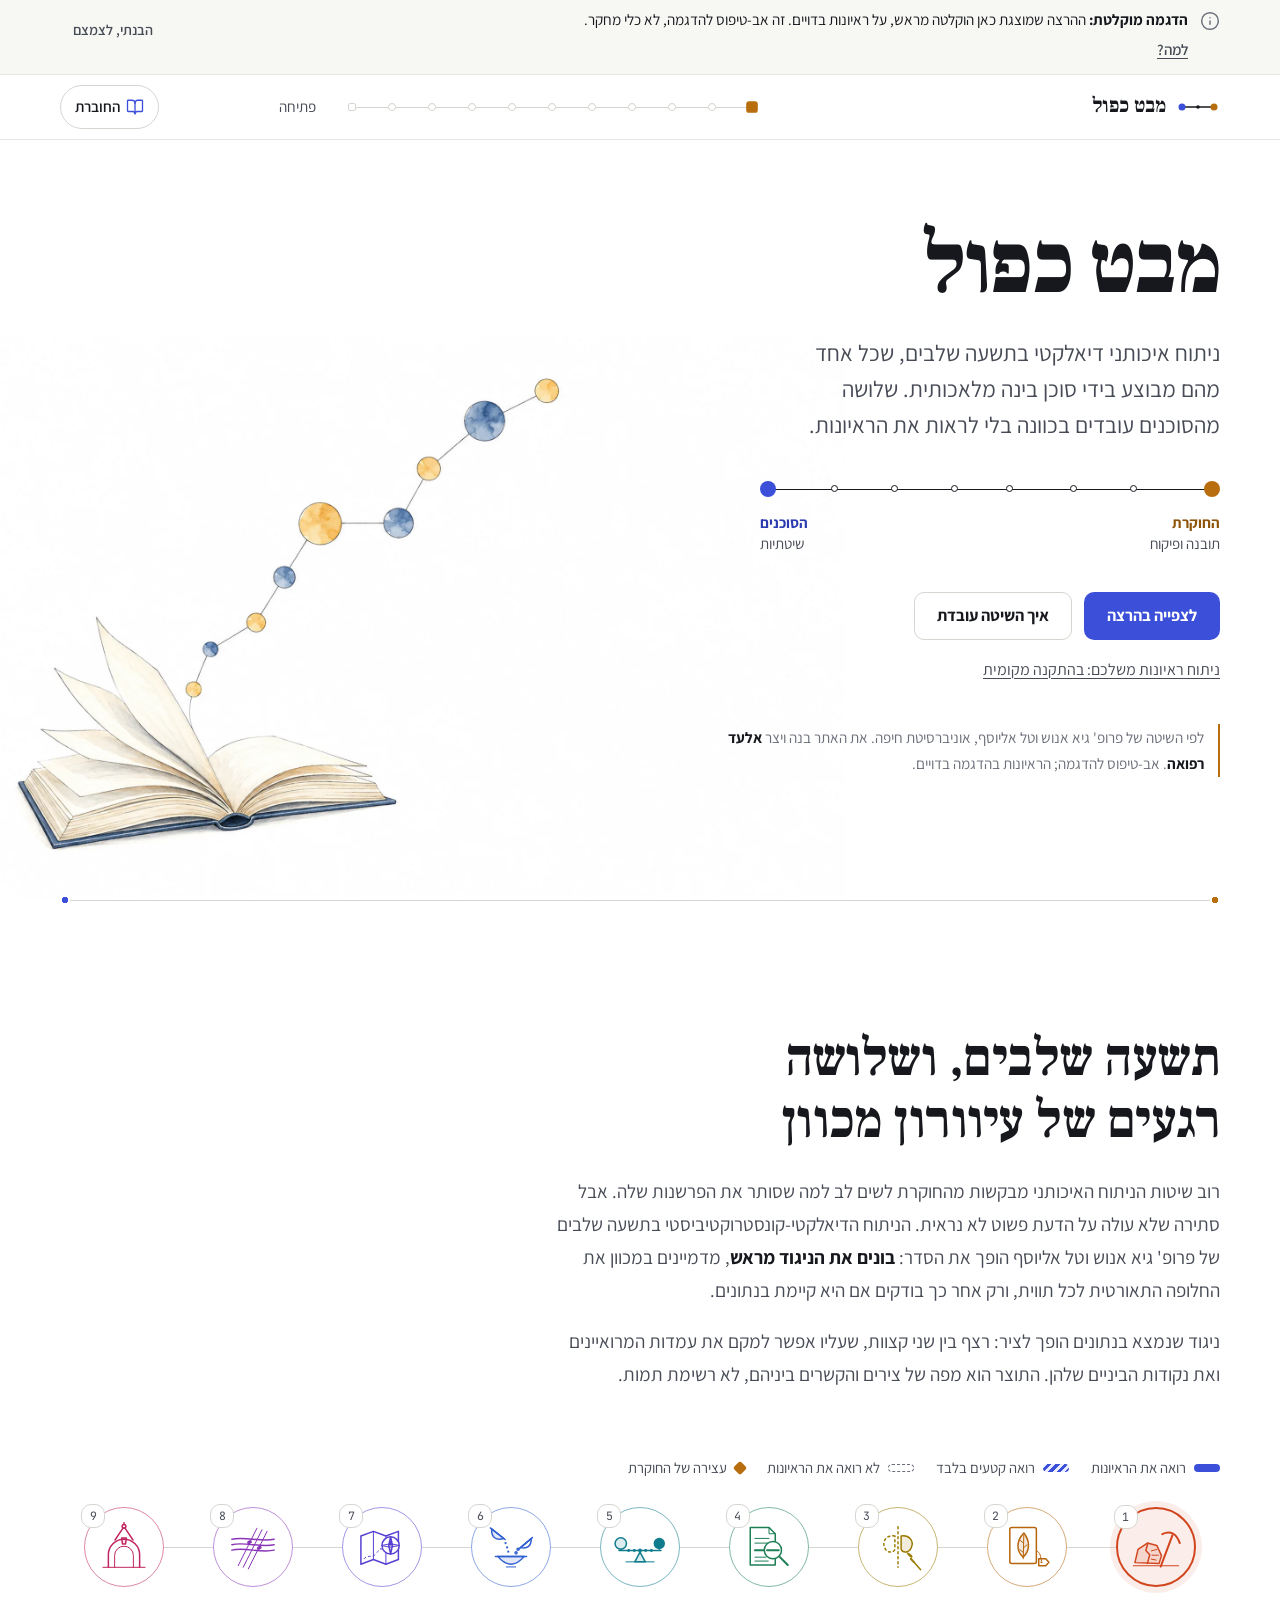
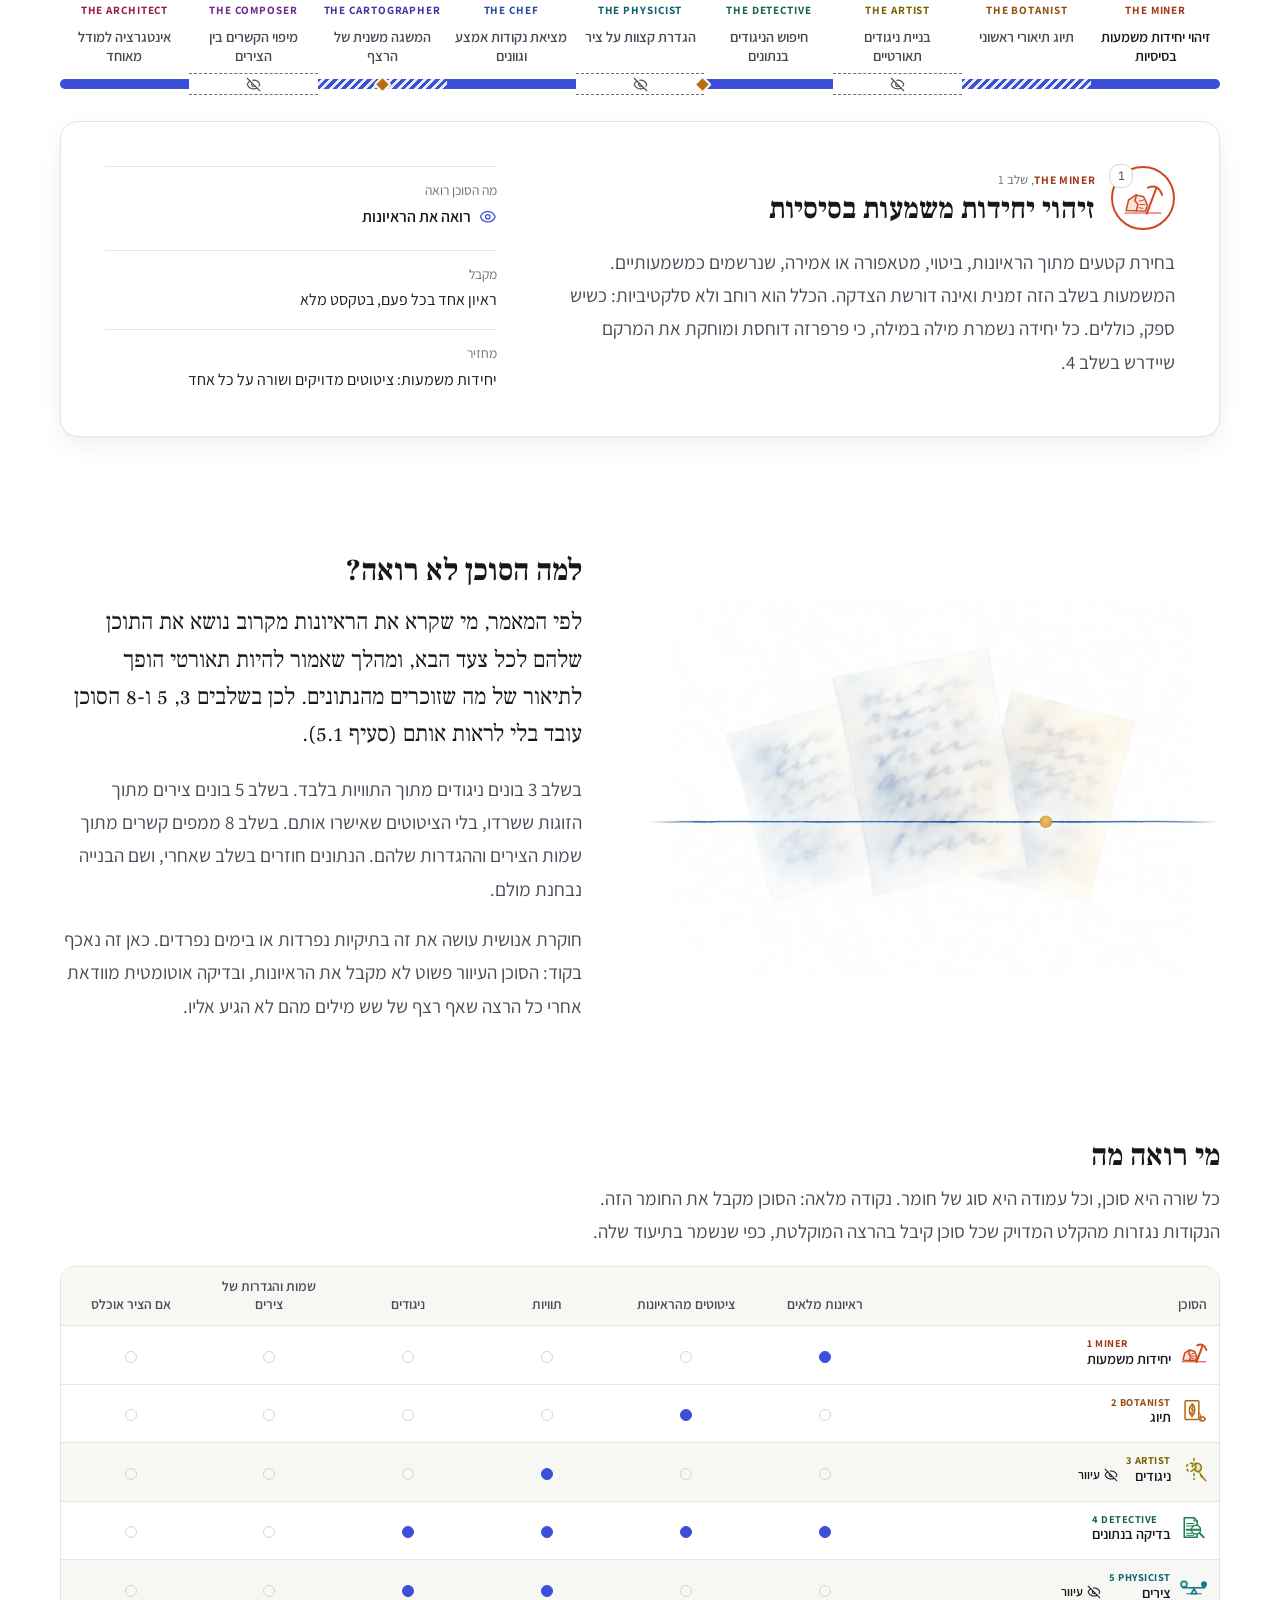
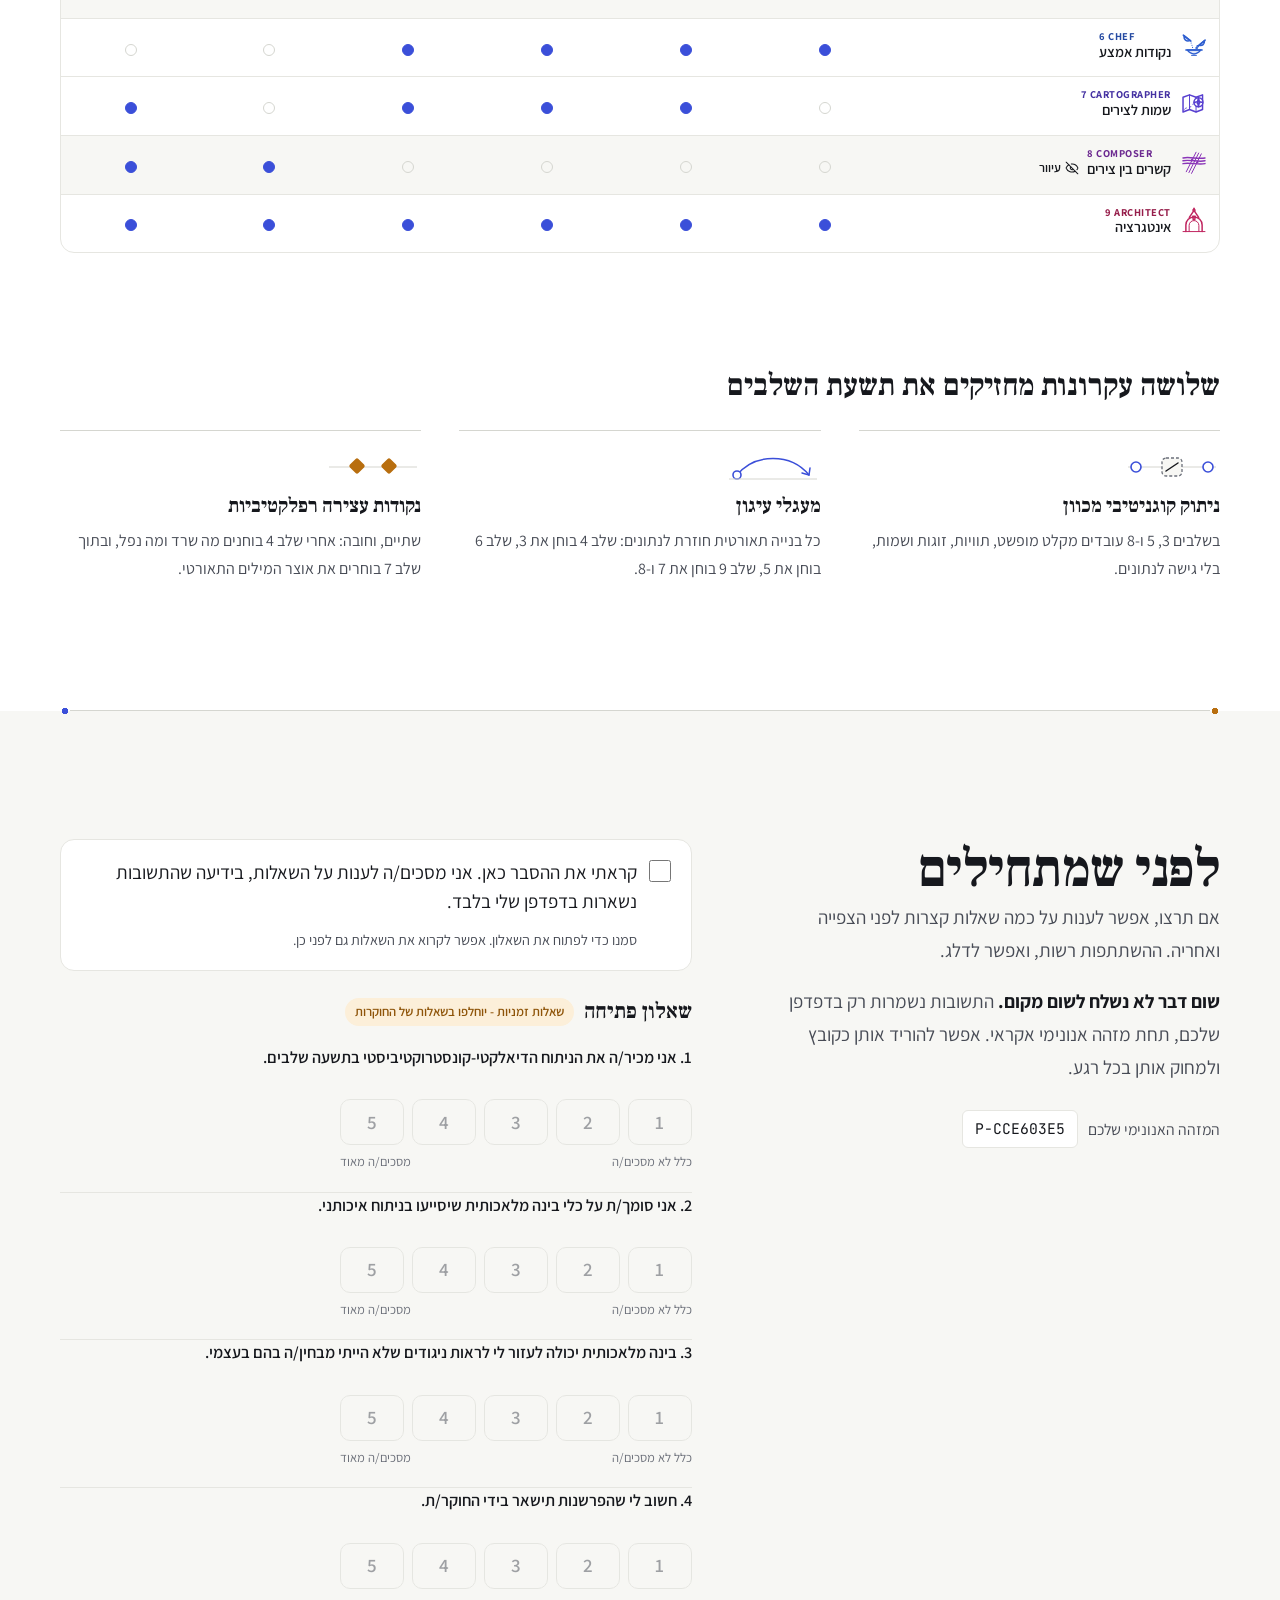
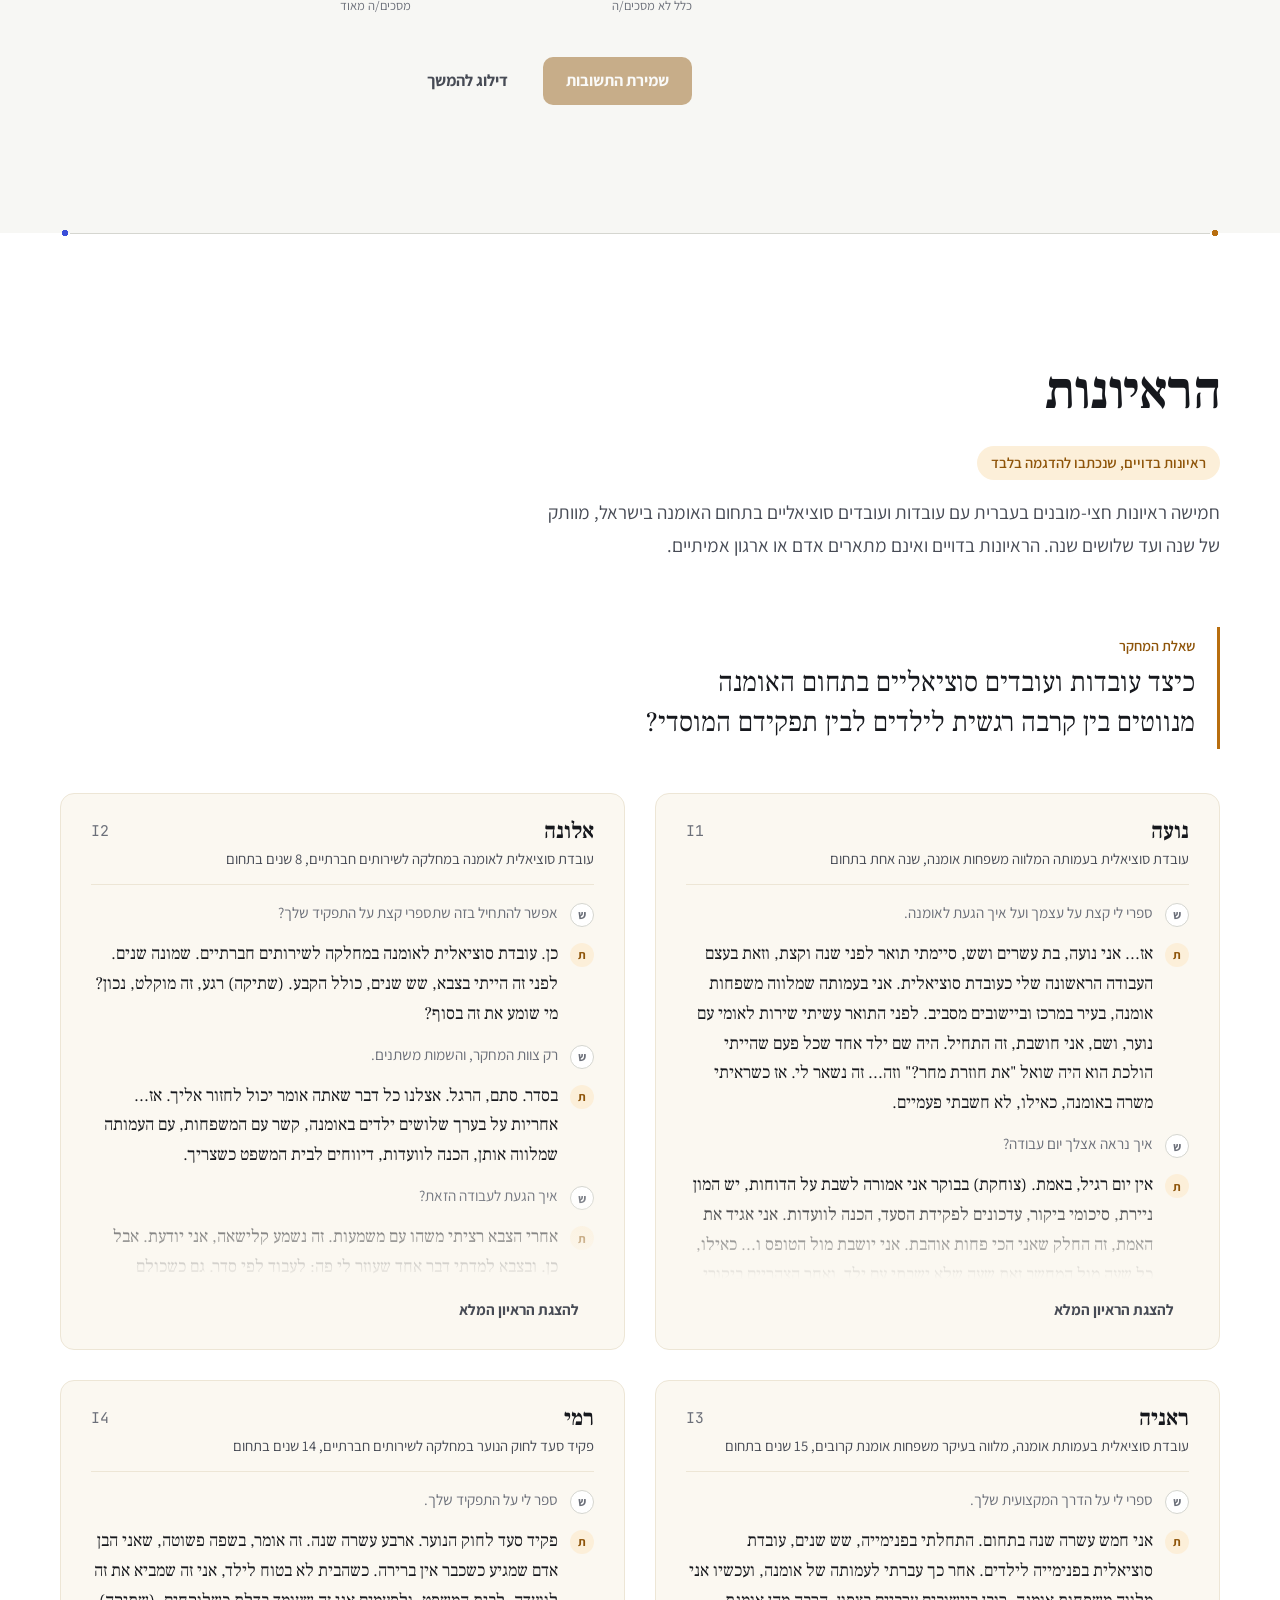
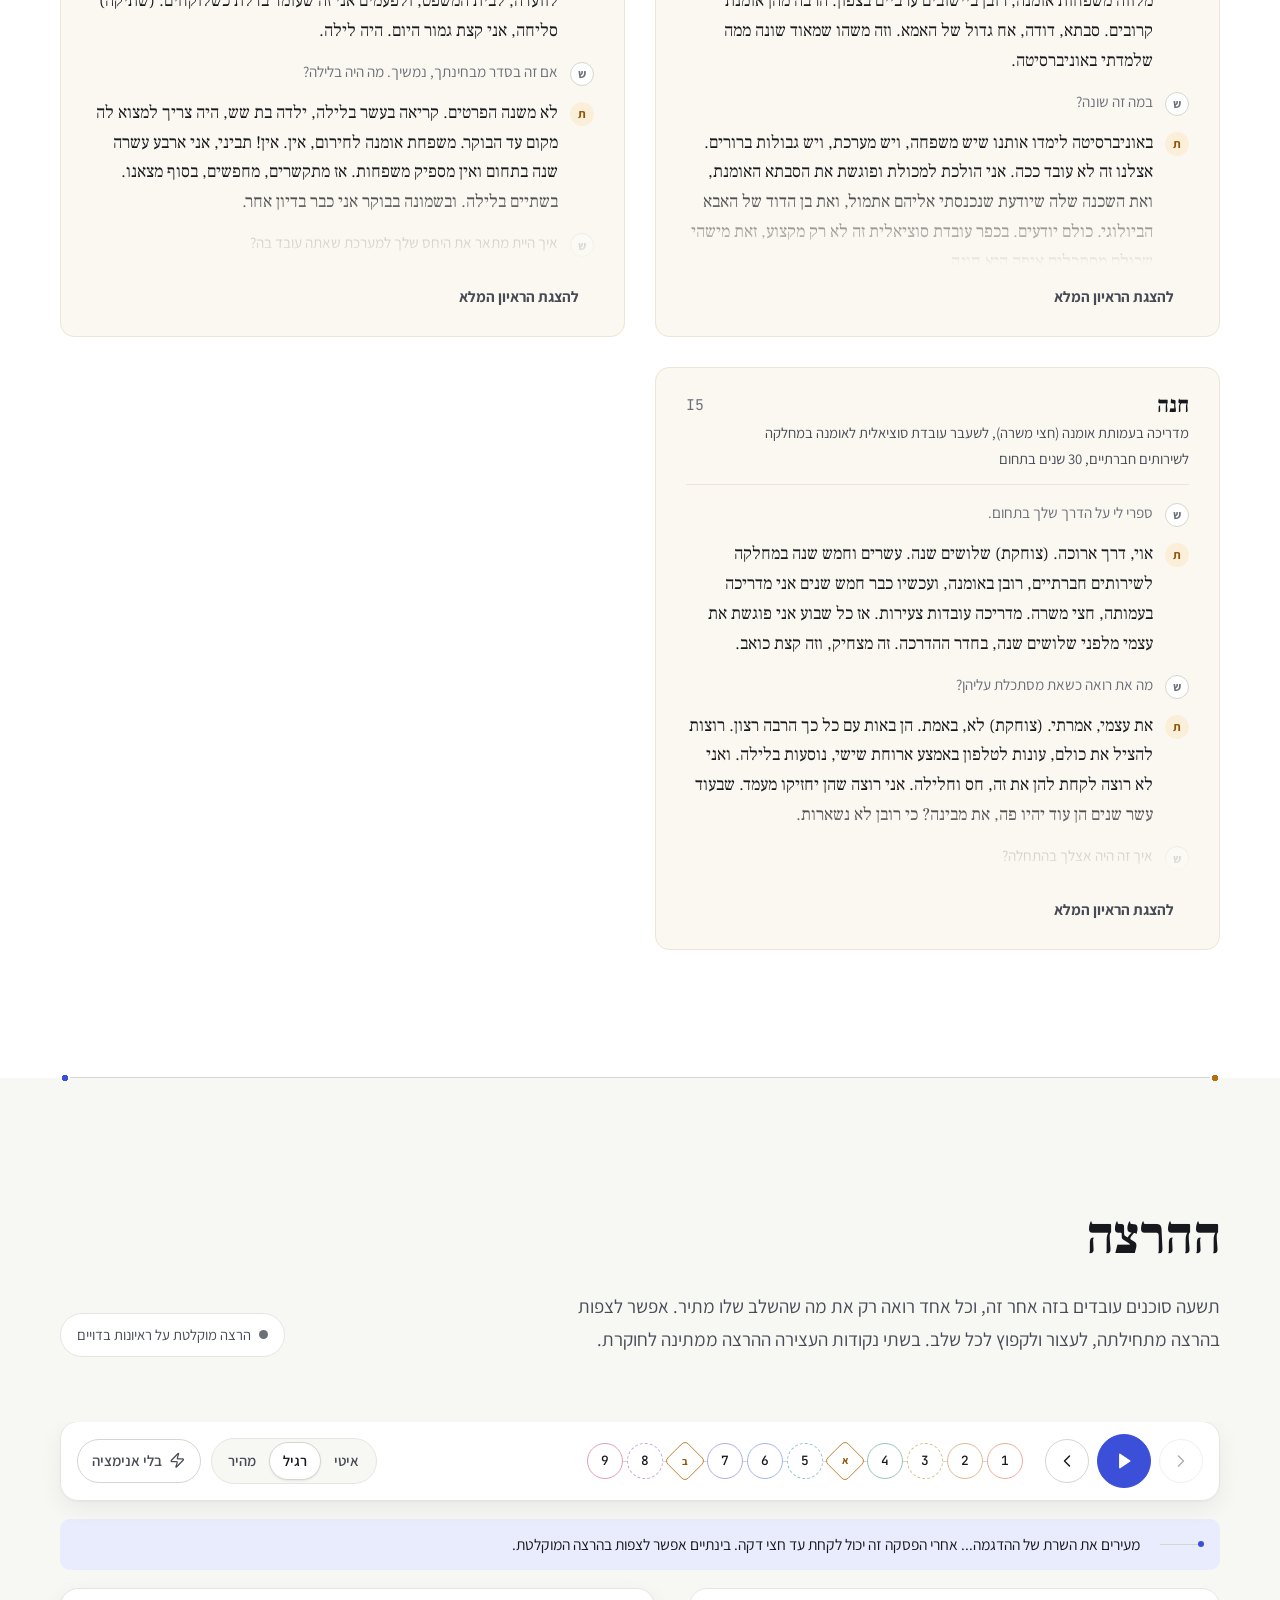
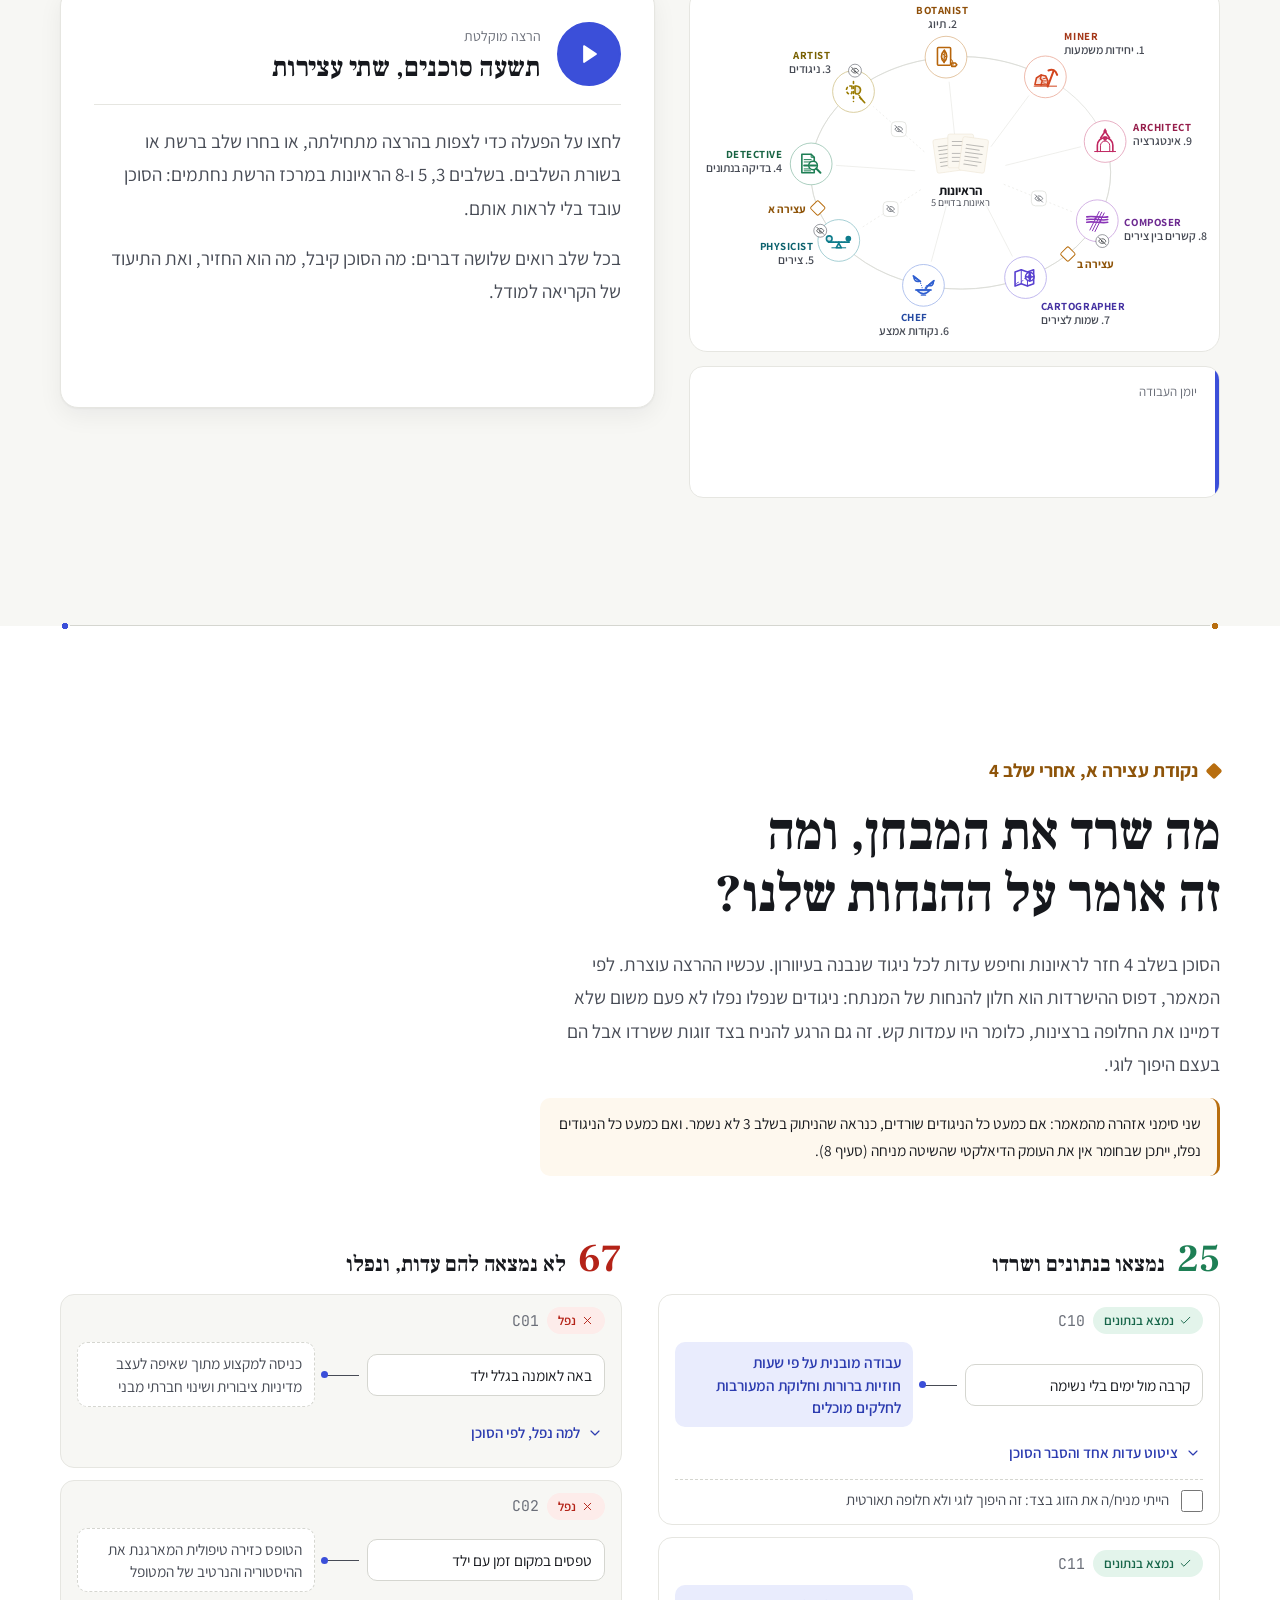
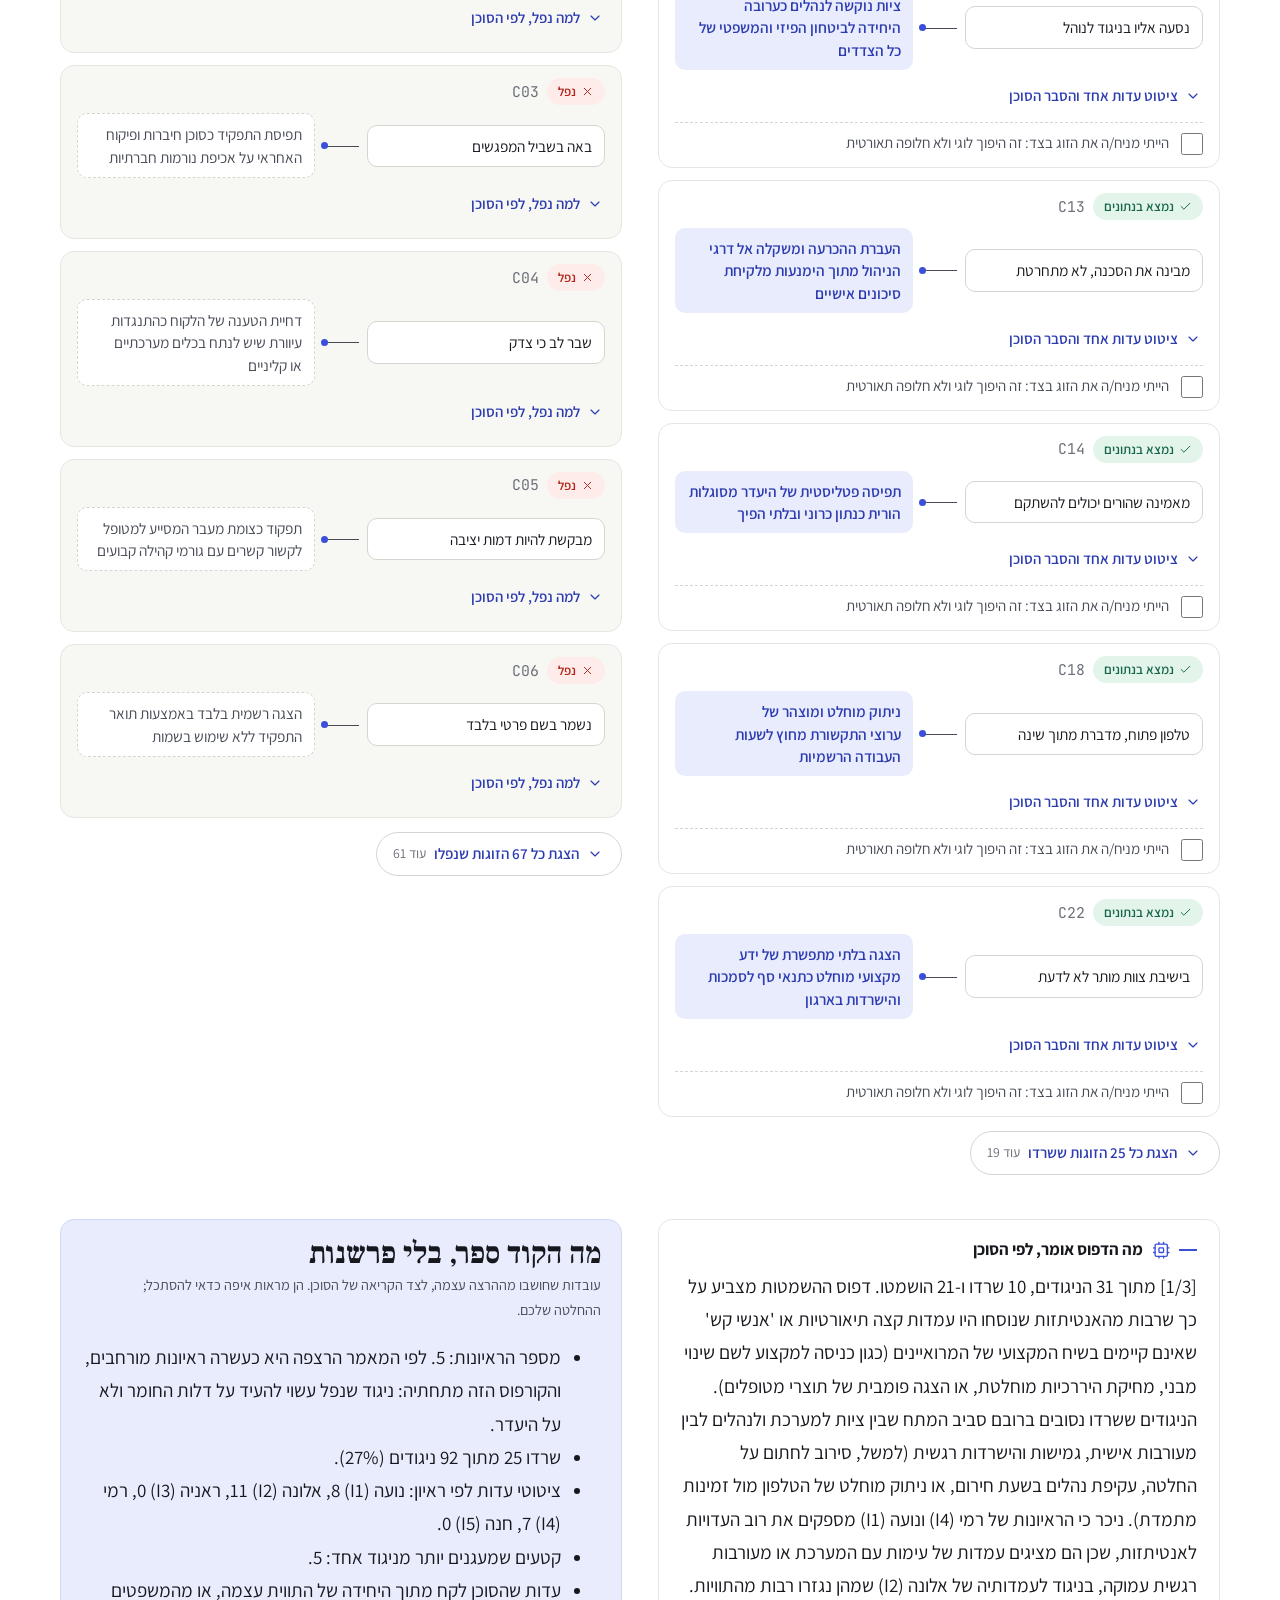
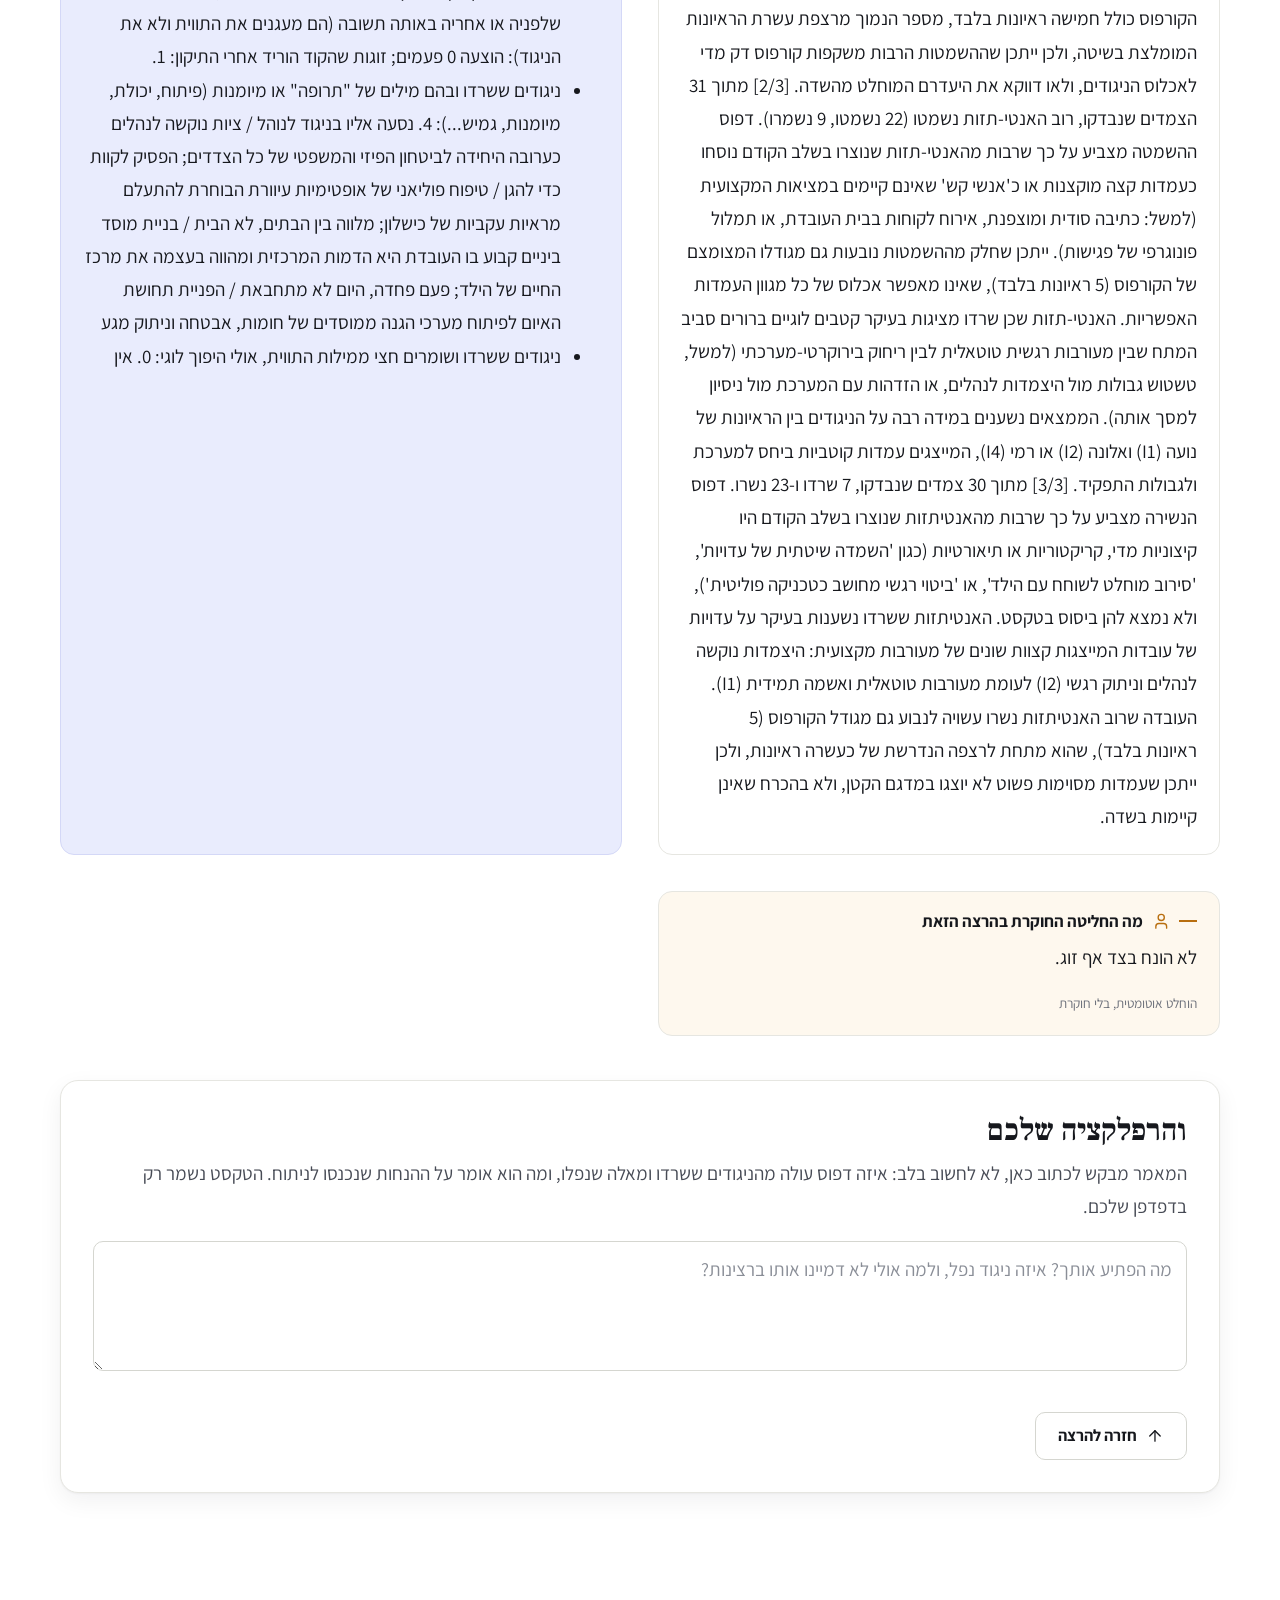
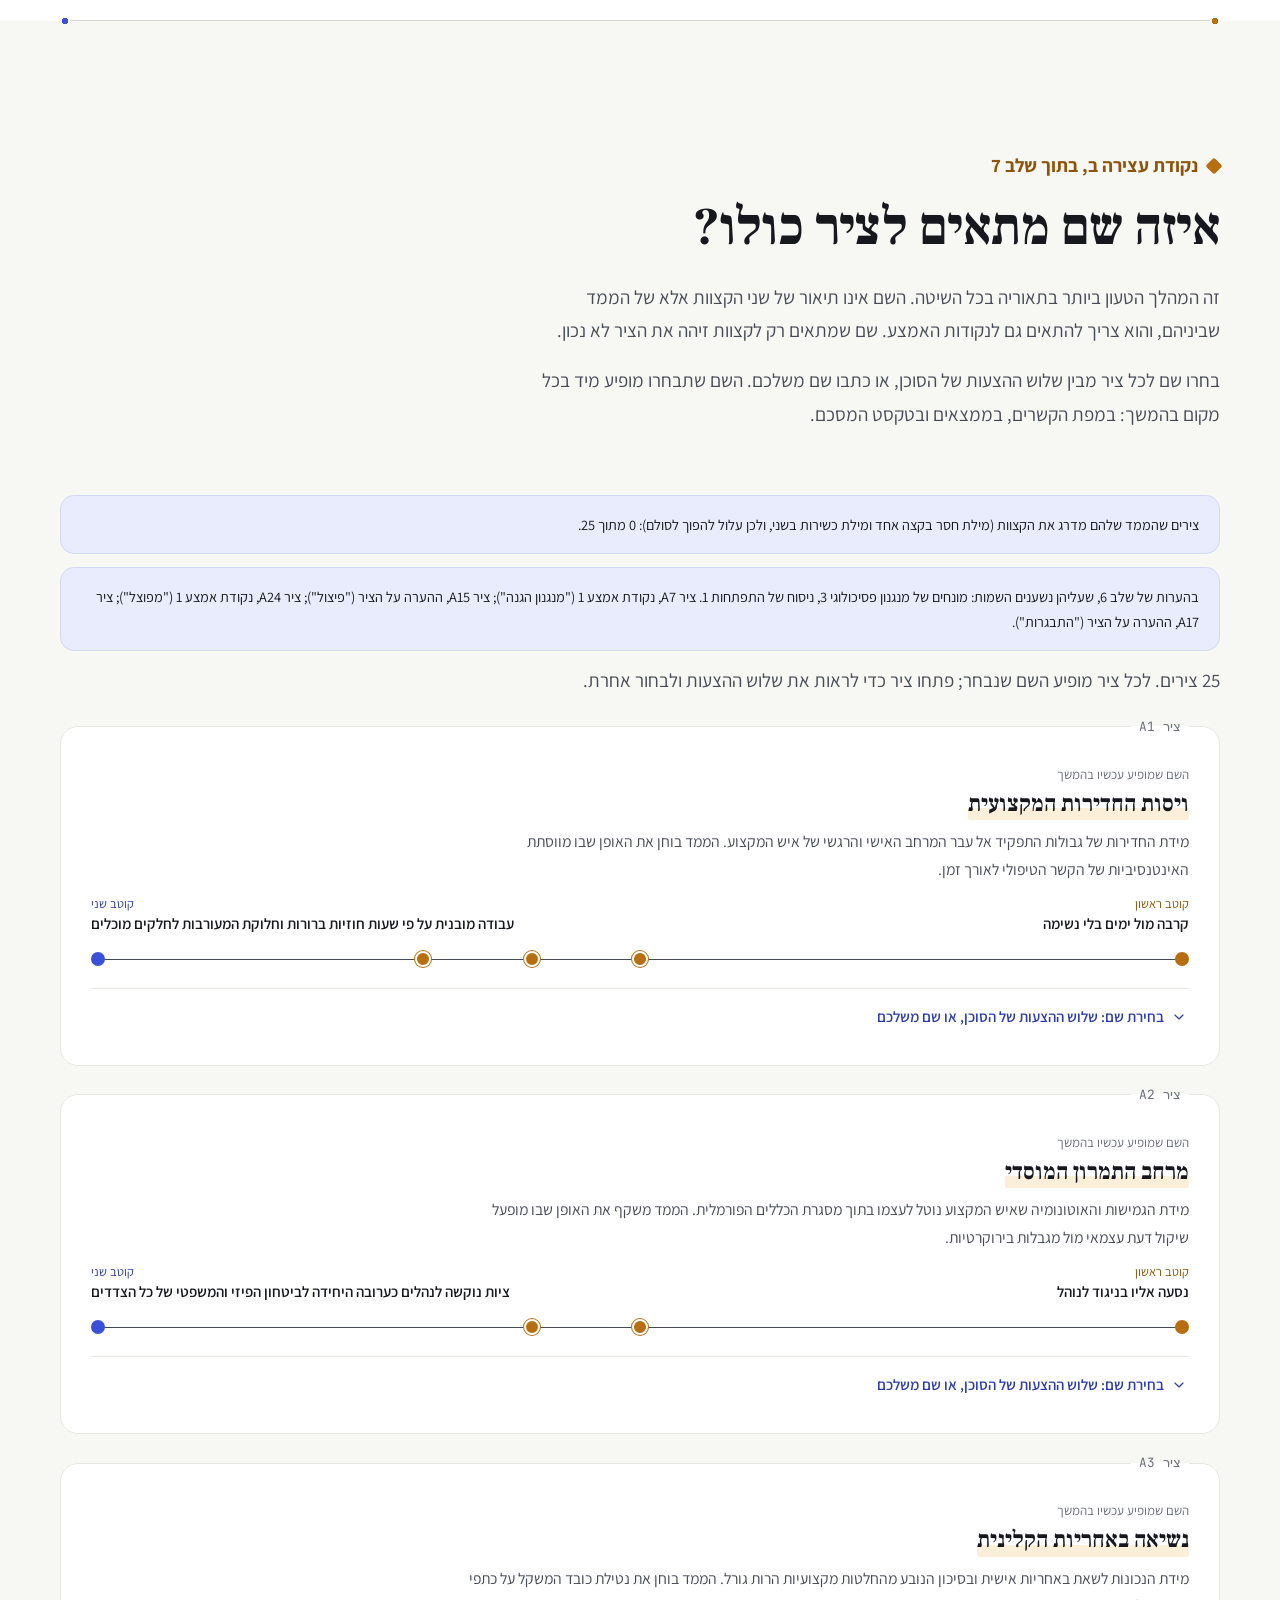
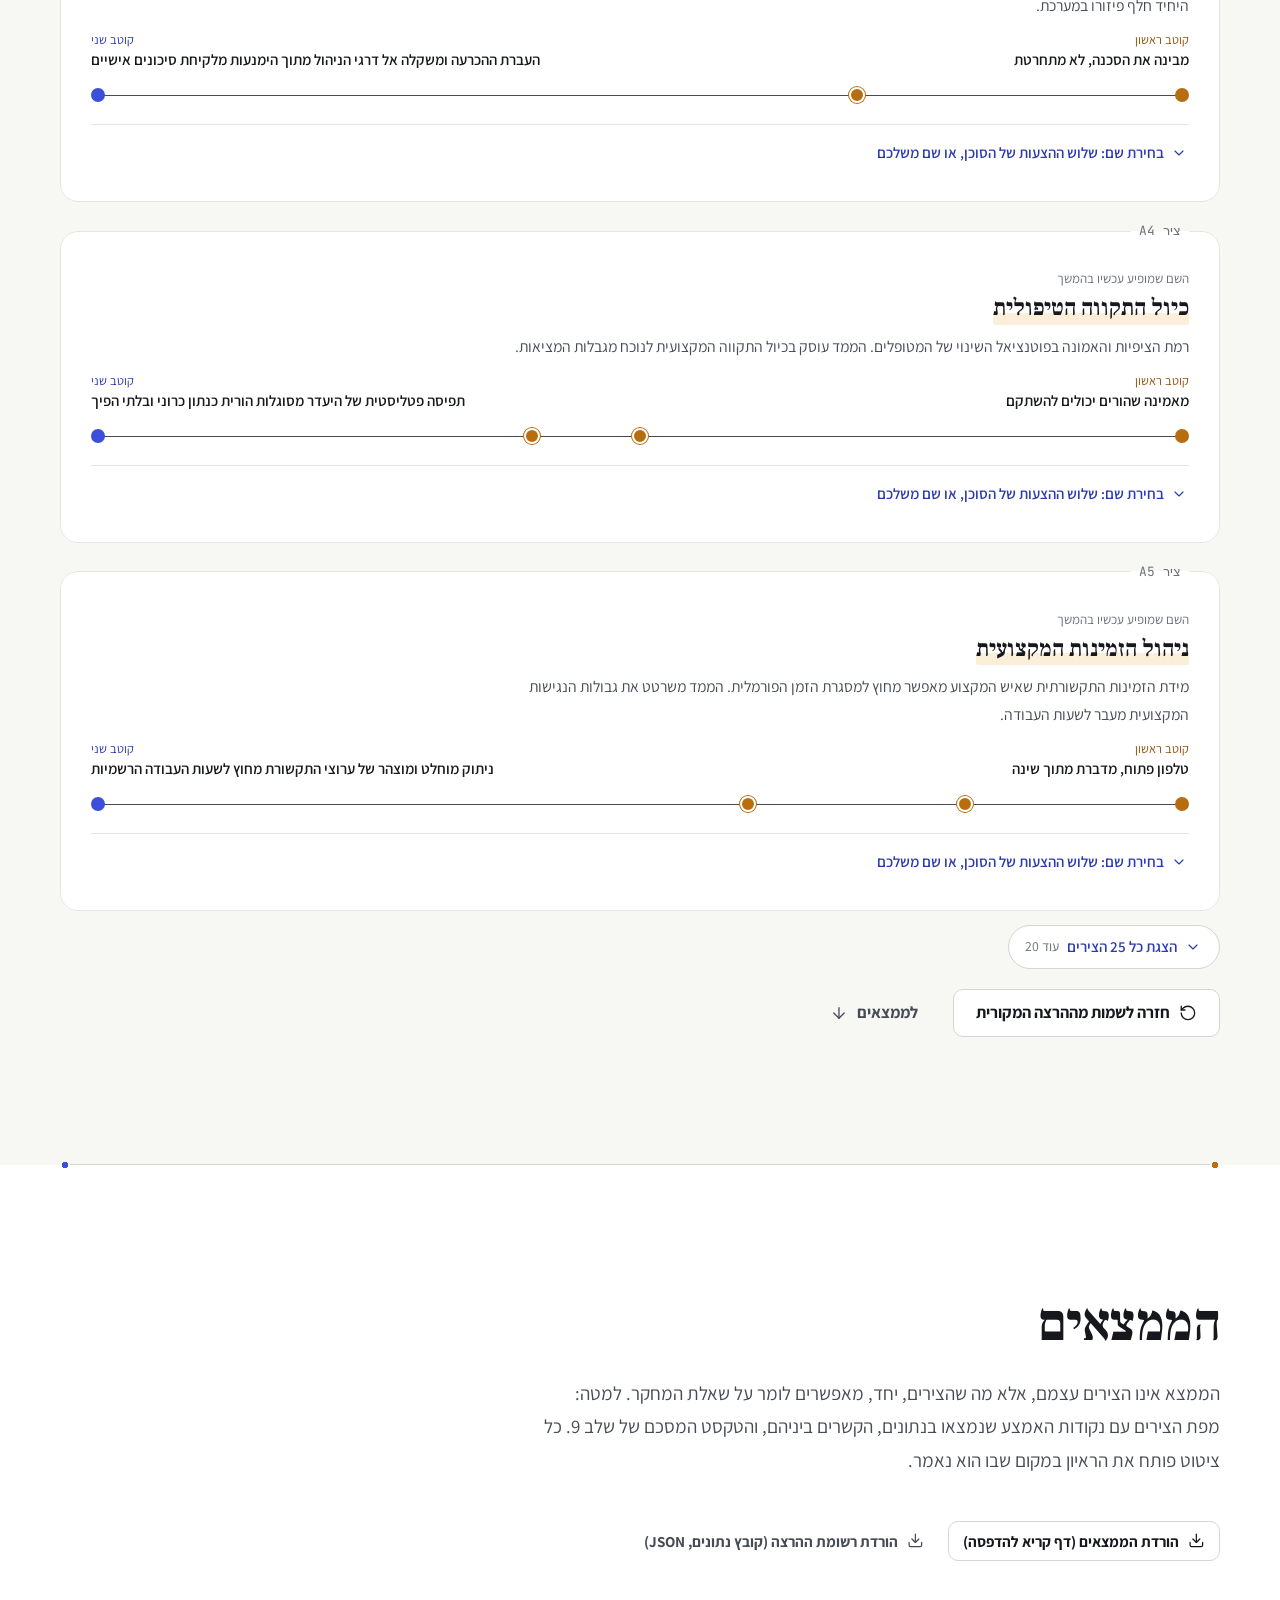
<file: index.html>
<!doctype html>
<html lang="he" dir="rtl">
<head>
  <meta charset="utf-8">
  <meta name="viewport" content="width=device-width, initial-scale=1">
  <title>מבט כפול | ניתוח איכותני דיאלקטי בתשעה שלבים</title>
  <meta name="description" content="אב-טיפוס: שיטת הניתוח הדיאלקטי-קונסטרוקטיביסטי של פרופ' גיא אנוש וטל אליוסף, כשכל שלב מבוצע בידי סוכן בינה מלאכותית ושלושה מהם עובדים בלי לראות את הראיונות.">
  <meta name="theme-color" content="#FFFFFF">
  <link rel="icon" href="data:image/svg+xml,%3Csvg xmlns='http://www.w3.org/2000/svg' viewBox='0 0 32 32'%3E%3Crect width='32' height='32' rx='8' fill='%23ffffff'/%3E%3Cpath d='M5 16h22' stroke='%2316181D' stroke-width='1.5'/%3E%3Ccircle cx='25' cy='16' r='3.5' fill='%23B86E0F'/%3E%3Ccircle cx='7' cy='16' r='3.5' fill='%233B4FD9'/%3E%3Ccircle cx='16' cy='16' r='2' fill='%2316181D'/%3E%3C/svg%3E">
  <link rel="preconnect" href="https://fonts.googleapis.com">
  <link rel="preconnect" href="https://fonts.gstatic.com" crossorigin>
  <link rel="stylesheet" href="https://fonts.googleapis.com/css2?family=Assistant:wght@400;500;600;700&family=Frank+Ruhl+Libre:wght@400;500;700;800&family=JetBrains+Mono:wght@400;500&display=swap">
  <link rel="stylesheet" href="css/tokens.css">
  <link rel="stylesheet" href="css/layout.css">
  <link rel="stylesheet" href="css/components.css">
  <link rel="stylesheet" href="css/run.css">
  <link rel="stylesheet" href="css/materials.css">
  <link rel="stylesheet" href="css/cloud.css">
  <script type="module" src="js/main.js"></script>
</head>
<body>
  <a class="skip-link" href="#main">דילוג לתוכן</a>

  <header class="topbar" id="topbar">
    <div class="demo-banner" id="demo-banner" hidden></div>
    <div class="topbar-inner">
      <a class="brand" href="#hero" aria-label="מבט כפול, חזרה לפתיחה">
        <svg class="brand-mark" viewBox="0 0 44 16" aria-hidden="true"><path d="M5 8h34"/><circle cx="38" cy="8" r="3.5" class="w"/><circle cx="6" cy="8" r="3.5" class="c"/><circle cx="22" cy="8" r="1.8" class="m"/></svg>
        <span>מבט כפול</span>
      </a>
      <nav class="progress" aria-label="חלקי האתר">
        <ol class="progress-axis" id="progress-axis"></ol>
        <p class="progress-current" id="progress-current" aria-hidden="true"></p>
      </nav>
      <a class="nav-booklet" id="nav-booklet" href="booklet.html"><span class="icon" data-icon="bookOpen"></span><span>החוברת</span></a>
    </div>
    <div class="topbar-fill" aria-hidden="true"></div>
  </header>

  <main id="main" tabindex="-1">

    <!-- 1. Hero -->
    <section class="hero" id="hero" aria-labelledby="hero-title" data-nav="פתיחה">
      <div class="hero-art" id="hero-art">
        <img class="hero-img" id="hero-img" src="assets/img/hero.webp" width="1920" height="1280" decoding="async" fetchpriority="high"
             alt="איור בדיו ובצבעי מים: ספר פתוח שמדפיו עולה שרשרת של תשעה עיגולים מחוברים, בכתום ובכחול">
        <svg class="hero-fallback" id="hero-fallback" viewBox="0 0 640 420" aria-hidden="true"></svg>
      </div>
      <div class="wrap hero-inner">
        <div class="hero-copy">
          <h1 id="hero-title" class="hero-title">מבט כפול</h1>
          <p class="hero-sub">ניתוח איכותני דיאלקטי בתשעה שלבים, שכל אחד מהם מבוצע בידי סוכן בינה מלאכותית. שלושה מהסוכנים עובדים בכוונה בלי לראות את הראיונות.</p>

          <figure class="hero-axis" aria-label="שני קצוות: החוקרת, תובנה ופיקוח; הסוכנים, שיטתיות">
            <div class="axis-line" aria-hidden="true">
              <span class="pole pole-warm"></span>
              <span class="pole pole-cool"></span>
              <span class="dot" style="--p:.18;--d:1"></span>
              <span class="dot" style="--p:.31;--d:2"></span>
              <span class="dot" style="--p:.45;--d:3"></span>
              <span class="dot" style="--p:.57;--d:4"></span>
              <span class="dot" style="--p:.7;--d:5"></span>
              <span class="dot" style="--p:.83;--d:6"></span>
            </div>
            <figcaption class="axis-poles">
              <span class="pl warm"><strong>החוקרת</strong> תובנה ופיקוח</span>
              <span class="pl cool"><strong>הסוכנים</strong> שיטתיות</span>
            </figcaption>
          </figure>

          <div class="hero-actions">
            <a class="btn btn-primary" href="#run-controls">לצפייה בהרצה</a>
            <a class="btn btn-ghost" href="#method">איך השיטה עובדת</a>
          </div>
          <p class="hero-own"><a href="#materials" id="hero-own-link">או לנתח ראיונות משלכם, על המחשב שלכם</a></p>

          <p class="hero-credit">לפי השיטה של פרופ' גיא אנוש וטל אליוסף, אוניברסיטת חיפה. את האתר בנה ויצר <strong>אלעד רפואה</strong>. אב-טיפוס להדגמה; הראיונות בהדגמה בדויים.</p>
        </div>
      </div>
    </section>

    <!-- 2. The method -->
    <section class="section method" id="method" aria-labelledby="method-title" data-nav="השיטה">
      <div class="wrap">
        <header class="section-head">
          <h2 id="method-title">תשעה שלבים, ושלושה רגעים של עיוורון מכוון</h2>
          <div class="prose">
            <p>רוב שיטות הניתוח האיכותני מבקשות מהחוקרת לשים לב למה שסותר את הפרשנות שלה. אבל סתירה שלא עולה על הדעת פשוט לא נראית. הניתוח הדיאלקטי-קונסטרוקטיביסטי בתשעה שלבים של פרופ' גיא אנוש וטל אליוסף הופך את הסדר: <strong>בונים את הניגוד מראש</strong>, מדמיינים במכוון את החלופה התאורטית לכל תווית, ורק אחר כך בודקים אם היא קיימת בנתונים.</p>
            <p>ניגוד שנמצא בנתונים הופך לציר: רצף בין שני קצוות, שעליו אפשר למקם את עמדות המרואיינים ואת נקודות הביניים שלהן. התוצר הוא מפה של צירים והקשרים ביניהם, לא רשימת תמות.</p>
          </div>
        </header>

        <div class="score" id="score">
          <div class="score-legend" aria-hidden="true">
            <span class="lg" data-sight="full">רואה את הראיונות</span>
            <span class="lg" data-sight="partial">רואה קטעים בלבד</span>
            <span class="lg" data-sight="none">לא רואה את הראיונות</span>
            <span class="lg" data-sight="human">עצירה של החוקרת</span>
          </div>
          <div class="score-tabs" role="tablist" aria-label="תשעת השלבים" id="score-tabs"></div>
          <div class="score-panel" role="tabpanel" id="score-panel" tabindex="0"></div>
        </div>

        <div class="blind-block" id="blind">
          <figure class="blind-figure" id="blind-figure">
            <img class="blind-img" id="blind-img" src="assets/img/blind.webp" width="1920" height="1280" loading="lazy" decoding="async"
                 alt="איור: דפי ראיון בכתב יד מאחורי זכוכית חלבית, כך שאי אפשר לקרוא אותם; קו כחול דק חוצה לפניהם ועליו נקודה כתומה">
            <div class="sealed sealed-art" aria-hidden="true">
              <div class="sealed-docs"><span class="doc"></span><span class="doc"></span><span class="doc"></span></div>
              <div class="sealed-glass"></div>
            </div>
          </figure>
          <div class="blind-text">
            <h3>למה הסוכן לא רואה?</h3>
            <p class="blind-lead">לפי המאמר, מי שקרא את הראיונות מקרוב נושא את התוכן שלהם לכל צעד הבא, ומהלך שאמור להיות תאורטי הופך לתיאור של מה שזוכרים מהנתונים. לכן בשלבים 3, 5 ו-8 הסוכן עובד בלי לראות אותם (סעיף 5.1).</p>
            <div class="prose">
              <p>בשלב 3 בונים ניגודים מתוך התוויות בלבד. בשלב 5 בונים צירים מתוך הזוגות ששרדו, בלי הציטוטים שאישרו אותם. בשלב 8 ממפים קשרים מתוך שמות הצירים וההגדרות שלהם. הנתונים חוזרים בשלב שאחרי, ושם הבנייה נבחנת מולם.</p>
              <p>חוקרת אנושית עושה את זה בתיקיות נפרדות או בימים נפרדים. כאן זה נאכף בקוד: הסוכן העיוור פשוט לא מקבל את הראיונות, ובדיקה אוטומטית מוודאת אחרי כל הרצה שאף רצף של שש מילים מהם לא הגיע אליו.</p>
            </div>
          </div>
        </div>

        <div class="matrix-block">
          <div class="matrix-head">
            <h3 id="matrix-title">מי רואה מה</h3>
            <p class="muted">כל שורה היא סוכן, וכל עמודה היא סוג של חומר. נקודה מלאה: הסוכן מקבל את החומר הזה. <span id="matrix-source"></span></p>
          </div>
          <div class="table-scroll" role="region" aria-labelledby="matrix-title" tabindex="0">
            <table class="matrix" id="sight-matrix"></table>
          </div>
        </div>

        <div class="principles">
          <h3 class="principles-title">שלושה עקרונות מחזיקים את תשעת השלבים</h3>
          <ol class="principles-list">
            <li>
              <svg class="p-glyph" viewBox="0 0 96 28" aria-hidden="true"><path d="M4 14h88" class="g-line"/><circle cx="12" cy="14" r="5" class="g-cool"/><rect x="38" y="5" width="20" height="18" rx="4" class="g-sealed"/><path d="M42 18l12-8" class="g-slash"/><circle cx="84" cy="14" r="5" class="g-cool"/></svg>
              <h4>ניתוק קוגניטיבי מכוון</h4>
              <p>בשלבים 3, 5 ו-8 עובדים מקלט מופשט, תוויות, זוגות ושמות, בלי גישה לנתונים.</p>
            </li>
            <li>
              <svg class="p-glyph" viewBox="0 0 96 28" aria-hidden="true"><path d="M12 22 C 30 0, 66 0, 84 22" class="g-arc"/><path d="M77 20l7 2 1-7" class="g-arc"/><circle cx="12" cy="22" r="4" class="g-cool"/><path d="M4 26h88" class="g-line"/></svg>
              <h4>מעגלי עיגון</h4>
              <p>כל בנייה תאורטית חוזרת לנתונים: שלב 4 בוחן את 3, שלב 6 בוחן את 5, שלב 9 בוחן את 7 ו-8.</p>
            </li>
            <li>
              <svg class="p-glyph" viewBox="0 0 96 28" aria-hidden="true"><path d="M4 14h88" class="g-line"/><rect x="26" y="7" width="12" height="12" rx="2" class="g-warm" transform="rotate(45 32 13)"/><rect x="58" y="7" width="12" height="12" rx="2" class="g-warm" transform="rotate(45 64 13)"/></svg>
              <h4>נקודות עצירה רפלקטיביות</h4>
              <p>שתיים, וחובה: אחרי שלב 4 בוחנים מה שרד ומה נפל, ובתוך שלב 7 בוחרים את אוצר המילים התאורטי.</p>
            </li>
          </ol>
        </div>
      </div>
    </section>

    <!-- 3. Consent + pre-questionnaire -->
    <section class="section consent" id="consent" aria-labelledby="consent-title" data-nav="לפני שמתחילים">
      <div class="wrap two-col">
        <div class="col-text">
          <h2 id="consent-title">לפני שמתחילים</h2>
          <div class="prose">
            <p>אם תרצו, אפשר לענות על כמה שאלות קצרות לפני הצפייה ואחריה. ההשתתפות רשות, ואפשר לדלג.</p>
            <p><strong>שום דבר לא נשלח לשום מקום.</strong> התשובות נשמרות רק בדפדפן שלכם, תחת מזהה אנונימי אקראי. אפשר להוריד אותן כקובץ ולמחוק אותן בכל רגע.</p>
          </div>
          <p class="pid">המזהה האנונימי שלכם <bdi class="mono" id="pid">...</bdi></p>
        </div>
        <div class="col-form">
          <form class="survey" id="pre-form" novalidate>
            <div class="consent-box">
              <label class="check">
                <input type="checkbox" id="consent-check" name="consent" aria-describedby="consent-hint">
                <span>קראתי את ההסבר כאן. אני מסכים/ה לענות על השאלות, בידיעה שהתשובות נשארות בדפדפן שלי בלבד.</span>
              </label>
              <p class="consent-hint" id="consent-hint">סמנו כדי לפתוח את השאלון. אפשר לקרוא את השאלות גם לפני כן.</p>
            </div>
            <fieldset class="survey-items" id="pre-items" disabled>
              <legend>שאלון פתיחה <span class="temp-badge">שאלות זמניות - יוחלפו בשאלות של החוקרות</span></legend>
            </fieldset>
            <div class="form-actions">
              <button type="submit" class="btn btn-warm" id="pre-save" disabled>שמירת התשובות</button>
              <a class="btn btn-quiet" href="#corpus">דילוג להמשך</a>
              <p class="form-status" id="pre-status" role="status"></p>
            </div>
          </form>
        </div>
      </div>
    </section>

    <!-- 4. The corpus -->
    <section class="section corpus" id="corpus" aria-labelledby="corpus-title" data-nav="הראיונות">
      <div class="wrap">
        <header class="section-head">
          <h2 id="corpus-title">הראיונות</h2>
          <div class="prose">
            <p class="invented-note" id="corpus-invented"></p>
            <p id="corpus-description"></p>
          </div>
        </header>
        <div class="rq">
          <p class="rq-label">שאלת המחקר</p>
          <p class="rq-text" id="corpus-rq"></p>
        </div>
        <div class="corpus-docs" id="corpus-docs"></div>
      </div>
    </section>

    <!-- 5. The run -->
    <section class="section run" id="run" aria-labelledby="run-title" data-nav="ההרצה">
      <div class="wrap">
        <header class="section-head run-head">
          <div>
            <h2 id="run-title">ההרצה</h2>
            <div class="prose">
              <p>תשעה סוכנים עובדים בזה אחר זה, וכל אחד רואה רק את מה שהשלב שלו מתיר. אפשר לצפות בהרצה מתחילתה, לעצור ולקפוץ לכל שלב. בשתי נקודות העצירה ההרצה ממתינה לחוקרת.</p>
            </div>
          </div>
          <p class="source-chip" id="source-chip"></p>
        </header>
        <p class="fixture-banner" id="fixture-banner" hidden><span class="icon" data-icon="info"></span><span></span></p>

        <div class="run-controls" id="run-controls" role="group" aria-label="שליטה בהרצה">
          <div class="rc-group rc-transport">
            <button type="button" class="icon-btn" id="rc-prev" aria-label="לשלב הקודם"><span class="icon" data-icon="chevronRight"></span></button>
            <button type="button" class="icon-btn icon-btn-main" id="rc-play" aria-label="הפעלה"><span class="icon" data-icon="play"></span></button>
            <button type="button" class="icon-btn" id="rc-next" aria-label="לשלב הבא"><span class="icon" data-icon="chevronLeft"></span></button>
          </div>
          <ol class="rc-steps" id="rc-steps" aria-label="קפיצה לשלב"></ol>
          <details class="rc-more" id="rc-more" open>
            <summary class="chip-btn rc-more-summary" id="rc-more-summary">אפשרויות</summary>
            <div class="rc-group rc-options">
              <div class="seg" role="radiogroup" aria-label="מהירות" id="rc-speed">
                <button type="button" role="radio" aria-checked="false" data-speed="0.5">איטי</button>
                <button type="button" role="radio" aria-checked="true" data-speed="1">רגיל</button>
                <button type="button" role="radio" aria-checked="false" data-speed="2">מהיר</button>
              </div>
              <button type="button" class="chip-btn" id="rc-skip" aria-pressed="false"><span class="icon" data-icon="zap"></span>בלי אנימציה</button>
              <button type="button" class="chip-btn live-btn" id="rc-live" hidden><span class="icon" data-icon="radio"></span>הרצה חיה של ההדגמה</button>
            </div>
          </details>
        </div>
        <div class="live-status" id="live-status" role="status" hidden></div>

        <div class="run-stage">
          <div class="run-side">
            <div class="network-wrap" id="network-wrap">
              <svg class="network" id="network" viewBox="0 0 800 640" role="group" aria-label="רשת תשעת הסוכנים סביב ארכיון הראיונות"></svg>
            </div>
            <div class="log" id="log" aria-hidden="true">
              <div class="log-head"><span>יומן העבודה</span><span class="log-agent" id="log-agent"></span></div>
              <div class="log-body" id="log-body"></div>
            </div>
          </div>
          <div class="run-panel" id="run-panel" tabindex="-1"></div>
        </div>
      </div>
    </section>

    <!-- 6. Checkpoint A -->
    <section class="section checkpoint" id="checkpoint-a" aria-labelledby="cpa-title" data-nav="עצירה א">
      <div class="wrap">
        <header class="section-head">
          <p class="cp-mark"><span class="cp-diamond" aria-hidden="true"></span>נקודת עצירה א, אחרי שלב 4</p>
          <h2 id="cpa-title">מה שרד את המבחן, ומה זה אומר על ההנחות שלנו?</h2>
          <div class="prose">
            <p>הסוכן בשלב 4 חזר לראיונות וחיפש עדות לכל ניגוד שנבנה בעיוורון. עכשיו ההרצה עוצרת. לפי המאמר, דפוס ההישרדות הוא חלון להנחות של המנתח: ניגודים שנפלו נפלו לא פעם משום שלא דמיינו את החלופה ברצינות, כלומר היו עמדות קש. זה גם הרגע להניח בצד זוגות ששרדו אבל הם בעצם היפוך לוגי.</p>
            <p class="cp-warning">שני סימני אזהרה מהמאמר: אם כמעט כל הניגודים שורדים, כנראה שהניתוק בשלב 3 לא נשמר. ואם כמעט כל הניגודים נפלו, ייתכן שבחומר אין את העומק הדיאלקטי שהשיטה מניחה (סעיף 8).</p>
          </div>
        </header>
        <div id="cpa-body"></div>
      </div>
    </section>

    <!-- 7. Checkpoint B -->
    <section class="section checkpoint" id="checkpoint-b" aria-labelledby="cpb-title" data-nav="עצירה ב">
      <div class="wrap">
        <header class="section-head">
          <p class="cp-mark"><span class="cp-diamond" aria-hidden="true"></span>נקודת עצירה ב, בתוך שלב 7</p>
          <h2 id="cpb-title">איזה שם מתאים לציר כולו?</h2>
          <div class="prose">
            <p>זה המהלך הטעון ביותר בתאוריה בכל השיטה. השם אינו תיאור של שני הקצוות אלא של הממד שביניהם, והוא צריך להתאים גם לנקודות האמצע. שם שמתאים רק לקצוות זיהה את הציר לא נכון.</p>
            <p>בחרו שם לכל ציר מבין שלוש ההצעות של הסוכן, או כתבו שם משלכם. השם שתבחרו מופיע מיד בכל מקום בהמשך: במפת הקשרים, בממצאים ובטקסט המסכם.</p>
          </div>
        </header>
        <div id="cpb-body"></div>
      </div>
    </section>

    <!-- 8. Findings -->
    <section class="section findings" id="findings" aria-labelledby="findings-title" data-nav="הממצאים">
      <div class="wrap">
        <header class="section-head">
          <h2 id="findings-title">הממצאים</h2>
          <div class="prose">
            <p>הממצא אינו הצירים עצמם, אלא מה שהצירים, יחד, מאפשרים לומר על שאלת המחקר. למטה: מפת הצירים עם נקודות האמצע שנמצאו בנתונים, הקשרים ביניהם, והטקסט המסכם של שלב 9. כל ציטוט פותח את הראיון במקום שבו הוא נאמר.</p>
          </div>
        </header>
        <div class="findings-actions" id="findings-actions"></div>
        <div class="axis-map" id="axis-map"></div>
        <div class="relations" id="relations"></div>
        <article class="manuscript" id="manuscript" aria-label="הטקסט המסכם של שלב 9"></article>
      </div>
    </section>

    <!-- 9. Post-questionnaire -->
    <section class="section post" id="post" aria-labelledby="post-title" data-nav="אחרי הצפייה">
      <div class="wrap two-col">
        <div class="col-text">
          <h2 id="post-title">אחרי הצפייה</h2>
          <div class="prose">
            <p>אותן שאלות, ועוד שתיים. גם כאן הכול נשאר בדפדפן שלכם בלבד.</p>
          </div>
          <div class="data-actions">
            <button type="button" class="btn btn-ghost" id="download-json"><span class="icon" data-icon="download"></span>הורדת כל התשובות (קובץ נתונים, JSON)</button>
            <button type="button" class="btn btn-quiet" id="clear-data"><span class="icon" data-icon="trash"></span><span class="lbl">מחיקת התשובות מהדפדפן</span></button>
            <p class="form-status" id="data-status" role="status"></p>
          </div>
        </div>
        <div class="col-form">
          <form class="survey" id="post-form" novalidate>
            <fieldset class="survey-items" id="post-items">
              <legend>שאלון סיום <span class="temp-badge">שאלות זמניות - יוחלפו בשאלות של החוקרות</span></legend>
            </fieldset>
            <div class="form-actions">
              <button type="submit" class="btn btn-warm" id="post-save">שמירת התשובות</button>
              <p class="form-status" id="post-status" role="status"></p>
            </div>
          </form>
        </div>
      </div>
    </section>

    <!-- 10. Your own materials (ARCHITECTURE 5.3) -->
    <section class="section materials" id="materials" aria-labelledby="materials-title" data-nav="החומרים שלכם">
      <div class="wrap">
        <header class="section-head">
          <h2 id="materials-title">החומרים שלכם</h2>
          <div class="prose">
            <p id="materials-lead">אותם תשעה סוכנים ואותן שתי עצירות, על ראיונות שלכם. הטקסטים עוברים רק דרך שרת שרץ על המחשב שלכם, אל ספק המודל שמופיע על המסך, ונשמרים רק אצלכם עד שתמחקו אותם.</p>
          </div>
        </header>
        <div id="materials-body"></div>
        <p class="sr-only" id="mat-announce" aria-live="polite"></p>
      </div>
    </section>

    <!-- 11. Under the hood -->
    <section class="section hood" id="hood" aria-labelledby="hood-title" data-nav="מאחורי הקלעים">
      <div class="wrap">
        <header class="section-head">
          <h2 id="hood-title">מאחורי הקלעים</h2>
          <div class="prose">
            <p>המאמר רואה בשרשרת הקלטים והפלטים את מסלול הביקורת של השיטה: אפשר לזהות בדיוק איפה נכנסה כל פרשנות. כאן המכונה מתעדת אותו. כל קריאה למודל נרשמת עם המודל, טביעת האצבע של ההנחיה שקיבל, האם ראה נתונים, משך הזמן ומספר הניסיונות. אחרי ההרצה שלוש בדיקות אוטומטיות בודקות אותה מחדש.</p>
          </div>
        </header>
        <div class="run-meta" id="run-meta"></div>
        <h3 class="hood-h">תיעוד כל קריאה למודל</h3>
        <div class="table-scroll" id="prov-table-wrap"></div>
        <p class="hood-sub prov-explain" id="prov-explain"></p>
        <h3 class="hood-h">בדיקות אוטומטיות</h3>
        <div class="gates" id="gates"></div>
        <h3 class="hood-h">ההנחיות שהסוכנים קיבלו: שמות וטביעות אצבע</h3>
        <p class="hood-sub">ההנחיה לכל קריאה מורכבת משלוש שכבות לפי הסדר: שכבה כללית שאף שלב אינו יכול להסיר, שכבת השלב, ושכבת המחקר. ההנחיות מוחזקות בשרת, והדפדפן אינו יכול לשנות אותן. כאן מופיעים שם כל שכבה וטביעת האצבע שלה. הטקסט המלא של כל הנחיה נמצא <a href="booklet.html">בחוברת</a>, שנפתחת בקוד גישה, ולידו אותה טביעת אצבע: כך אפשר לוודא שכל סוכן קיבל בדיוק את ההנחיה שבחוברת.</p>
        <div class="prompts" id="prompts"></div>
      </div>
    </section>
  </main>

  <footer class="footer">
    <div class="wrap footer-grid">
      <div class="footer-about">
        <p class="footer-brand">
          <svg class="brand-mark" viewBox="0 0 44 16" aria-hidden="true"><path d="M5 8h34"/><circle cx="38" cy="8" r="3.5" class="w"/><circle cx="6" cy="8" r="3.5" class="c"/><circle cx="22" cy="8" r="1.8" class="m"/></svg>
          מבט כפול
        </p>
        <p>פרופ' גיא אנוש וטל אליוסף, אוניברסיטת חיפה. השיטה: ניתוח דיאלקטי-קונסטרוקטיביסטי בתשעה שלבים. המאמר על השיטה טרם פורסם.</p>
        <p>את האתר ואת תשעת הסוכנים שבו בנה ויצר <strong>אלעד רפואה</strong>.</p>
        <p>זהו אב-טיפוס. הראיונות בהדגמה בדויים ואין בהם מידע על אנשים אמיתיים. שום תשובה לשאלונים אינה נשלחת.</p>
      </div>
      <div class="footer-a11y">
        <h2 class="footer-h" id="a11y">הצהרת נגישות</h2>
        <p>האתר נבנה בשאיפה לעמוד בתקן הישראלי 5568 (WCAG 2.0 ברמה AA): ניווט מלא במקלדת, סימון פוקוס גלוי, ניגודיות מספקת, טקסט חלופי לאיורים, הודעות לקוראי מסך על מעבר בין שלבים, וכבוד להגדרת הפחתת תנועה.</p>
        <p>זהו אב-טיפוס שעדיין לא עבר בדיקת נגישות מלאה. ההצהרה עודכנה ב-30 בספטמבר 2026.</p>
        <p class="a11y-pending" id="a11y-pending">פרטי רכז/ת הנגישות ודרך לפנות בנושאי נגישות עדיין חסרים כאן. הם יתווספו לפני פרסום רחב של האתר.</p>
      </div>
    </div>
  </footer>

  <dialog class="reader" id="reader" aria-labelledby="reader-title">
    <div class="reader-head">
      <h2 id="reader-title">ראיון</h2>
      <button type="button" class="icon-btn" id="reader-close" aria-label="סגירה"><span class="icon" data-icon="x"></span></button>
    </div>
    <div class="reader-tabs" role="tablist" aria-label="בחירת ראיון" id="reader-tabs"></div>
    <p class="reader-note" id="reader-note" role="status"></p>
    <div class="reader-body" id="reader-body" role="tabpanel" tabindex="0"></div>
  </dialog>

  <div class="sr-only" aria-live="polite" id="live-region"></div>
  <noscript><p class="noscript">האתר צריך JavaScript כדי להציג את ההרצה.</p></noscript>
</body>
</html>
</file>
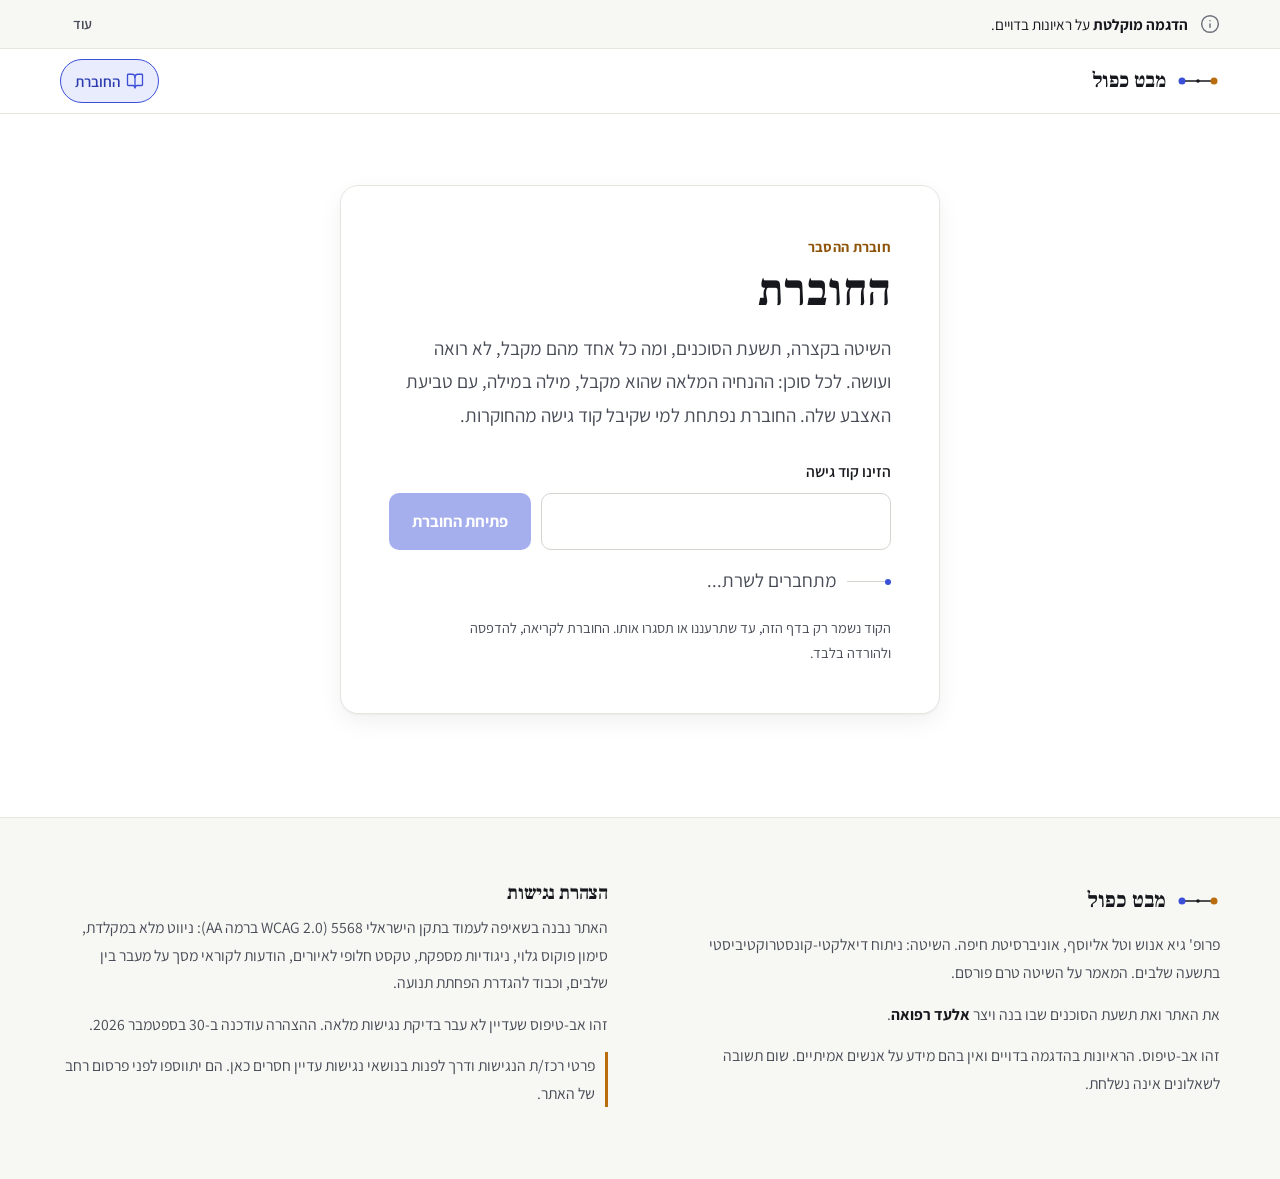
<file: booklet.html>
<!doctype html>
<html lang="he" dir="rtl">
<head>
  <meta charset="utf-8">
  <meta name="viewport" content="width=device-width, initial-scale=1">
  <title>החוברת | מבט כפול</title>
  <meta name="description" content="חוברת ההסבר של מבט כפול: השיטה בקצרה, תשעת הסוכנים, וההנחיות המלאות שכל סוכן מקבל. נפתחת בקוד גישה.">
  <meta name="robots" content="noindex">
  <meta name="theme-color" content="#FFFFFF">
  <link rel="icon" href="data:image/svg+xml,%3Csvg xmlns='http://www.w3.org/2000/svg' viewBox='0 0 32 32'%3E%3Crect width='32' height='32' rx='8' fill='%23ffffff'/%3E%3Cpath d='M5 16h22' stroke='%2316181D' stroke-width='1.5'/%3E%3Ccircle cx='25' cy='16' r='3.5' fill='%23B86E0F'/%3E%3Ccircle cx='7' cy='16' r='3.5' fill='%233B4FD9'/%3E%3Ccircle cx='16' cy='16' r='2' fill='%2316181D'/%3E%3C/svg%3E">
  <link rel="preconnect" href="https://fonts.googleapis.com">
  <link rel="preconnect" href="https://fonts.gstatic.com" crossorigin>
  <link rel="stylesheet" href="https://fonts.googleapis.com/css2?family=Assistant:wght@400;500;600;700&family=Frank+Ruhl+Libre:wght@400;500;700;800&family=JetBrains+Mono:wght@400;500&display=swap">
  <link rel="stylesheet" href="css/tokens.css">
  <link rel="stylesheet" href="css/layout.css">
  <link rel="stylesheet" href="css/components.css">
  <link rel="stylesheet" href="css/cloud.css">
  <link rel="stylesheet" href="css/booklet.css">
  <script type="module" src="js/booklet.js"></script>
</head>
<body class="booklet-page">
  <a class="skip-link" href="#main">דילוג לתוכן</a>

  <header class="topbar" id="topbar">
    <div class="demo-banner" id="demo-banner" hidden></div>
    <div class="topbar-inner">
      <a class="brand" href="./" aria-label="מבט כפול, חזרה לאתר">
        <svg class="brand-mark" viewBox="0 0 44 16" aria-hidden="true"><path d="M5 8h34"/><circle cx="38" cy="8" r="3.5" class="w"/><circle cx="6" cy="8" r="3.5" class="c"/><circle cx="22" cy="8" r="1.8" class="m"/></svg>
        <span>מבט כפול</span>
      </a>
      <span class="bk-top-spacer"></span>
      <a class="nav-booklet" href="booklet.html" aria-current="page"><span class="icon" data-icon="bookOpen"></span><span>החוברת</span></a>
    </div>
  </header>

  <main id="main" class="bk-main" tabindex="-1">
    <!-- The code screen. The booklet itself comes from the server (POST /api/booklet), never from this site's files. -->
    <section class="bk-gate wrap" id="bk-gate" aria-labelledby="bk-gate-title">
      <div class="bk-gate-card">
        <p class="bk-kicker">חוברת ההסבר</p>
        <h1 id="bk-gate-title">החוברת</h1>
        <p class="bk-gate-lead">השיטה בקצרה, תשעת הסוכנים, ומה כל אחד מהם מקבל, לא רואה ועושה. לכל סוכן: ההנחיה המלאה שהוא מקבל, מילה במילה, עם טביעת האצבע שלה. החוברת נפתחת למי שקיבל קוד גישה מהחוקרות.</p>
        <form class="bk-form" id="bk-form" novalidate>
          <label class="field-label" for="bk-code">הזינו קוד גישה</label>
          <div class="bk-form-row">
            <input class="tx bk-code" id="bk-code" name="booklet-code" type="password" autocomplete="off" spellcheck="false" maxlength="200" dir="ltr" required aria-describedby="bk-status">
            <button type="submit" class="btn btn-primary" id="bk-open">פתיחת החוברת</button>
          </div>
          <p class="bk-status" id="bk-status" role="status" aria-live="polite"></p>
          <p class="bk-note small muted" id="bk-code-note">הקוד נשמר רק בלשונית הזאת, עד שתסגרו אותה. החוברת לקריאה, להדפסה ולהורדה בלבד.</p>
        </form>
      </div>
    </section>

    <!-- The booklet, once opened -->
    <div class="bk-doc" id="bk-doc" hidden>
      <div class="bk-toolbar wrap" id="bk-toolbar" role="group" aria-label="פעולות על החוברת">
        <button type="button" class="btn btn-ghost btn-sm" id="bk-print"><span class="icon" data-icon="printer"></span>הדפסה</button>
        <button type="button" class="btn btn-ghost btn-sm" id="bk-docx" hidden><span class="icon" data-icon="download"></span>הורדה כקובץ Word</button>
        <button type="button" class="btn btn-quiet btn-sm" id="bk-lock"><span class="icon" data-icon="lock"></span>נעילת החוברת</button>
        <p class="bk-tool-status" id="bk-tool-status" role="status" aria-live="polite"></p>
      </div>
      <div class="bk-layout wrap">
        <nav class="bk-toc" id="bk-toc" aria-labelledby="bk-toc-title"></nav>
        <article class="bk-body" id="bk-body"></article>
      </div>
    </div>
  </main>

  <footer class="footer">
    <div class="wrap footer-grid">
      <div class="footer-about">
        <p class="footer-brand">
          <svg class="brand-mark" viewBox="0 0 44 16" aria-hidden="true"><path d="M5 8h34"/><circle cx="38" cy="8" r="3.5" class="w"/><circle cx="6" cy="8" r="3.5" class="c"/><circle cx="22" cy="8" r="1.8" class="m"/></svg>
          מבט כפול
        </p>
        <p>פרופ' גיא אנוש וטל אליוסף, אוניברסיטת חיפה. השיטה: ניתוח דיאלקטי-קונסטרוקטיביסטי בתשעה שלבים. המאמר על השיטה טרם פורסם.</p>
        <p>את האתר ואת תשעת הסוכנים שבו בנה ויצר <strong>אלעד רפואה</strong>.</p>
        <p>זהו אב-טיפוס. הראיונות בהדגמה בדויים ואין בהם מידע על אנשים אמיתיים. שום תשובה לשאלונים אינה נשלחת.</p>
      </div>
      <div class="footer-a11y">
        <h2 class="footer-h" id="a11y">הצהרת נגישות</h2>
        <p>האתר נבנה בשאיפה לעמוד בתקן הישראלי 5568 (WCAG 2.0 ברמה AA): ניווט מלא במקלדת, סימון פוקוס גלוי, ניגודיות מספקת, טקסט חלופי לאיורים, הודעות לקוראי מסך על מעבר בין שלבים, וכבוד להגדרת הפחתת תנועה.</p>
        <p>זהו אב-טיפוס שעדיין לא עבר בדיקת נגישות מלאה. ההצהרה עודכנה ב-30 בספטמבר 2026.</p>
        <p class="a11y-pending" id="a11y-pending">פרטי רכז/ת הנגישות ודרך לפנות בנושאי נגישות עדיין חסרים כאן. הם יתווספו לפני פרסום רחב של האתר.</p>
      </div>
    </div>
  </footer>

  <div class="sr-only" aria-live="polite" id="live-region"></div>
  <noscript><p class="noscript">החוברת צריכה JavaScript כדי להיפתח.</p></noscript>
</body>
</html>
</file>
<file: css/tokens.css>
/* Design tokens and base. docs/DESIGN.md (v2, light) is binding. */
:root {
  --bg: #FFFFFF;
  --bg-soft: #F7F7F4;
  --bg-tint: #F2F4FB;
  --paper: #FBF8F1;
  --paper-line: #EDE6D6;
  --line: #E6E6E1;
  --line-2: #D5D6D0;
  --text: #16181D;
  --text-2: #474B55;
  --text-3: #6B6F79;
  --warm: #B86E0F;
  --warm-ink: #8E5409;
  --warm-soft: #FCEFD9;
  --warm-wash: #FEF8EE;
  --cool: #3B4FD9;
  --cool-ink: #2C3CB0;
  --cool-soft: #E9ECFD;
  --ok: #1E7F55;
  --ok-soft: #E3F4EB;
  --danger: #B42318;
  --danger-soft: #FDECEA;

  --a1: #D2461F; --a2: #B7650B; --a3: #9A7B00; --a4: #1E7F55; --a5: #0E7C8C;
  --a6: #2F5FD0; --a7: #5840D0; --a8: #8A35B8; --a9: #C02660;

  /* four corner radii, one system: chips and fragments, controls, cards (DESIGN.md --radius), large panels */
  --radius-xs: 6px;
  --radius-sm: 10px;
  --radius: 14px;
  --radius-lg: 18px;
  --radius-pill: 999px;
  --shadow: 0 1px 2px rgba(22, 24, 29, .04), 0 8px 24px rgba(22, 24, 29, .06);
  --shadow-lift: 0 2px 4px rgba(22, 24, 29, .05), 0 16px 40px rgba(22, 24, 29, .09);
  --ease: cubic-bezier(0.16, 1, 0.3, 1);

  --f-display: "Frank Ruhl Libre", "David", "Times New Roman", serif;
  --f-body: "Assistant", "Segoe UI", "Arial Hebrew", Arial, sans-serif;
  --f-mono: "JetBrains Mono", ui-monospace, "Cascadia Mono", Consolas, monospace;

  --fs-body: 19px;
  --wrap: 1160px;
  --read: 680px;
  --gutter: clamp(16px, 4vw, 40px);
  --topbar-h: 64px;
  /* the demo banner inside the fixed top bar (site/js/banner.js sets it); --head-h is what the fixed header covers */
  --banner-h: 0px;
  --head-h: calc(var(--topbar-h) + var(--banner-h));
  --section-pad: clamp(72px, 10vw, 150px);

  --z-sticky: 10;
  --z-topbar: 30;

  color-scheme: light;
}

@media (max-width: 767px) {
  :root { --fs-body: 17px; --topbar-h: 56px; }
}

*, *::before, *::after { box-sizing: border-box; }

html {
  scroll-behavior: smooth;
  scroll-padding-top: calc(var(--head-h) + 24px);
  -webkit-text-size-adjust: 100%;
  text-size-adjust: 100%;
  background: var(--bg);
}

body {
  margin: 0;
  background: var(--bg);
  color: var(--text);
  font-family: var(--f-body);
  font-size: var(--fs-body);
  line-height: 1.75;
  overflow-x: hidden;
  -webkit-font-smoothing: antialiased;
  text-rendering: optimizeLegibility;
}

img, svg { display: block; max-width: 100%; }
button, input, textarea, select { font: inherit; color: inherit; }
button { cursor: pointer; }
button:disabled { cursor: not-allowed; }
a { color: var(--cool); text-underline-offset: 3px; text-decoration-thickness: 1px; }
a:hover { color: var(--cool-ink); }

h1, h2, h3, h4, h5 {
  font-family: var(--f-display);
  line-height: 1.18;
  margin: 0;
  font-weight: 700;
  color: var(--text);
}
h2 { font-size: clamp(2.1rem, 1.4rem + 2.4vw, 3.3rem); font-weight: 700; letter-spacing: -0.01em; }
h3 { font-size: clamp(1.45rem, 1.2rem + .9vw, 1.9rem); }
h4 { font-size: 1.2rem; }
h5 { font-size: 1.05rem; }
p { margin: 0 0 .9em; }
p:last-child { margin-bottom: 0; }
strong { font-weight: 700; color: var(--text); }
/* no lone last words on display lines; calmer rag in running text */
h1, h2, h3, h4, .hero-sub, .rq-text, .pn-head h3 { text-wrap: balance; }
p, li { text-wrap: pretty; }

/* The English persona names (THE MINER ...), one style everywhere: tracked caps in the agent's ink.
   (SVG labels in the network have their own sizes in run.css.) */
:is(span, bdi).persona {
  font-family: var(--f-body);
  font-weight: 700;
  font-size: .72rem;
  letter-spacing: .06em;
  direction: ltr;
  unicode-bidi: isolate;
  color: color-mix(in srgb, var(--hue, var(--text-3)) 78%, #000);
}

.mono, code, kbd, .id {
  font-family: var(--f-mono);
  font-size: .78em;
  letter-spacing: 0;
  direction: ltr;
  unicode-bidi: isolate;
}
.id { color: var(--text-3); font-weight: 400; }

:focus-visible {
  outline: 2px solid var(--cool);
  outline-offset: 2px;
  border-radius: var(--radius-xs);
}

.sr-only {
  position: absolute !important;
  width: 1px; height: 1px;
  padding: 0; margin: -1px;
  overflow: hidden; clip: rect(0 0 0 0);
  white-space: nowrap; border: 0;
}

.skip-link {
  position: absolute;
  inset-inline-start: 16px;
  top: -80px;
  z-index: 100;
  background: var(--text);
  color: #fff;
  padding: 10px 18px;
  border-radius: var(--radius-sm);
  font-weight: 700;
  text-decoration: none;
}
.skip-link:focus { top: 12px; color: #fff; }

.muted { color: var(--text-2); }
.small { font-size: .9rem; }
.noscript { padding: 24px; text-align: center; }
[hidden] { display: none !important; }

@media (prefers-reduced-motion: reduce) {
  html { scroll-behavior: auto; }
  *, *::before, *::after {
    animation-duration: 1ms !important;
    animation-iteration-count: 1 !important;
    animation-delay: 0ms !important;
    transition-duration: 1ms !important;
  }
}
</file>
<file: css/layout.css>
/* Page frame: top bar, sections, hero, method, consent, corpus, footer. */

/* ---------- top bar ---------- */
.topbar {
  position: fixed;
  top: 0;
  inset-inline: 0;
  z-index: var(--z-topbar);
  /* solid white (DESIGN.md): a translucent bar left grey smudges of the content scrolling under it */
  background: #fff;
  border-bottom: 1px solid var(--line);
}
.topbar-inner {
  max-width: calc(var(--wrap) + 2 * var(--gutter));
  margin-inline: auto;
  padding-inline: var(--gutter);
  height: var(--topbar-h);
  display: flex;
  align-items: center;
  gap: 28px;
}
.brand {
  display: inline-flex;
  align-items: center;
  gap: 10px;
  color: var(--text);
  text-decoration: none;
  font-family: var(--f-display);
  font-weight: 700;
  font-size: 1.3rem;
  white-space: nowrap;
  min-height: 44px;
}
.brand:hover { color: var(--text); }
.brand-mark { width: 44px; height: 16px; flex: none; }
.brand-mark path { stroke: var(--text); stroke-width: 1.4; }
.brand-mark .w { fill: var(--warm); }
.brand-mark .c { fill: var(--cool); }
.brand-mark .m { fill: var(--text); }

.progress {
  flex: 1;
  display: flex;
  align-items: center;
  justify-content: flex-end;
  gap: 16px;
  min-width: 0;
}
.progress-axis {
  position: relative;
  display: flex;
  list-style: none;
  margin: 0;
  padding: 0;
}
.progress-axis::before {
  content: "";
  position: absolute;
  inset-inline: 20px;
  top: 50%;
  height: 1px;
  background: var(--line-2);
}
.progress-axis a {
  position: relative;
  display: grid;
  place-items: center;
  width: 40px;
  height: 44px;
}
.progress-axis a::after {
  content: "";
  width: 8px;
  height: 8px;
  border-radius: 50%;
  background: #fff;
  border: 1.5px solid var(--line-2);
  transition: transform 200ms var(--ease), background-color 200ms, border-color 200ms;
}
.progress-axis a:hover::after { border-color: var(--text-2); transform: scale(1.3); }
.progress-axis a.is-past::after { background: var(--text-3); border-color: var(--text-3); }
.progress-axis a[aria-current="step"]::after { background: var(--warm); border-color: var(--warm); transform: scale(1.45); }
.progress-axis a[data-kind="cool"][aria-current="step"]::after { background: var(--cool); border-color: var(--cool); }
.progress-axis li:first-child a::after,
.progress-axis li:last-child a::after { border-radius: 2px; }
.progress-current {
  margin: 0;
  min-width: 8.5em;
  color: var(--text-2);
  font-size: .95rem;
  white-space: nowrap;
}
.topbar-fill {
  position: absolute;
  inset-inline: 0;
  bottom: -1px;
  height: 2px;
  background: linear-gradient(to left, var(--warm), var(--cool));
  transform: scaleX(var(--progress, 0));
  transform-origin: right center;
  display: none;
}
@media (max-width: 1023px) {
  .progress-axis { display: none; }
  .topbar-fill { display: block; }
  .progress-current { min-width: 0; text-align: end; overflow: hidden; text-overflow: ellipsis; }
}

/* ---------- sections ---------- */
main { display: block; }
.section {
  position: relative;
  padding-block: var(--section-pad);
  background: var(--bg);
}
.section::before {
  /* the axis motif as a divider: indigo pole, hairline, amber pole */
  content: "";
  position: absolute;
  top: -5px;
  inset-inline: max(var(--gutter), calc(50% - var(--wrap) / 2));
  height: 10px;
  background:
    radial-gradient(circle, var(--warm) 0 3px, transparent 3.5px) right center / 10px 10px no-repeat,
    radial-gradient(circle, var(--cool) 0 3px, transparent 3.5px) left center / 10px 10px no-repeat,
    linear-gradient(var(--line-2), var(--line-2)) center / calc(100% - 20px) 1px no-repeat;
  pointer-events: none;
  z-index: 2;
}
.consent, .run, .checkpoint#checkpoint-b, .post { background: var(--bg-soft); }
.hood { background: var(--bg-tint); }

.wrap {
  max-width: calc(var(--wrap) + 2 * var(--gutter));
  margin-inline: auto;
  padding-inline: var(--gutter);
}
.wrap.wide { max-width: calc(1320px + 2 * var(--gutter)); }
.section-head { margin-bottom: clamp(36px, 5vw, 64px); }
.section-head h2 { max-width: 22ch; margin-bottom: 22px; }
.prose { max-width: var(--read); color: var(--text-2); }
.prose strong { color: var(--text); }

.two-col {
  display: grid;
  grid-template-columns: minmax(0, 5fr) minmax(0, 7fr);
  gap: clamp(32px, 6vw, 88px);
  align-items: start;
}
@media (max-width: 899px) {
  .two-col { grid-template-columns: minmax(0, 1fr); }
}

/* ---------- hero ---------- */
.hero {
  position: relative;
  min-height: min(100svh, 980px);
  display: grid;
  align-items: center;
  overflow: hidden;
  isolation: isolate;
  padding-block: calc(var(--head-h) + 48px) 88px;
  background: var(--bg);
}
.hero-art {
  position: absolute;
  inset-block-end: 0;
  /* anchored to the content grid, not to the window edge: on wide screens the drawing stays within
     about 140px of the grid (at 1440 this is 0, as before) */
  inset-inline-end: max(0px, calc(50% - var(--wrap) / 2 - 140px));
  width: min(66vw, 1020px);
  aspect-ratio: 3 / 2;
  z-index: -1;
  pointer-events: none;
}
.hero-img {
  width: 100%;
  height: 100%;
  object-fit: contain;
  object-position: left bottom;
  mix-blend-mode: multiply;
  opacity: 0;
  transform: translateY(8px);
  transition: opacity 900ms var(--ease), transform 1200ms var(--ease);
}
.hero-art.is-ready .hero-img { opacity: 1; transform: none; }
.hero-fallback { display: none; width: 100%; height: 100%; }
.hero-art.is-fallback .hero-img { display: none; }
.hero-art.is-fallback .hero-fallback { display: block; }
.hero-fallback .fb-line { stroke: var(--text-3); stroke-width: 1; fill: none; }
.hero-fallback .fb-warm { fill: var(--warm-soft); stroke: var(--warm); stroke-width: 1.2; }
.hero-fallback .fb-cool { fill: var(--cool-soft); stroke: var(--cool); stroke-width: 1.2; }
.hero-fallback .fb-book { fill: none; stroke: var(--text-2); stroke-width: 1.2; stroke-linejoin: round; }

.hero-inner { width: 100%; }
.hero-copy { max-width: 580px; }
.hero-title {
  font-size: clamp(3.2rem, 2rem + 4.4vw, 5.4rem);
  font-weight: 800;
  line-height: 1;
  letter-spacing: -0.02em;
  margin-bottom: 26px;
}
.hero-sub {
  font-size: clamp(1.18rem, 1rem + .6vw, 1.42rem);
  line-height: 1.6;
  color: var(--text-2);
  max-width: 32em;
  margin-bottom: 34px;
}
.hero-axis { margin: 0 0 38px; max-width: 460px; }
.axis-line {
  position: relative;
  height: 22px;
}
.axis-line::before {
  content: "";
  position: absolute;
  inset-inline: 9px;
  top: 50%;
  height: 1.25px;
  background: var(--text);
  transform-origin: right center;
  animation: axis-draw 1100ms var(--ease) 200ms both;
}
.axis-line .pole {
  position: absolute;
  top: 50%;
  width: 16px;
  height: 16px;
  margin-top: -8px;
  border-radius: 50%;
  animation: pop 500ms var(--ease) both;
}
.axis-line .pole-warm { inset-inline-start: 0; background: var(--warm); animation-delay: 100ms; }
.axis-line .pole-cool { inset-inline-end: 0; background: var(--cool); animation-delay: 1100ms; }
.axis-line .dot {
  position: absolute;
  top: 50%;
  width: 7px;
  height: 7px;
  margin-top: -3.5px;
  border-radius: 50%;
  background: #fff;
  border: 1.5px solid var(--text);
  inset-inline-start: calc(var(--p) * 100%);
  animation: pop 420ms var(--ease) both;
  animation-delay: calc(300ms + var(--d) * 130ms);
}
@keyframes axis-draw { from { transform: scaleX(0); } to { transform: scaleX(1); } }
@keyframes pop { from { transform: scale(0); opacity: 0; } to { transform: scale(1); opacity: 1; } }
.axis-poles {
  display: flex;
  justify-content: space-between;
  gap: 16px;
  margin-top: 12px;
  font-size: .98rem;
  color: var(--text-2);
}
.axis-poles strong { display: block; font-weight: 700; }
.axis-poles .warm strong { color: var(--warm-ink); }
.axis-poles .cool { text-align: end; }
.axis-poles .cool strong { color: var(--cool-ink); }

.hero-actions { display: flex; flex-wrap: wrap; gap: 12px; margin-bottom: 16px; }
.hero-own { margin-bottom: 40px; font-size: 1rem; }
.hero-own a { color: var(--text-2); }
.hero-own a:hover { color: var(--cool-ink); }
.hero-credit {
  font-size: .95rem;
  color: var(--text-3);
  max-width: 34em;
  border-inline-start: 2px solid var(--warm);
  padding-inline-start: 14px;
}

@media (max-width: 1023px) {
  .hero { min-height: 0; display: block; padding-block: calc(var(--head-h) + 8px) 64px; }
  /* The drawing occupies x 2-66%, y 7-91% of hero.webp. The image is sized by the band's height and
     centred on the drawing, so the whole book and constellation show and the empty right third of the
     file falls outside the band. */
  .hero-art {
    position: relative;
    inset: auto;
    width: calc(100% + 2 * var(--gutter));
    margin-inline: calc(-1 * var(--gutter));
    aspect-ratio: 1.34;
    height: auto;
    max-height: 380px;
    margin-bottom: 8px;
    overflow: hidden;
  }
  .hero-img {
    position: absolute;
    top: -4.7%;
    left: 50%;
    width: auto;
    max-width: none;
    height: 112.6%;
    object-fit: contain;
    translate: -34% 0;
  }
  .hero-inner { padding-inline: 0; }
  .hero { padding-inline: var(--gutter); }
}

/* ---------- method: the nine-stage score ---------- */
.score { margin-bottom: clamp(72px, 9vw, 120px); }
.score-legend {
  display: flex;
  flex-wrap: wrap;
  gap: 10px 22px;
  margin-bottom: 26px;
  font-size: .92rem;
  color: var(--text-2);
}
.lg { display: inline-flex; align-items: center; gap: 8px; }
.lg::before {
  content: "";
  width: 26px;
  height: 8px;
  border-radius: 4px;
  background: var(--cool);
}
.lg[data-sight="partial"]::before { background: repeating-linear-gradient(-45deg, var(--cool) 0 3px, var(--cool-soft) 3px 6px); }
.lg[data-sight="none"]::before { background: #fff; border: 1.5px dashed var(--text-3); }
.lg[data-sight="human"]::before { width: 10px; height: 10px; border-radius: 2px; transform: rotate(45deg); background: var(--warm); }

.score-tabs {
  display: grid;
  grid-template-columns: repeat(9, minmax(0, 1fr));
  gap: 0;
  position: relative;
}
.score-tabs::before {
  content: "";
  position: absolute;
  top: 40px;
  inset-inline: 5.5%;
  height: 1px;
  background: var(--line-2);
}
.st {
  --hue: var(--cool);
  position: relative;
  display: flex;
  flex-direction: column;
  align-items: center;
  text-align: center;
  gap: 6px;
  padding: 0 6px 30px;
  background: none;
  border: 0;
  border-radius: var(--radius);
  color: var(--text);
  min-height: 44px;
}
.st-medal {
  position: relative;
  width: 80px;
  height: 80px;
  border-radius: 50%;
  display: grid;
  place-items: center;
  background: #fff;
  border: 1.5px solid color-mix(in srgb, var(--hue) 55%, #fff);
  color: var(--hue);
  transition: transform 220ms var(--ease), border-color 200ms, background-color 200ms, box-shadow 200ms;
}
.st-medal .emblem { width: 50px; height: 50px; }
.st-num {
  position: absolute;
  top: -4px;
  inset-inline-end: -4px;
  min-width: 24px;
  height: 24px;
  padding-inline: 5px;
  border-radius: var(--radius-sm);
  background: #fff;
  border: 1px solid var(--line-2);
  color: var(--text-2);
  font-family: var(--f-mono);
  font-size: .72rem;
  display: grid;
  place-items: center;
}
.st-persona {
  margin-top: 8px;
  font-family: var(--f-body);
  font-weight: 700;
  font-size: .7rem;
  letter-spacing: .08em;
  color: color-mix(in srgb, var(--hue) 78%, #000);
  direction: ltr;
  white-space: nowrap;
}
.st-title {
  font-size: .9rem;
  line-height: 1.35;
  font-weight: 600;
  color: var(--text-2);
  max-width: 11em;
}
.st:hover .st-medal { border-color: var(--hue); transform: translateY(-2px); }
.st[data-selected="true"] .st-medal {
  border-width: 2.5px;
  border-color: var(--hue);
  background: color-mix(in srgb, var(--hue) 10%, #fff);
  box-shadow: 0 0 0 6px color-mix(in srgb, var(--hue) 9%, transparent);
}
.st[data-selected="true"] .st-title { color: var(--text); }
/* the emblems' knock-out discs take the tinted medal background, not white */
.st[data-selected="true"] .st-medal { --medal-bg: color-mix(in srgb, var(--hue) 10%, #fff); }
.st-ribbon {
  position: absolute;
  bottom: 6px;
  inset-inline: 0;
  height: 10px;
  background: var(--cool);
  display: grid;
  place-items: center;
  color: var(--text-2);
}
.score-tabs .st:first-child .st-ribbon { border-start-start-radius: 5px; border-end-start-radius: 5px; }
.score-tabs .st:last-child .st-ribbon { border-start-end-radius: 5px; border-end-end-radius: 5px; }
.st-ribbon[data-sight="partial"] { background: repeating-linear-gradient(-45deg, var(--cool) 0 3px, var(--cool-soft) 3px 6px); }
.st-ribbon[data-sight="none"] {
  background: #fff;
  border-block: 1.5px dashed var(--text-3);
  height: 22px;
  bottom: 0;
}
.st-ribbon[data-sight="none"] .icon { width: 15px; height: 15px; }
.st-ribbon[data-cp]::after {
  content: "";
  position: absolute;
  top: 50%;
  width: 13px;
  height: 13px;
  margin-top: -6.5px;
  background: var(--warm);
  border: 2px solid #fff;
  border-radius: 2px;
  transform: rotate(45deg);
}
.st-ribbon[data-cp="after"]::after { inset-inline-end: -8px; z-index: 1; }
.st-ribbon[data-cp="within"]::after { inset-inline-start: 50%; margin-inline-start: -6.5px; }

.score-panel {
  --hue: var(--cool);
  margin-top: 26px;
  background: #fff;
  border: 1px solid var(--line);
  border-radius: var(--radius-lg);
  box-shadow: var(--shadow);
  padding: clamp(22px, 3.4vw, 44px);
}
.score-panel:focus-visible { outline-offset: 4px; }
.sp-grid { display: grid; grid-template-columns: minmax(0, 1.6fr) minmax(0, 1fr); gap: clamp(22px, 4vw, 56px); }
.sp-head { display: flex; align-items: center; gap: 16px; flex-wrap: wrap; margin-bottom: 16px; }
.sp-head .st-medal { width: 64px; height: 64px; border-width: 2px; border-color: var(--hue); }
.sp-head .st-medal .emblem { width: 40px; height: 40px; }
.sp-head h3 { font-size: clamp(1.4rem, 1.2rem + .8vw, 1.9rem); }
/* "THE MINER, שלב 1": the English name isolated in its own bdi, so the sentence reads in RTL order */
.sp-persona { display: block; font-size: .8rem; color: var(--text-3); text-align: start; }
.sp-deck { margin: 4px 0 0; font-size: .85rem; color: var(--text-3); }
.sp-about { color: var(--text-2); max-width: 40em; }
.sp-cp {
  margin-top: 18px;
  padding: 14px 18px;
  border-radius: var(--radius-sm);
  background: var(--warm-wash);
  border-inline-start: 3px solid var(--warm);
  color: var(--text-2);
  font-size: .97rem;
}
.sp-facts { margin: 0; display: grid; gap: 16px; align-content: start; }
.sp-facts div { border-top: 1px solid var(--line); padding-top: 12px; }
.sp-facts dt { font-size: .85rem; color: var(--text-3); margin-bottom: 2px; }
.sp-facts dd { margin: 0; color: var(--text); font-size: 1rem; line-height: 1.55; }
.sp-sight { display: inline-flex; align-items: center; gap: 8px; font-weight: 600; }
.sp-sight[data-sight="none"] { color: var(--text); }
.sp-sight .icon { color: var(--cool); }
.sp-sight[data-sight="none"] .icon { color: var(--text); }

@media (max-width: 1023px) {
  .score-tabs { display: flex; flex-direction: column; gap: 10px; }
  .score-tabs::before { display: none; }
  .st {
    flex-direction: row;
    align-items: center;
    text-align: start;
    gap: 14px;
    padding: 10px 14px 10px 12px;
    border: 1px solid var(--line);
    background: #fff;
  }
  .st-medal { width: 52px; height: 52px; flex: none; }
  .st-medal .emblem { width: 34px; height: 34px; }
  .st-num { width: 20px; min-width: 20px; height: 20px; font-size: .66rem; }
  .st-text { display: flex; flex-direction: column; min-width: 0; flex: 1; }
  .st-persona { margin: 0; text-align: start; }
  .st-title { max-width: none; font-size: .98rem; }
  .st-ribbon { position: static; width: 34px; height: 8px; flex: none; border-radius: 4px; }
  .st-ribbon[data-sight="none"] { height: 22px; border: 1.5px dashed var(--text-3); border-radius: var(--radius-xs); }
  .score-tabs .st .st-ribbon { border-radius: 4px; }
  .st-ribbon[data-cp]::after { display: none; }
  /* the chosen stage: a white card with a bar in the agent's hue on the start edge (a tinted red fill
     read as an error state) */
  .st[data-selected="true"] { border-color: var(--line-2); background: #fff; box-shadow: inset -3px 0 0 var(--hue); }
  [dir="ltr"] .st[data-selected="true"] { box-shadow: inset 3px 0 0 var(--hue); }
  .st-cp-row {
    display: flex;
    align-items: center;
    gap: 10px;
    padding: 2px 16px;
    font-size: .85rem;
    font-weight: 700;
    color: var(--warm-ink);
  }
  .st-cp-row .cp-diamond { width: 10px; height: 10px; flex: none; }
  .st-cp-note { font-weight: 400; color: var(--text-2); }
  .score-panel { margin-top: 0; margin-bottom: 6px; }
  .sp-grid { grid-template-columns: minmax(0, 1fr); }
  .sp-head .st-medal { display: none; }
}
@media (min-width: 1024px) { .st-text { display: contents; } .st-cp-row { display: none; } }

/* ---------- method: blindness ---------- */
.blind-block {
  display: grid;
  grid-template-columns: minmax(0, 1.1fr) minmax(0, 1fr);
  gap: clamp(28px, 5vw, 72px);
  align-items: center;
  margin-bottom: clamp(72px, 9vw, 120px);
}
.blind-figure { margin: 0; position: relative; aspect-ratio: 3 / 2; }
.blind-img {
  width: 100%;
  height: 100%;
  object-fit: contain;
  mix-blend-mode: multiply;
  -webkit-mask-image: linear-gradient(to left, transparent 0, #000 9%, #000 91%, transparent 100%);
  mask-image: linear-gradient(to left, transparent 0, #000 9%, #000 91%, transparent 100%);
}
.blind-figure .sealed-art { position: absolute; inset: 12% 8%; display: none; }
.blind-figure.is-fallback .blind-img { display: none; }
.blind-figure.is-fallback .sealed-art { display: block; }
.blind-figure .sealed-art::after {
  content: "";
  position: absolute;
  inset-inline: -6%;
  top: 62%;
  height: 2px;
  background: radial-gradient(circle, var(--warm) 0 5px, transparent 5.5px) 72% 50% / 12px 12px no-repeat, var(--cool);
  background-size: 12px 12px, 100% 2px;
  z-index: 2;
}
.blind-text h3 { margin-bottom: 16px; }
/* an editorial standfirst: the book face at its regular weight */
.blind-lead {
  font-family: var(--f-display);
  font-weight: 400;
  font-size: clamp(1.25rem, 1.1rem + .5vw, 1.45rem);
  line-height: 1.6;
  color: var(--text);
  margin-bottom: 20px;
}
@media (max-width: 899px) {
  .blind-block { grid-template-columns: minmax(0, 1fr); }
}

/* ---------- method: who sees what ---------- */
.matrix-block { margin-bottom: clamp(72px, 9vw, 120px); }
.matrix-head { margin-bottom: 18px; }
.matrix-head h3 { margin-bottom: 8px; }
.matrix-head p { max-width: var(--read); }
.table-scroll {
  max-width: 100%;
  overflow-x: auto;
  border: 1px solid var(--line);
  border-radius: var(--radius);
  background: #fff;
}
/* equal material columns; the agent column a fixed share */
.matrix { width: 100%; border-collapse: collapse; font-size: .95rem; table-layout: fixed; }
.matrix thead th:first-child { width: 28%; }
.matrix th, .matrix td { padding: 11px 12px; text-align: center; border-bottom: 1px solid var(--line); }
.matrix thead th { font-weight: 600; color: var(--text-2); font-size: .86rem; line-height: 1.3; vertical-align: bottom; background: var(--bg-soft); }
.matrix tbody tr:last-child th, .matrix tbody tr:last-child td { border-bottom: 0; }
.matrix tbody th { text-align: start; font-weight: 600; white-space: nowrap; }
.mx-agent { display: inline-flex; align-items: center; gap: 10px; }
.mx-agent .emblem { width: 26px; height: 26px; color: var(--hue); flex: none; }
.mx-agent .nm { display: flex; flex-direction: column; line-height: 1.2; }
.mx-agent .ps { font-family: var(--f-body); font-weight: 700; font-size: .66rem; letter-spacing: .05em; color: color-mix(in srgb, var(--hue) 78%, #000); direction: ltr; text-align: start; }
.mx-agent .tt { font-size: .9rem; }
.mx-dot { display: inline-block; width: 12px; height: 12px; border-radius: 50%; border: 1.5px solid var(--line-2); vertical-align: middle; }
.mx-dot.on { background: var(--cool); border-color: var(--cool); }
.mx-dot.part { background: linear-gradient(to left, var(--cool) 50%, #fff 50%); border-color: var(--cool); }
/* blind rows: a soft band and the "blind" tag. (Hatching means "fragments only" in the score above.) */
.matrix tr.is-blind { background: var(--bg-soft); }
.matrix tr.is-blind .mx-blind { display: inline-flex; align-items: center; gap: 4px; font-size: .78rem; color: var(--text); font-weight: 600; margin-inline-start: 8px; }
.matrix .mx-blind { display: none; }
.matrix .mx-blind .icon { width: 14px; height: 14px; }
@media (max-width: 767px) {
  .matrix th, .matrix td { padding: 9px 6px; }
  .matrix thead th { font-size: .74rem; }
  .mx-agent .tt { display: none; }
  .matrix tr.is-blind .mx-blind { display: none; }
}
.matrix .lbl-short, .mx-agent .nn { display: none; }
@media (max-width: 560px) {
  /* phone: the emblem and number stand for the agent, short column names; the full names stay for
     screen readers, so the whole matrix fits 375px without a sideways scroll */
  .matrix th, .matrix td { padding: 8px 3px; }
  .matrix .lbl-long, .mx-agent .ps {
    position: absolute; width: 1px; height: 1px; overflow: hidden; clip: rect(0 0 0 0); white-space: nowrap;
  }
  .matrix .lbl-short { display: inline; }
  .mx-agent { gap: 6px; }
  .mx-agent .emblem { width: 24px; height: 24px; }
  .mx-agent .nn { display: inline; font-family: var(--f-mono); font-size: .74rem; color: color-mix(in srgb, var(--hue) 78%, #000); font-weight: 500; }
  .matrix tbody th { padding-inline-start: 10px; }
}
.matrix thead th:first-child { text-align: start; }

/* ---------- method: principles ---------- */
.principles-title { margin-bottom: 26px; }
.principles-list {
  list-style: none;
  margin: 0;
  padding: 0;
  display: grid;
  grid-template-columns: repeat(3, minmax(0, 1fr));
  gap: clamp(20px, 3vw, 40px);
}
.principles-list li { border-top: 1px solid var(--line-2); padding-top: 22px; }
.principles-list h4 { margin: 14px 0 8px; font-size: 1.25rem; }
.principles-list p { color: var(--text-2); font-size: 1rem; }
.p-glyph { width: 96px; height: 28px; }
.p-glyph .g-line { stroke: var(--line-2); stroke-width: 1.2; }
.p-glyph .g-cool { fill: #fff; stroke: var(--cool); stroke-width: 1.6; }
.p-glyph .g-sealed { fill: var(--bg-soft); stroke: var(--text-3); stroke-width: 1.3; stroke-dasharray: 3 2; }
.p-glyph .g-slash { stroke: var(--text); stroke-width: 1.5; stroke-linecap: round; }
.p-glyph .g-arc { fill: none; stroke: var(--cool); stroke-width: 1.5; stroke-linecap: round; stroke-linejoin: round; }
.p-glyph .g-warm { fill: var(--warm); }
@media (max-width: 899px) { .principles-list { grid-template-columns: minmax(0, 1fr); } }

/* ---------- consent ---------- */
.pid { margin-top: 26px; color: var(--text-2); font-size: .98rem; display: flex; flex-wrap: wrap; align-items: center; gap: 10px; }
.pid .mono {
  font-size: .92rem;
  padding: 5px 12px;
  border-radius: var(--radius-xs);
  background: #fff;
  border: 1px solid var(--line);
  color: var(--text);
}

/* ---------- corpus ---------- */
.rq {
  max-width: 820px;
  margin-bottom: 44px;
  padding: 6px 0 6px;
  padding-inline-start: 22px;
  border-inline-start: 3px solid var(--warm);
}
.rq-label { font-size: .9rem; color: var(--warm-ink); font-weight: 600; margin-bottom: 4px; }
.rq-text { font-family: var(--f-display); font-size: clamp(1.3rem, 1.1rem + .8vw, 1.75rem); line-height: 1.45; color: var(--text); }
.invented-note { display: inline-flex; align-items: center; gap: 8px; padding: 4px 14px; border-radius: 999px; background: var(--warm-soft); color: var(--warm-ink); font-size: .92rem; font-weight: 600; margin-bottom: 16px; }
.invented-note:empty { display: none; }
.corpus-docs {
  display: grid;
  grid-template-columns: repeat(2, minmax(0, 1fr));
  gap: clamp(18px, 2.4vw, 30px);
  align-items: start;
}
@media (max-width: 899px) { .corpus-docs { grid-template-columns: minmax(0, 1fr); } }

/* ---------- footer ---------- */
.footer {
  position: relative;
  background: var(--bg-soft);
  border-top: 1px solid var(--line);
  padding-block: 64px 72px;
  font-size: .98rem;
  color: var(--text-2);
}
.footer-grid { display: grid; grid-template-columns: minmax(0, 1fr) minmax(0, 1fr); gap: clamp(28px, 5vw, 72px); }
.footer-brand {
  display: flex;
  align-items: center;
  gap: 10px;
  font-family: var(--f-display);
  font-size: 1.35rem;
  font-weight: 700;
  color: var(--text);
  margin-bottom: 12px;
}
.footer-h { font-size: 1.2rem; margin-bottom: 10px; }
@media (max-width: 767px) { .footer-grid { grid-template-columns: minmax(0, 1fr); } }
</file>
<file: css/components.css>
/* Shared components: buttons, badges, forms, interview paper, quotes, reader, sealed sheets, axis graphic. */

/* ---------- icons ---------- */
.icon { display: inline-grid; place-items: center; width: 1.1em; height: 1.1em; flex: none; vertical-align: -0.15em; }
.icon svg { width: 100%; height: 100%; fill: none; stroke: currentColor; stroke-width: 1.75; stroke-linecap: round; stroke-linejoin: round; }
/* The emblems are one monoline set at every size: strokes are screen pixels (1.5, thin 1, bold 2),
   not units scaled with the drawing. Knock-out discs take the medal's own background. */
.emblem { display: block; fill: none; stroke: currentColor; stroke-width: 1.5; stroke-linecap: round; stroke-linejoin: round; overflow: visible; }
.emblem * { vector-effect: non-scaling-stroke; }
.emblem .fill-soft { fill: color-mix(in srgb, currentColor 14%, transparent); }
.emblem .fill-solid { fill: currentColor; stroke: none; }
.emblem .thin { stroke-width: 1; }
.emblem .bold { stroke-width: 2; }
.emblem .knock { fill: var(--medal-bg, #fff); }
.emblem .dash { stroke-dasharray: 2 3; }

/* ---------- buttons ---------- */
.btn {
  display: inline-flex;
  align-items: center;
  justify-content: center;
  gap: 9px;
  min-height: 48px;
  padding: 10px 22px;
  border-radius: var(--radius-sm);
  border: 1px solid transparent;
  font-weight: 700;
  font-size: 1.02rem;
  line-height: 1.2;
  text-decoration: none;
  cursor: pointer;
  transition: background-color 180ms var(--ease), border-color 180ms, color 180ms, box-shadow 180ms;
}
.btn-sm { min-height: 40px; padding: 7px 14px; font-size: .95rem; border-radius: var(--radius-sm); }
@media (max-width: 1023px) { .btn-sm { min-height: 44px; } }
.btn-primary { background: var(--cool); color: #fff; }
.btn-primary:hover { background: var(--cool-ink); color: #fff; }
/* white on --warm is 3.98:1, below AA for 16px text: the human-side buttons use the deeper amber
   (--warm-ink, about 6.1:1); --warm stays for lines, dots and graphics */
.btn-warm { background: var(--warm-ink); color: #fff; }
.btn-warm:hover { background: #74440A; color: #fff; }
.btn-ghost { background: #fff; color: var(--text); border-color: var(--line-2); }
.btn-ghost:hover { border-color: var(--text-2); color: var(--text); }
.btn-quiet { background: transparent; color: var(--text-2); }
.btn-quiet:hover { color: var(--text); background: rgba(22, 24, 29, .04); }
.btn-danger { background: #fff; color: var(--danger); border-color: color-mix(in srgb, var(--danger) 40%, #fff); }
.btn-danger:hover { background: var(--danger-soft); color: var(--danger); }
.btn-danger-solid { background: var(--danger); color: #fff; }
.btn-danger-solid:hover { background: #8f1c13; color: #fff; }
.btn:disabled, .btn[aria-disabled="true"] { opacity: .45; cursor: not-allowed; }

.icon-btn {
  display: inline-grid;
  place-items: center;
  width: 44px;
  height: 44px;
  border-radius: 50%;
  border: 1px solid var(--line-2);
  background: #fff;
  color: var(--text);
  transition: border-color 160ms, background-color 160ms, color 160ms;
}
.icon-btn .icon { width: 20px; height: 20px; }
.icon-btn:hover:not(:disabled) { border-color: var(--text-2); }
.icon-btn:disabled { opacity: .35; }
.icon-btn-main { width: 54px; height: 54px; background: var(--cool); border-color: var(--cool); color: #fff; }
.icon-btn-main:hover:not(:disabled) { background: var(--cool-ink); border-color: var(--cool-ink); }

.chip-btn {
  display: inline-flex;
  align-items: center;
  gap: 7px;
  min-height: 44px;
  padding: 6px 14px;
  border-radius: var(--radius-pill);
  border: 1px solid var(--line-2);
  background: #fff;
  color: var(--text-2);
  font-size: .94rem;
  font-weight: 600;
  text-decoration: none;
  transition: border-color 160ms, background-color 160ms, color 160ms;
}
.chip-btn:hover { border-color: var(--text-2); color: var(--text); }
.chip-btn[aria-pressed="true"] { background: var(--cool-soft); border-color: var(--cool); color: var(--cool-ink); }
.live-btn { border-color: color-mix(in srgb, var(--cool) 45%, #fff); color: var(--cool-ink); }

/* a segmented control on a soft track; the chosen segment is a white key, not a black pill */
.seg { display: inline-flex; border: 1px solid var(--line); border-radius: var(--radius-pill); background: var(--bg-soft); padding: 3px; }
.seg button {
  min-height: 38px;
  min-width: 52px;
  padding: 4px 12px;
  border: 1px solid transparent;
  border-radius: var(--radius-pill);
  background: none;
  color: var(--text-2);
  font-size: .92rem;
  font-weight: 600;
}
.seg button[aria-checked="true"] { background: #fff; color: var(--text); border-color: var(--line-2); box-shadow: 0 1px 2px rgba(22, 24, 29, .08); }
@media (max-width: 1023px) { .seg button { min-height: 44px; } }

/* ---------- badges, chips, callouts ---------- */
.badge {
  display: inline-flex;
  align-items: center;
  gap: 5px;
  padding: 2px 10px;
  border-radius: 999px;
  font-size: .82rem;
  font-weight: 600;
  line-height: 1.6;
  white-space: nowrap;
  border: 1px solid transparent;
}
.badge .icon { width: 13px; height: 13px; }
.badge-ok { background: var(--ok-soft); color: #17664A; }
/* quiet status marks: a kept/populated state, and information that is not an error (a brittle axis) */
.badge-kept { background: #fff; color: var(--text-2); border-color: var(--line-2); }
.badge-kept .icon { color: var(--cool); }
.badge-quiet { background: transparent; color: var(--text-2); border: 1px dashed var(--line-2); }
.badge-danger { background: var(--danger-soft); color: var(--danger); }
.badge-warm { background: var(--warm-soft); color: var(--warm-ink); }
.badge-cool { background: var(--cool-soft); color: var(--cool-ink); }
.badge-muted { background: var(--bg-soft); color: var(--text-2); border-color: var(--line); }
.badge-outline { background: #fff; color: var(--text-2); border-color: var(--line-2); }

.chips { display: flex; flex-wrap: wrap; gap: 8px; }
.chip {
  display: inline-flex;
  align-items: center;
  gap: 6px;
  padding: 5px 12px;
  border-radius: var(--radius-sm);
  background: #fff;
  border: 1px solid var(--line);
  font-size: .93rem;
  color: var(--text);
  line-height: 1.45;
}

.callout {
  padding: 16px 20px;
  border-radius: var(--radius);
  background: #fff;
  border: 1px solid var(--line);
  color: var(--text-2);
}
.callout h4 { font-family: var(--f-body); font-size: 1rem; margin-bottom: 6px; color: var(--text); }
.callout-warm { background: var(--warm-wash); border-color: color-mix(in srgb, var(--warm) 25%, #fff); color: var(--text); }
.callout-cool { background: var(--cool-soft); border-color: color-mix(in srgb, var(--cool) 22%, #fff); color: var(--text); }
.callout-danger { background: var(--danger-soft); border-color: color-mix(in srgb, var(--danger) 25%, #fff); color: var(--text); }

.form-status { margin: 0; font-size: .95rem; color: var(--ok); min-height: 1.4em; }
.form-status.is-error { color: var(--danger); }

/* ---------- forms ---------- */
.check { display: flex; align-items: flex-start; gap: 12px; cursor: pointer; line-height: 1.55; }
.check input {
  flex: none;
  width: 22px;
  height: 22px;
  margin: 2px 0 0;
  accent-color: var(--warm);
  cursor: pointer;
}
.consent-box {
  padding: 18px 20px;
  border-radius: var(--radius);
  background: #fff;
  border: 1px solid var(--line);
  margin-bottom: 22px;
}
.survey-items { border: 0; margin: 0; padding: 0; min-width: 0; }
/* before consent only the answer keys are dimmed: the questions stay readable at full contrast */
.survey-items:disabled .lk-opt span { opacity: .5; background: var(--bg-soft); }
.survey-items:disabled .ta { opacity: .6; }
.consent-hint { margin: 10px 0 0; padding-inline-start: 34px; font-size: .9rem; color: var(--text-2); }
.survey-items > legend { font-family: var(--f-display); font-size: 1.35rem; font-weight: 700; margin-bottom: 14px; padding: 0; display: flex; flex-wrap: wrap; align-items: center; gap: 10px; }
.temp-badge {
  font-family: var(--f-body);
  font-size: .8rem;
  font-weight: 600;
  padding: 3px 10px;
  border-radius: 999px;
  background: var(--warm-soft);
  color: var(--warm-ink);
}
.lk { border: 0; padding: 18px 0; margin: 0; border-bottom: 1px solid var(--line); min-width: 0; }
.lk:last-of-type { border-bottom: 0; }
.lk-q { font-weight: 600; font-size: 1.02rem; padding: 0; margin-bottom: 12px; line-height: 1.5; }
.lk-scale { display: flex; gap: 8px; }
.lk-opt { position: relative; flex: 1; max-width: 64px; }
.lk-opt input { position: absolute; inset: 0; opacity: 0; margin: 0; cursor: pointer; }
.lk-opt span {
  display: grid;
  place-items: center;
  height: 46px;
  border-radius: var(--radius-sm);
  border: 1px solid var(--line-2);
  background: #fff;
  font-weight: 600;
  color: var(--text-2);
  transition: background-color 150ms, border-color 150ms, color 150ms;
}
.lk-opt input:hover + span { border-color: var(--text-2); }
.lk-opt input:checked + span { background: var(--warm-ink); border-color: var(--warm-ink); color: #fff; }
.lk-opt input:focus-visible + span { outline: 2px solid var(--cool); outline-offset: 2px; }
.lk-ends { display: flex; justify-content: space-between; max-width: calc(5 * 64px + 32px); margin-top: 6px; font-size: .8rem; color: var(--text-3); }
.form-actions, .data-actions { display: flex; flex-wrap: wrap; align-items: center; gap: 12px; margin-top: 22px; }
.data-actions { margin-top: 28px; }

.ta, .tx {
  width: 100%;
  border: 1px solid var(--line-2);
  border-radius: var(--radius-sm);
  background: #fff;
  padding: 12px 14px;
  line-height: 1.6;
  color: var(--text);
  transition: border-color 160ms, box-shadow 160ms;
}
.ta { min-height: 130px; resize: vertical; }
.tx { min-height: 46px; }
.ta:focus, .tx:focus { outline: none; border-color: var(--cool); box-shadow: 0 0 0 3px var(--cool-soft); }
/* the visible ring DESIGN.md asks for (2px --cool, 2px offset), for keyboard focus */
.ta:focus-visible, .tx:focus-visible { outline: 2px solid var(--cool); outline-offset: 2px; }
.ta::placeholder, .tx::placeholder { color: #8A8E97; }
.field { display: grid; gap: 6px; }
.field-label { font-weight: 600; font-size: .98rem; }

/* ---------- interview paper ---------- */
.doc-card {
  position: relative;
  background: var(--paper);
  border: 1px solid var(--paper-line);
  border-radius: var(--radius);
  padding: 24px clamp(18px, 2.4vw, 30px) 20px;
}
.doc-head { display: flex; justify-content: space-between; align-items: flex-start; gap: 12px; margin-bottom: 14px; padding-bottom: 12px; border-bottom: 1px solid var(--paper-line); }
.doc-name { font-size: 1.4rem; }
.doc-meta { margin: 2px 0 0; color: var(--text-2); font-size: .92rem; }
.doc-body { position: relative; }
.doc-card.is-clamped .doc-body { max-height: 380px; overflow: hidden; }
.doc-card.is-clamped .doc-body::after {
  content: "";
  position: absolute;
  inset-inline: 0;
  bottom: 0;
  height: 90px;
  background: linear-gradient(to bottom, rgba(251, 248, 241, 0), var(--paper));
}
.doc-more { margin-top: 10px; }
.turn { display: flex; gap: 12px; margin: 0 0 12px; }
.turn .who {
  flex: none;
  width: 24px;
  height: 24px;
  margin-top: 4px;
  border-radius: 50%;
  display: grid;
  place-items: center;
  font-size: .76rem;
  font-weight: 700;
}
.turn-q .who { background: #fff; border: 1px solid var(--line-2); color: var(--text-3); }
.turn-q .said { color: var(--text-3); font-size: .95rem; }
/* the answer is the participant's voice: the warm ink, not a black disc */
.turn-a .who { background: var(--warm-soft); color: var(--warm-ink); }
.turn-a .said { font-family: var(--f-display); font-size: 1.1rem; line-height: 1.7; color: var(--text); }

mark.hl {
  background: var(--warm-soft);
  color: inherit;
  border-radius: 4px;
  padding: 1px 2px;
  box-shadow: inset 0 -2px 0 var(--warm);
  animation: hl-in 1400ms var(--ease) both;
}
@keyframes hl-in { 0% { background: #F8D59A; } 100% { background: var(--warm-soft); } }

/* ---------- quotes ---------- */
.q {
  display: block;
  width: 100%;
  text-align: start;
  margin: 8px 0;
  padding: 10px 16px 10px 14px;
  border: 0;
  border-inline-start: 3px solid var(--warm);
  border-radius: 0 10px 10px 0;
  background: var(--paper);
  font-family: var(--f-display);
  font-size: 1.05rem;
  line-height: 1.6;
  color: var(--text);
  cursor: pointer;
  transition: background-color 160ms;
}
[dir="rtl"] .q { border-radius: 10px 0 0 10px; }
.q:hover { background: var(--warm-soft); }
.q-src {
  display: flex;
  align-items: center;
  gap: 6px;
  margin-top: 4px;
  font-family: var(--f-body);
  font-size: .82rem;
  color: var(--text-3);
}
.q-src .icon { width: 13px; height: 13px; }
.q-paper { background: var(--paper); }

/* ---------- reader dialog ---------- */
.reader {
  width: min(780px, calc(100vw - 24px));
  max-height: min(86vh, 900px);
  padding: 0;
  border: 1px solid var(--line);
  border-radius: var(--radius-lg);
  background: #fff;
  color: var(--text);
  box-shadow: var(--shadow-lift);
  overflow: hidden;
}
.reader[open] { display: flex; flex-direction: column; animation: dlg-in 260ms var(--ease); }
/* a light veil over the page, not a dark one; the dialog keeps its edge with a hairline and shadow */
.reader { box-shadow: var(--shadow-lift), 0 0 0 1px var(--line); }
.reader::backdrop { background: rgba(247, 247, 244, .8); -webkit-backdrop-filter: blur(6px); backdrop-filter: blur(6px); }
@keyframes dlg-in { from { opacity: 0; transform: translateY(10px); } to { opacity: 1; transform: none; } }
.reader-head { display: flex; align-items: center; justify-content: space-between; gap: 12px; padding: 16px 20px 8px; }
.reader-head h2 { font-size: 1.4rem; }
.reader-tabs { display: flex; flex-wrap: wrap; gap: 6px; padding: 0 20px 12px; border-bottom: 1px solid var(--line); }
.reader-tabs button {
  min-height: 38px;
  padding: 4px 12px;
  border-radius: var(--radius-pill);
  border: 1px solid transparent;
  background: none;
  font-size: .9rem;
  font-weight: 600;
  color: var(--text-2);
}
.reader-tabs { background: var(--bg-soft); padding-top: 10px; }
.reader-tabs button:hover { color: var(--text); }
.reader-tabs button[aria-selected="true"] { background: #fff; color: var(--text); border-color: var(--line-2); box-shadow: 0 1px 2px rgba(22, 24, 29, .08); }
@media (max-width: 1023px) { .reader-tabs button { min-height: 44px; } }
.reader-note { margin: 0; padding: 0 20px; color: var(--danger); font-size: .92rem; }
.reader-note:empty { display: none; }
.reader-body { overflow-y: auto; padding: 16px 20px 24px; background: #fff; }
.reader-body .doc-card { border: 0; padding: 18px 16px; }

/* ---------- sealed sheets (blind stages) ---------- */
.sealed { position: relative; isolation: isolate; }
.sealed-docs { display: flex; gap: 12px; justify-content: center; align-items: flex-end; height: 100%; }
.sealed .doc {
  position: relative;
  width: 30%;
  max-width: 120px;
  aspect-ratio: 3 / 4;
  border-radius: var(--radius-xs);
  background:
    repeating-linear-gradient(to bottom, transparent 0 11px, rgba(59, 79, 217, .28) 11px 13px) 14% 22% / 72% 62% no-repeat,
    var(--paper);
  border: 1px solid var(--paper-line);
}
.sealed .doc:nth-child(1) { transform: rotate(-5deg) translateY(4px); }
.sealed .doc:nth-child(3) { transform: rotate(4deg) translateY(6px); }
.sealed-glass {
  position: absolute;
  inset: -6px;
  border-radius: var(--radius);
  background: rgba(255, 255, 255, .5);
  -webkit-backdrop-filter: blur(7px) saturate(.9);
  backdrop-filter: blur(7px) saturate(.9);
  border: 1px solid rgba(255, 255, 255, .9);
  box-shadow: inset 0 0 0 1px var(--line);
}

/* the sealed interview cards in the run panel */
/* Pages of interview behind frosted glass, crossed by one thin indigo line with an amber dot: the
   same picture as blind.webp, so the method section and the run tell the story in one image. */
.seal-set {
  position: relative;
  padding: 24px 22px 28px;
  border-radius: var(--radius);
  background: #fff;
  border: 1px solid var(--line);
  overflow: hidden;
}
.seal-cards { display: flex; flex-wrap: wrap; justify-content: center; gap: 16px; }
.seal-card {
  width: 132px;
  padding: 14px 14px 16px;
  border-radius: var(--radius-xs);
  background: var(--paper);
  border: 1px solid var(--paper-line);
  box-shadow: 0 1px 2px rgba(22, 24, 29, .05), 0 8px 18px rgba(22, 24, 29, .06);
  min-height: 124px;
  transform: rotate(-1.6deg);
}
.seal-card:nth-child(even) { transform: rotate(1.4deg) translateY(4px); }
@media (max-width: 480px) {
  .seal-set { padding: 20px 14px 24px; }
  .seal-cards { gap: 10px; }
  .seal-card { width: 100px; min-height: 112px; padding: 12px 10px 14px; }
}
.seal-card strong { display: block; font-family: var(--f-display); font-size: 1rem; margin-bottom: 10px; color: var(--text); }
.seal-card .lines {
  height: 62px;
  /* handwriting-like strokes in indigo ink, as in the illustration */
  background: repeating-linear-gradient(to bottom, rgba(59, 79, 217, .34) 0 2px, transparent 2px 12px);
  border-radius: 2px;
  -webkit-mask-image: linear-gradient(to left, #000 60%, rgba(0, 0, 0, .35));
  mask-image: linear-gradient(to left, #000 60%, rgba(0, 0, 0, .35));
}
.seal-card .lines.short { width: 72%; }
.seal-glass {
  position: absolute;
  inset: 0;
  display: grid;
  place-items: center;
  align-content: center;
  gap: 10px;
  padding: 16px;
  text-align: center;
  background: linear-gradient(170deg, rgba(255, 255, 255, .36), rgba(255, 255, 255, .14) 55%, rgba(242, 244, 251, .3));
  -webkit-backdrop-filter: blur(3.5px) saturate(.9);
  backdrop-filter: blur(3.5px) saturate(.9);
  box-shadow: inset 0 1px 0 rgba(255, 255, 255, .95), inset 0 0 0 1px rgba(255, 255, 255, .6);
}
/* the thin line in front of the glass, with its amber point */
.seal-glass::before {
  content: "";
  position: absolute;
  inset-inline: 6%;
  top: 50%;
  height: 1.25px;
  background: linear-gradient(to left, transparent, var(--cool) 12%, var(--cool) 88%, transparent);
  opacity: .7;
  z-index: -1;
}
.seal-glass::after {
  content: "";
  position: absolute;
  inset-inline-start: 22%;
  top: calc(50% - 5px);
  width: 10px;
  height: 10px;
  border-radius: 50%;
  background: var(--warm);
  box-shadow: 0 0 0 4px rgba(252, 239, 217, .9);
  z-index: -1;
}
.seal-title { background: rgba(255, 255, 255, .88); padding: 2px 14px; border-radius: var(--radius-sm); }
.seal-eye {
  width: 52px;
  height: 52px;
  border-radius: 50%;
  display: grid;
  place-items: center;
  background: #fff;
  border: 1px solid var(--line-2);
  color: var(--text);
  box-shadow: var(--shadow);
}
.seal-eye .icon { width: 26px; height: 26px; }
.seal-title { font-family: var(--f-display); font-size: 1.2rem; font-weight: 700; color: var(--text); margin: 0; }
.seal-set.is-sealing .seal-glass { animation: seal-down 800ms var(--ease) both; }
.seal-set.is-sealing .seal-eye { animation: pop 420ms var(--ease) 520ms both; }
@keyframes seal-down { from { clip-path: inset(0 0 100% 0); } to { clip-path: inset(0 0 0 0); } }
.sealed-why {
  margin: 14px 0 0;
  padding: 12px 16px;
  border-radius: var(--radius-sm);
  background: #fff;
  border: 0;
  background: var(--bg-tint);
  color: var(--text-2);
  font-size: .97rem;
}

/* open (seeing) interview cards */
.open-set { display: grid; grid-template-columns: repeat(auto-fill, minmax(150px, 1fr)); gap: 10px; }
.open-card {
  display: block;
  text-align: start;
  padding: 12px 14px;
  border-radius: var(--radius-sm);
  background: var(--paper);
  border: 1px solid var(--paper-line);
  cursor: pointer;
  transition: border-color 160ms, box-shadow 160ms;
  min-height: 44px;
}
.open-card:hover { border-color: var(--warm); box-shadow: var(--shadow); }
.open-card strong { display: flex; justify-content: space-between; gap: 6px; font-family: var(--f-display); font-size: 1rem; }
.open-card .ex { display: block; margin-top: 6px; font-family: var(--f-display); font-size: .88rem; line-height: 1.5; color: var(--text-2); display: -webkit-box; -webkit-line-clamp: 3; -webkit-box-orient: vertical; overflow: hidden; }
.open-card.is-partial .ex { color: var(--text-3); }

/* ---------- the axis graphic (signature motif) ---------- */
.axis { margin: 12px 0 6px; }
.axis-poles { display: flex; justify-content: space-between; gap: 20px; font-size: .94rem; line-height: 1.4; margin-bottom: 10px; }
.axis-poles .pa, .axis-poles .pb { max-width: 46%; }
.axis-poles .pa { color: var(--text); font-weight: 600; }
.axis-poles .pb { color: var(--text); font-weight: 600; text-align: end; }
.axis-poles small { display: block; font-weight: 400; color: var(--text-3); font-size: .78rem; }
.axis-poles .pa small { color: var(--warm-ink); }
.axis-poles .pb small { color: var(--cool-ink); }
/* The axis is drawn as in the hero: a hairline between an amber pole (a: the participants' own label,
   from the interviews) and an indigo pole (b: the antithesis the agent constructed). */
.axis-track { position: relative; height: 30px; }
.axis-track::before {
  content: "";
  position: absolute;
  inset-inline: 7px;
  top: 50%;
  height: 1.25px;
  background: var(--text-2);
}
.axis[data-status="brittle"] .axis-track::before {
  background: linear-gradient(to left, var(--text-2) 0 34%, transparent 34% 66%, var(--text-2) 66% 100%);
}
.axis[data-status="brittle"] .axis-track::after {
  content: "";
  position: absolute;
  inset-inline: 36%;
  top: 50%;
  border-top: 1.5px dashed var(--line-2);
}
.axis[data-status="hypothetical"] .axis-track::before { background: repeating-linear-gradient(to left, var(--text-2) 0 6px, transparent 6px 10px); }
.axis-end {
  position: absolute;
  top: 50%;
  width: 14px;
  height: 14px;
  margin-top: -7px;
  border-radius: 50%;
  background: var(--text-2);
}
.axis-end.a { inset-inline-start: 0; background: var(--warm); }
.axis-end.b { inset-inline-end: 0; background: var(--cool); border: 0; }
.axis-pt {
  position: absolute;
  top: 50%;
  inset-inline-start: calc(7px + var(--pos) * (100% - 14px));
  width: 16px;
  height: 16px;
  margin-top: -8px;
  margin-inline-start: -8px;
  border-radius: 50%;
  background: var(--warm);
  border: 2px solid #fff;
  box-shadow: 0 0 0 1px var(--warm);
  padding: 0;
  cursor: pointer;
  transition: transform 160ms var(--ease);
}
.axis-pt:hover { transform: scale(1.25); }
/* a finger-sized target around the small dot */
.axis-pt::after { content: ""; position: absolute; inset: -14px; border-radius: 50%; }
/* the number of the point's quote card in the list below */
.axis-pt .pt-n {
  position: absolute;
  bottom: calc(100% + 3px);
  left: 50%;
  transform: translateX(-50%);
  font-family: var(--f-mono);
  font-size: 11px;
  line-height: 1;
  color: var(--warm-ink);
  pointer-events: none;
}
.axis-pt:hover .pt-n { transform: translateX(-50%) scale(.8); }
.axis-pt.hypo { width: 11px; height: 11px; margin-top: -5.5px; margin-inline-start: -5.5px; background: #fff; border: 1.5px dashed var(--text-2); box-shadow: none; cursor: default; }
.axis-pt.hypo:hover { transform: none; }

/* ---------- folds and code ---------- */
.fold { border: 1px solid var(--line); border-radius: var(--radius-sm); background: #fff; margin-bottom: 10px; }
.fold > summary {
  display: flex;
  align-items: center;
  gap: 10px;
  min-height: 48px;
  padding: 10px 16px;
  cursor: pointer;
  font-weight: 600;
  list-style: none;
}
.fold > summary::-webkit-details-marker { display: none; }
.fold > summary::after {
  content: "";
  margin-inline-start: auto;
  width: 9px;
  height: 9px;
  border-right: 1.6px solid var(--text-2);
  border-bottom: 1.6px solid var(--text-2);
  transform: rotate(45deg);
  margin-top: -4px;
  transition: transform 200ms var(--ease);
}
.fold[open] > summary::after { transform: rotate(-135deg); margin-top: 4px; }
.fold-body { padding: 4px 16px 16px; }
pre.code {
  margin: 0;
  max-height: 460px;
  overflow: auto;
  padding: 14px 16px;
  border-radius: var(--radius-sm);
  background: var(--bg-soft);
  border: 1px solid var(--line);
  font-family: var(--f-mono);
  font-size: .8rem;
  line-height: 1.6;
  white-space: pre-wrap;
  word-break: break-word;
  text-align: start;
}
pre.code[dir="ltr"] { text-align: left; }

/* ---------- pairs, tags, lists used in outputs ---------- */
.pair { display: grid; grid-template-columns: minmax(0, 1fr) 44px minmax(0, 1fr); align-items: center; gap: 4px; }
.pair-a, .pair-b { padding: 9px 12px; border-radius: var(--radius-sm); font-size: .96rem; line-height: 1.45; }
.pair-a { background: #fff; border: 1px solid var(--line-2); color: var(--text); }
.pair-b { background: var(--cool-soft); color: var(--cool-ink); font-weight: 600; }
.pair-link { height: 14px; position: relative; }
.pair-link::before { content: ""; position: absolute; inset-inline: 4px; top: 50%; border-top: 1.5px solid var(--text-2); }
.pair-link::after { content: ""; position: absolute; inset-inline-end: 2px; top: 50%; width: 7px; height: 7px; margin-top: -3.5px; border-radius: 50%; background: var(--cool); }
@media (max-width: 520px) {
  .pair { grid-template-columns: minmax(0, 1fr); }
  .pair-link { height: 16px; }
  .pair-link::before { inset-inline: auto; inset-inline-start: 18px; top: 0; bottom: 0; border-top: 0; border-inline-start: 1.5px solid var(--text-2); }
  .pair-link::after { display: none; }
}
.id-row { display: flex; align-items: center; gap: 8px; flex-wrap: wrap; }
</file>
<file: css/run.css>
/* The run: controls, agent network, work log, stage panel; checkpoints; findings; under the hood. */

/* ---------- head of the run section ---------- */
.run-head { display: flex; justify-content: space-between; align-items: flex-end; gap: 24px; flex-wrap: wrap; }
.source-chip {
  display: inline-flex;
  align-items: center;
  gap: 8px;
  margin: 0;
  padding: 8px 16px;
  border-radius: 999px;
  background: #fff;
  border: 1px solid var(--line);
  font-size: .92rem;
  color: var(--text-2);
}
.source-chip .dot { width: 9px; height: 9px; border-radius: 50%; background: var(--text-3); }
.source-chip[data-mode="live"] .dot { background: var(--ok); box-shadow: 0 0 0 4px var(--ok-soft); }
.source-chip[data-mode="custom"] { border-color: color-mix(in srgb, var(--warm) 40%, #fff); color: var(--text); }
.source-chip[data-mode="custom"] .dot { background: var(--warm); box-shadow: 0 0 0 4px var(--warm-soft); }
.fixture-banner {
  display: flex;
  gap: 10px;
  align-items: flex-start;
  max-width: 900px;
  margin: -24px 0 32px;
  padding: 12px 16px;
  border-radius: var(--radius-sm);
  background: #fff;
  border: 1px solid var(--line);
  color: var(--text-2);
  font-size: .93rem;
  line-height: 1.6;
}
.fixture-banner .icon { color: var(--cool); margin-top: 3px; }

/* ---------- controls ---------- */
.run-controls {
  display: flex;
  align-items: center;
  flex-wrap: wrap;
  gap: 14px 22px;
  padding: 12px 16px;
  margin-bottom: 18px;
  background: #fff;
  border: 1px solid var(--line);
  border-radius: var(--radius-lg);
  box-shadow: var(--shadow);
  position: sticky;
  top: calc(var(--head-h) + 10px);
  z-index: var(--z-sticky);
  scroll-margin-top: 0;
}
/* masks the strip between the top bar and the stuck controls, so nothing scrolls visibly through it */
.run-controls::before {
  content: "";
  position: absolute;
  inset-inline: -2px;
  bottom: 100%;
  height: 12px;
  background: var(--bg-soft);
}
.rc-group { display: flex; align-items: center; gap: 10px; flex-wrap: wrap; }
.rc-transport { gap: 8px; }
/* the options: always open on wide screens (the summary is hidden there), a disclosure on phones */
.rc-more { margin-inline-start: auto; }
.rc-more > summary { display: none; list-style: none; cursor: pointer; }
.rc-more > summary::-webkit-details-marker { display: none; }
/* the run instrument (controls, status, network and panel) is wider than the text column at 1440 and
   up, like a figure; the heading and the prose above it stay on the page grid */
@media (min-width: 1440px) {
  .run-controls, .live-status, .run-stage { margin-inline: -80px; }
}
.rc-steps { display: flex; align-items: center; gap: 4px; list-style: none; margin: 0; padding: 0; position: relative; }
.rc-steps::before { content: ""; position: absolute; inset-inline: 14px; top: 50%; height: 1px; background: var(--line-2); z-index: 0; }
.rc-steps li { position: relative; z-index: 1; }
.rc-steps button {
  --hue: var(--cool);
  width: 36px;
  height: 36px;
  border-radius: 50%;
  border: 1.5px solid color-mix(in srgb, var(--hue) 45%, #fff);
  background: #fff;
  color: var(--text);
  font-family: var(--f-mono);
  font-size: .8rem;
  font-weight: 500;
  padding: 0;
  display: grid;
  place-items: center;
  transition: background-color 160ms, border-color 160ms, transform 160ms var(--ease);
}
.rc-steps button[data-cp] { border-radius: var(--radius-xs); transform: rotate(45deg) scale(.82); border-color: var(--warm); color: var(--warm-ink); font-family: var(--f-body); font-weight: 700; }
.rc-steps button[data-cp] > span { transform: rotate(-45deg); }
.rc-steps button[data-blind] { border-style: dashed; }
.rc-steps button.is-done { border-color: var(--hue); background: color-mix(in srgb, var(--hue) 10%, #fff); }
/* white numerals need a deeper fill than the raw hue (stage 3's hue is 4.0:1 against white) */
.rc-steps button[aria-current="step"] { background: color-mix(in srgb, var(--hue) 80%, #000); border-color: color-mix(in srgb, var(--hue) 80%, #000); color: #fff; border-style: solid; }
.rc-steps button[data-cp][aria-current="step"] { background: var(--warm-ink); border-color: var(--warm-ink); color: #fff; }
.rc-steps button:disabled { opacity: .35; }
.rc-steps button:hover:not(:disabled):not([aria-current]) { border-color: var(--hue); }

.live-status {
  display: flex;
  flex-wrap: wrap;
  align-items: center;
  gap: 10px;
  margin: 0 0 18px;
  padding: 12px 16px;
  border-radius: var(--radius-sm);
  background: var(--cool-soft);
  color: var(--text);
  font-size: .97rem;
}
.live-status.is-error { background: var(--danger-soft); color: var(--text); }
/* the loading indicator is the signature axis: a hairline with a point travelling along it */
.live-status .spinner {
  position: relative;
  flex: none;
  width: 44px;
  height: 8px;
  background: linear-gradient(var(--line-2), var(--line-2)) center / 100% 1px no-repeat;
}
.live-status .spinner::after {
  content: "";
  position: absolute;
  top: 1px;
  width: 6px;
  height: 6px;
  border-radius: 50%;
  background: var(--cool);
  animation: travel 1.2s var(--ease) infinite alternate;
}
@keyframes travel { from { inset-inline-start: 0; } to { inset-inline-start: calc(100% - 6px); } }
@media (prefers-reduced-motion: reduce) {
  .live-status .spinner::after { animation: none; inset-inline-start: calc(50% - 3px); }
}
.err-detail { flex-basis: 100%; font-size: .85rem; color: var(--text-2); }
.err-detail summary { cursor: pointer; }
.err-detail code { display: block; margin-top: 4px; white-space: pre-wrap; word-break: break-word; text-align: left; }

/* ---------- stage layout ---------- */
.run-stage {
  display: grid;
  grid-template-columns: minmax(0, 1fr) minmax(0, 1.12fr);
  gap: clamp(20px, 2.6vw, 36px);
  align-items: start;
}
.run-side { position: sticky; top: calc(var(--head-h) + 104px); display: grid; gap: 14px; }

/* Phones and tablets: a compact toolbar that sticks under the top bar, full width. Row 1: back, play,
   next, and the options disclosure; row 2: the step pills, scrolling sideways. The network comes first,
   then the panel, then the work log (hidden while it is empty). */
@media (max-width: 1023px) {
  .run-stage { grid-template-columns: minmax(0, 1fr); }
  .run-side { display: contents; }
  .network-wrap { order: 1; }
  .run-panel { order: 2; }
  .log { order: 3; }
  .log:has(.log-body:empty) { display: none; }
  .run-controls {
    position: sticky;
    top: var(--head-h);
    display: grid;
    grid-template-columns: auto minmax(0, 1fr);
    grid-template-areas: "transport more" "steps steps";
    gap: 8px 10px;
    margin-inline: calc(-1 * var(--gutter));
    padding: 8px var(--gutter);
    border-radius: 0;
    border-inline: 0;
    box-shadow: 0 6px 16px rgba(22, 24, 29, .05);
  }
  .run-controls::before { display: none; }
  .rc-transport { grid-area: transport; }
  .rc-transport .icon-btn-main { width: 48px; height: 48px; }
  .rc-more { grid-area: more; justify-self: end; margin: 0; }
  .rc-more > summary { display: inline-flex; }
  .rc-more[open] > summary { background: var(--cool-soft); border-color: var(--cool); color: var(--cool-ink); }
  .rc-more[open] .rc-options {
    position: absolute;
    top: 100%;
    inset-inline: 0;
    padding: 12px var(--gutter) 14px;
    background: #fff;
    border-bottom: 1px solid var(--line);
    box-shadow: 0 10px 20px rgba(22, 24, 29, .08);
  }
  .rc-steps {
    grid-area: steps;
    overflow-x: auto;
    flex-wrap: nowrap;
    justify-content: flex-start;
    gap: 6px;
    padding: 2px 4px;
    scrollbar-width: none;
    overscroll-behavior-x: contain;
  }
  .rc-steps::-webkit-scrollbar { display: none; }
  .rc-steps::before { display: none; }
  .rc-steps li { flex: none; }
  .rc-steps button { width: 44px; height: 44px; }
}

/* ---------- network ---------- */
.network-wrap {
  background: #fff;
  border: 1px solid var(--line);
  border-radius: var(--radius-lg);
  padding: 8px;
}
.network { width: 100%; height: auto; overflow: visible; direction: ltr; }
.net-ring { fill: none; stroke: var(--line-2); stroke-width: 1.25; }
.net-arc { fill: none; stroke: var(--line-2); stroke-width: 1.25; transition: stroke 400ms, stroke-width 400ms; }
.net-arc.is-lit { stroke: var(--hue); stroke-width: 2; }
.net-beam {
  fill: none;
  stroke: var(--hue);
  stroke-width: 7;
  stroke-linecap: round;
  stroke-dasharray: 0.1 999.9;
  stroke-dashoffset: 0;
  opacity: 0;
}
.net-beam.is-on { opacity: 1; animation: beam var(--beam-ms, 1500ms) var(--ease) forwards; }
@keyframes beam {
  0% { stroke-dashoffset: 1000; opacity: 0; }
  12% { opacity: 1; }
  88% { opacity: 1; }
  100% { stroke-dashoffset: 0.1; opacity: 0; }
}
.net-spoke { fill: none; stroke: var(--line); stroke-width: 1.25; transition: stroke 300ms; }
.net-spoke.blind { stroke-dasharray: 4 5; }
.net-spoke.is-open { stroke: color-mix(in srgb, var(--hue) 55%, #fff); stroke-width: 1.6; }
.net-seal rect { fill: #fff; stroke: var(--line-2); stroke-width: 1.2; }
.net-seal .glyph { stroke: var(--text-2); fill: none; stroke-width: 1.8; stroke-linecap: round; stroke-linejoin: round; }
.net-seal.is-active rect { stroke: var(--text); }
.net-seal.is-active .glyph { stroke: var(--text); }

.archive .doc { fill: var(--paper); stroke: var(--paper-line); stroke-width: 1.2; }
.archive .doc-line { stroke: rgba(22, 24, 29, .28); stroke-width: 2; stroke-linecap: round; }
.archive .glass { fill: rgba(255, 255, 255, .42); stroke: var(--line-2); stroke-width: 1.2; opacity: 0; transition: opacity 500ms var(--ease); }
.archive .docs-g { transition: filter 500ms; }
.archive .seal-eye { opacity: 0; transition: opacity 400ms; }
.archive .seal-eye .glyph { stroke: var(--text); fill: none; stroke-width: 1.7; stroke-linecap: round; stroke-linejoin: round; }
.archive .seal-eye circle { fill: #fff; stroke: var(--line-2); stroke-width: 1.2; }
.archive.is-sealed .glass { opacity: 1; }
.archive.is-sealed .docs-g { filter: url(#net-blur); }
.archive.is-sealed .seal-eye { opacity: 1; }
.archive.is-reading .doc { stroke: color-mix(in srgb, var(--warm) 60%, #fff); }
.archive.is-reading .hl-line { opacity: 1; }
.archive .hl-line { stroke: var(--warm); stroke-width: 3; stroke-linecap: round; opacity: 0; transition: opacity 400ms; }
.archive.is-human .doc { stroke: var(--warm); }
/* Label sizes are in viewBox units; the viewBox is cropped to the drawing (network.js), so at 1440 they
   render at about 13-16px. */
.arch-label { font-family: var(--f-body); font-size: 26px; font-weight: 700; fill: var(--text); text-anchor: middle; }
.arch-sub { font-family: var(--f-body); font-size: 21px; fill: var(--text-2); text-anchor: middle; }

.net-node { cursor: pointer; outline: none; transition: opacity 300ms var(--ease); }
.net-node .halo { fill: color-mix(in srgb, var(--hue) 20%, #fff); stroke: none; opacity: 0; transition: opacity 400ms var(--ease); }
.net-node .ring { fill: #fff; stroke: color-mix(in srgb, var(--hue) 50%, #fff); stroke-width: 1.5; transition: fill 400ms, stroke 300ms, stroke-width 300ms; }
.net-node .emblem-g { color: var(--hue); }
.net-node .num-badge circle { fill: #fff; stroke: var(--line-2); stroke-width: 1; }
.net-node .num-badge text { font-family: var(--f-mono); font-size: 13px; fill: var(--text-2); text-anchor: middle; dominant-baseline: central; }
.net-node .persona { font-family: var(--f-body); font-weight: 700; font-size: 22px; letter-spacing: .05em; fill: color-mix(in srgb, var(--hue) 78%, #000); }
.net-node .role { font-family: var(--f-body); font-weight: 600; font-size: 24px; fill: var(--text-2); }
.net-node .num-big { display: none; font-family: var(--f-mono); font-size: 30px; fill: var(--text); text-anchor: middle; dominant-baseline: central; }
.net-node:hover .ring { stroke: var(--hue); }
.net-node.is-done .ring { stroke: var(--hue); }
.net-node.is-active .ring { fill: color-mix(in srgb, var(--hue) 12%, #fff); stroke: var(--hue); stroke-width: 3.5; }
.net-node.is-active { --medal-bg: color-mix(in srgb, var(--hue) 12%, #fff); }
.net-node.is-active .halo { opacity: 1; }
.net-node.is-active .role { fill: var(--text); }
/* while a step is shown, the agents still ahead of it step back */
.network[data-step] .net-node:not(.is-active):not(.is-done):not(.is-working) { opacity: .45; }
/* live: the agent whose stage is running on the server */
.net-node.is-working .ring { stroke: var(--hue); stroke-width: 3; }
.net-node.is-working .halo { animation: halo-pulse 1.6s ease-in-out infinite; }
@keyframes halo-pulse { 0%, 100% { opacity: .25; } 50% { opacity: 1; } }
.net-beam.is-looping { opacity: 1; animation: beam 1.8s var(--ease) infinite; }
@media (prefers-reduced-motion: reduce) {
  .net-node.is-working .halo { animation: none; opacity: 1; fill: none; stroke: var(--hue); stroke-width: 2; stroke-dasharray: 5 5; }
}
.net-node:focus-visible .ring { stroke: var(--cool); stroke-width: 3; stroke-dasharray: 4 3; }
.net-node .blind-tag circle { fill: #fff; stroke: var(--text-2); stroke-width: 1.1; }
.net-node .blind-tag .glyph { stroke: var(--text); fill: none; stroke-width: 1.8; stroke-linecap: round; stroke-linejoin: round; }

.net-cp { cursor: pointer; outline: none; }
.net-cp .dia { fill: #fff; stroke: var(--warm); stroke-width: 2; transition: fill 300ms; }
.net-cp text { font-family: var(--f-body); font-size: 23px; font-weight: 700; fill: var(--warm-ink); }
.net-cp.is-done .dia { fill: var(--warm-soft); }
.net-cp.is-active .dia { fill: var(--warm); }
.net-cp:focus-visible .dia { stroke: var(--cool); stroke-width: 3; }

@media (max-width: 700px) {
  .net-node .persona, .net-node .role, .net-node .emblem-g, .net-node .num-badge, .arch-sub { display: none; }
  .net-node .num-big { display: block; }
  .net-cp text { font-size: 28px; }
  .arch-label { font-size: 30px; }
}

/* ---------- work log ---------- */
.log {
  --log-hue: var(--cool);
  position: relative;
  background: #fff;
  border: 1px solid var(--line);
  border-radius: var(--radius);
  padding: 14px 18px 14px;
  padding-inline-start: 22px;
  min-height: 132px;
  cursor: pointer;
  overflow: hidden;
}
.log::before { content: ""; position: absolute; inset-block: 0; inset-inline-start: 0; width: 4px; background: var(--log-hue); }
.log-head { display: flex; justify-content: space-between; gap: 12px; font-size: .82rem; color: var(--text-3); margin-bottom: 8px; }
.log-agent { font-family: var(--f-body); font-weight: 700; font-size: .74rem; letter-spacing: .06em; color: color-mix(in srgb, var(--log-hue) 78%, #000); direction: ltr; }
.log-agent.is-cp { direction: rtl; letter-spacing: 0; font-size: .82rem; color: var(--warm-ink); }
.log-body p { margin: 0 0 4px; font-size: .95rem; line-height: 1.55; color: var(--text-2); }
.log-body p:last-child { color: var(--text); }
.caret { display: inline-block; width: 7px; height: 1.05em; margin-inline-start: 2px; vertical-align: -0.15em; background: var(--log-hue); animation: blink 900ms steps(2) infinite; }
@keyframes blink { 50% { opacity: 0; } }

/* ---------- stage panel ---------- */
.run-panel {
  --hue: var(--cool);
  background: #fff;
  border: 1px solid var(--line);
  border-radius: var(--radius-lg);
  box-shadow: var(--shadow);
  padding: clamp(20px, 2.6vw, 34px);
  min-height: 420px;
}
.run-panel:focus { outline: none; }
.pn-head {
  display: grid;
  grid-template-columns: auto minmax(0, 1fr);
  grid-template-rows: auto auto;
  column-gap: 16px;
  align-items: center;
  margin-bottom: 20px;
  padding-bottom: 18px;
  border-bottom: 1px solid var(--line);
}
.pn-medal {
  grid-row: 1 / span 2;
  width: 64px;
  height: 64px;
  border-radius: 50%;
  display: grid;
  place-items: center;
  border: 2px solid var(--hue);
  background: color-mix(in srgb, var(--hue) 8%, #fff);
  color: var(--hue);
}
.pn-medal .emblem { width: 40px; height: 40px; }
.pn-medal.is-cp { border-radius: var(--radius); transform: rotate(45deg) scale(.86); border-color: var(--warm); background: var(--warm-soft); color: var(--warm-ink); }
.pn-medal.is-cp > * { transform: rotate(-45deg); font-family: var(--f-display); font-weight: 800; font-size: 1.5rem; }
.pn-medal.is-idle { border-color: var(--line-2); background: var(--bg-soft); color: var(--text); }
.pn-medal { --medal-bg: color-mix(in srgb, var(--hue) 8%, #fff); }
/* before the first step the medal is the play button itself */
button.pn-medal { padding: 0; font: inherit; cursor: pointer; transition: background-color 160ms, border-color 160ms, color 160ms; }
button.pn-medal.is-idle { background: var(--cool); border-color: var(--cool); color: #fff; }
button.pn-medal.is-idle:hover { background: var(--cool-ink); border-color: var(--cool-ink); }
button.pn-medal .icon { width: 24px; height: 24px; }

/* A stage change is a scene change: the new panel slides in. RTL: forward content enters from the
   left; going back, from the right. No motion with "no animation" or reduced motion. */
.run-panel > * { animation: pn-in 420ms var(--ease) both; }
.run-panel > .pn-block:nth-of-type(2) { animation-delay: 60ms; }
.run-panel > .pn-block:nth-of-type(3) { animation-delay: 120ms; }
.run-panel[data-dir="back"] > * { animation-name: pn-in-back; }
.run-panel.is-still > * { animation: none; }
@keyframes pn-in { from { opacity: 0; transform: translateX(-14px); } }
@keyframes pn-in-back { from { opacity: 0; transform: translateX(14px); } }
.cp-turn { display: flex; flex-wrap: wrap; align-items: center; gap: 12px 16px; margin: 16px 0; }
.cp-turn p { margin: 0; flex: 1 1 260px; }
.pn-kicker { margin: 0; font-size: .88rem; color: var(--text-3); display: flex; gap: 10px; flex-wrap: wrap; align-items: center; }
.pn-kicker .persona { font-family: var(--f-body); font-weight: 700; font-size: .72rem; letter-spacing: .06em; color: color-mix(in srgb, var(--hue) 78%, #000); direction: ltr; }
.pn-head h3 { font-size: clamp(1.35rem, 1.15rem + .7vw, 1.75rem); }
.pn-intro { color: var(--text-2); }
.pn-block { margin-top: 26px; }
.pn-block:first-of-type { margin-top: 0; }
.pn-h { display: flex; align-items: center; gap: 9px; font-family: var(--f-body); font-size: 1.02rem; font-weight: 700; margin-bottom: 12px; color: var(--text); }
.pn-h .icon { color: var(--hue); width: 20px; height: 20px; }
.pn-h .icon.is-blind { color: var(--text); }
.pn-empty { color: var(--text-3); }
.recv-line { margin: 12px 0 8px; color: var(--text-2); font-size: .97rem; }
.out-group { margin-bottom: 18px; }
.out-group-h { font-family: var(--f-body); font-size: .98rem; font-weight: 700; color: var(--text-2); margin-bottom: 6px; }
.unit-list { list-style: none; margin: 0; padding: 0; }
.unit-list li { margin-bottom: 10px; }
.unit-list .q { margin-bottom: 2px; }
.unit-why { margin: 0; font-size: .88rem; color: var(--text-3); display: flex; gap: 8px; align-items: baseline; }
.frag-list { display: flex; flex-direction: column; gap: 6px; }
.frag { display: block; padding: 7px 12px; border-radius: var(--radius-xs); background: var(--paper); font-family: var(--f-display); font-size: .95rem; color: var(--text); border-inline-start: 2px solid var(--paper-line); }
.frag-more { font-size: .88rem; color: var(--text-3); }
.tag-grid { display: grid; grid-template-columns: repeat(auto-fill, minmax(200px, 1fr)); gap: 10px; }
.tag { padding: 12px 14px; border-radius: var(--radius-sm); border: 1px solid var(--line); background: #fff; }
.tag-label { font-weight: 700; margin-bottom: 2px; }
.tag-meta { font-size: .84rem; color: var(--text-3); }
.tag details summary { font-size: .86rem; color: var(--cool); cursor: pointer; margin-top: 4px; min-height: 32px; display: flex; align-items: center; }
.pair-list { list-style: none; margin: 0; padding: 0; display: grid; gap: 14px; }
.pair-note { margin: 6px 0 0; font-size: .9rem; color: var(--text-2); }
.summary-counts { display: flex; gap: 12px; margin-bottom: 16px; flex-wrap: wrap; }
.count-card { flex: 1; min-width: 120px; padding: 12px 16px; border-radius: var(--radius-sm); border: 1px solid var(--line); }
.count-card strong { display: block; font-family: var(--f-display); font-size: 2rem; line-height: 1.1; }
.count-card span { font-size: .9rem; color: var(--text-2); }
.count-card.ok strong { color: var(--ok); }
.count-card.bad strong { color: var(--danger); }
.res-list { list-style: none; margin: 0; padding: 0; display: grid; gap: 12px; }
.res { padding: 14px 16px; border-radius: var(--radius); border: 1px solid var(--line); background: #fff; }
.res.is-dropped { background: var(--bg-soft); }
.res.is-dropped .pair-b { background: #fff; color: var(--text-2); border: 1px dashed var(--line-2); font-weight: 400; }
.res.is-removed { border-color: var(--warm); box-shadow: inset 0 0 0 1px var(--warm); }
.res-top { display: flex; align-items: center; gap: 8px; margin-bottom: 10px; flex-wrap: wrap; }
.res-note { margin: 8px 0 0; font-size: .92rem; color: var(--text-2); }
.axis-block { padding: 16px 18px; border: 1px solid var(--line); border-radius: var(--radius); margin-bottom: 12px; }
.axis-block-h { display: flex; justify-content: space-between; align-items: center; gap: 10px; flex-wrap: wrap; margin-bottom: 4px; }
.axis-dim { margin: 10px 0 0; font-size: .95rem; color: var(--text-2); }
.hypo-list { list-style: none; margin: 8px 0 0; padding: 0; display: flex; flex-wrap: wrap; gap: 8px; }
.hypo-list li { padding: 4px 10px; border-radius: var(--radius-xs); border: 1px dashed var(--line-2); font-size: .88rem; color: var(--text-2); }
.pt-list { list-style: none; margin: 12px 0 0; padding: 0; display: grid; gap: 8px; }
.pt-item { display: grid; grid-template-columns: 48px minmax(0, 1fr); gap: 10px; align-items: start; }
.pt-pos { font-family: var(--f-mono); font-size: .78rem; color: var(--warm-ink); background: var(--warm-soft); border-radius: var(--radius-xs); padding: 3px 0; text-align: center; margin-top: 12px; direction: ltr; }
/* the quote card's number, the same number as its dot on the axis above */
.pt-item { grid-template-columns: 28px minmax(0, 1fr); }
.pt-num {
  display: grid;
  place-items: center;
  width: 22px;
  height: 22px;
  margin-top: 12px;
  border-radius: 50%;
  border: 1.5px solid var(--warm);
  color: var(--warm-ink);
  font-family: var(--f-mono);
  font-size: .72rem;
  cursor: help;
}
.pt-note { margin: 0; font-size: .88rem; color: var(--text-2); display: flex; flex-wrap: wrap; gap: 6px; align-items: center; }
.cand-list { list-style: none; margin: 0; padding: 0; display: grid; gap: 10px; }
.cand-list li { padding: 12px 14px; border-radius: var(--radius-sm); background: var(--bg-soft); }
.cand-list p { margin: 4px 0 0; font-size: .92rem; color: var(--text-2); }
.cand-name { font-family: var(--f-display); font-weight: 700; font-size: 1.12rem; color: var(--text); }
.nm-badges { display: flex; flex-wrap: wrap; gap: 6px; align-items: center; }
.rel-list { list-style: none; margin: 0; padding: 0; display: grid; gap: 10px; }
.rel-item { padding: 12px 16px; border-radius: var(--radius-sm); border: 1px solid var(--line); background: #fff; }
.rel-top { display: flex; align-items: center; gap: 10px; flex-wrap: wrap; font-weight: 700; }
.rel-note { margin: 6px 0 0; font-size: .94rem; color: var(--text-2); }
.rel-type { display: inline-flex; align-items: center; gap: 6px; font-size: .84rem; font-weight: 600; color: var(--a8); padding: 2px 10px; border-radius: 999px; background: color-mix(in srgb, var(--a8) 9%, #fff); }
[dir="rtl"] .rel-glyph { transform: scaleX(-1); }
.rel-glyph { width: 30px; height: 12px; fill: none; stroke: currentColor; stroke-width: 1.6; stroke-linecap: round; stroke-linejoin: round; }
.rel-provisional { font-size: .8rem; font-weight: 600; color: var(--text-2); border: 1px dashed var(--line-2); border-radius: 999px; padding: 1px 9px; }
.axis-name { font-weight: 700; color: var(--text); background: linear-gradient(transparent 62%, var(--warm-soft) 62%); border-radius: 2px; transition: background-color 300ms; }
/* inside running prose a name is a quiet underline, so four names in two lines do not shout; the full
   marker stays on headings and on the checkpoint-B line */
:is(.rel-note, .lp-claim, .lp-analysis, .structure, .s8-structure, .claim-list li, .ms-reflexive p, .callout p) .axis-name {
  background: none;
  font-weight: 600;
  box-shadow: inset 0 -1px 0 color-mix(in srgb, var(--warm) 60%, transparent);
}
.axis-name.flash { animation: name-flash 900ms var(--ease); }
@keyframes name-flash { 0% { background-color: #F8D59A; } 100% { background-color: transparent; } }
svg .axis-name { background: none; fill: var(--text); font-family: var(--f-body); }
.to-section { margin-top: 14px; }
.s8-structure { font-size: .97rem; margin-top: 12px; }
.claim-list { list-style: none; margin: 0; padding: 0; display: grid; gap: 8px; }
.claim-list li { padding: 8px 12px; border-radius: var(--radius-sm); background: var(--bg-soft); font-family: var(--f-display); font-size: 1.02rem; line-height: 1.6; border-inline-start: 2px solid var(--a9); }
.prov-card { margin-top: 6px; }
.prov-card dl { margin: 0 0 12px; display: grid; grid-template-columns: repeat(auto-fill, minmax(170px, 1fr)); gap: 10px 18px; }
.prov-card dt { font-size: .8rem; color: var(--text-3); }
.prov-card dd { margin: 0; font-size: .92rem; word-break: break-word; }
.layer-list { list-style: none; margin: 0 0 12px; padding: 0; display: flex; flex-wrap: wrap; gap: 8px; }

/* ---------- checkpoints ---------- */
.checkpoint .section-head h2 { max-width: 24ch; }
.cp-mark { display: inline-flex; align-items: center; gap: 10px; font-weight: 700; color: var(--warm-ink); margin-bottom: 14px; }
.cp-diamond { width: 12px; height: 12px; border-radius: 2px; background: var(--warm); transform: rotate(45deg); }
.cp-warning { font-size: .96rem; padding: 12px 16px; border-radius: var(--radius-sm); background: var(--warm-wash); border-inline-start: 3px solid var(--warm); color: var(--text); }
.cpa-grid { display: grid; grid-template-columns: minmax(0, 1fr) minmax(0, 1fr); gap: clamp(18px, 3vw, 36px); align-items: start; }
.cpa-col > h3 { display: flex; align-items: baseline; gap: 12px; font-size: 1.35rem; margin-bottom: 16px; }
.cpa-col .n { font-size: 2.4rem; line-height: 1; }
.cpa-kept .n { color: var(--ok); }
.cpa-dropped .n { color: var(--danger); }
.res-remove { margin-top: 12px; padding-top: 10px; border-top: 1px dashed var(--line-2); font-size: .94rem; color: var(--text-2); }
.res-remove input { accent-color: var(--warm); }
.cpa-lower { display: grid; grid-template-columns: minmax(0, 1fr) minmax(0, 1fr); gap: clamp(18px, 3vw, 36px); margin-top: clamp(28px, 4vw, 44px); }
.voice { padding: 20px 22px; border-radius: var(--radius); background: #fff; border: 1px solid var(--line); }
.voice h3, .voice h4 { display: flex; align-items: center; gap: 9px; font-family: var(--f-body); font-size: 1.05rem; font-weight: 700; margin-bottom: 10px; }
/* the two voices: a short rule before the heading in the voice's ink, not a coloured top border */
.voice-agent h3 .icon { color: var(--cool); }
.voice-human { background: var(--warm-wash); }
.voice-human h3 .icon, .voice-human h4 .icon { color: var(--warm); }
.voice-agent :is(h3, h4)::before, .voice-human :is(h3, h4)::before {
  content: "";
  display: inline-block;
  flex: none;
  width: 18px;
  height: 2px;
  background: var(--cool);
}
.voice-human :is(h3, h4)::before { background: var(--warm); }
.voice .by { margin-top: 10px; font-size: .84rem; color: var(--text-3); }
.yours { margin-top: clamp(28px, 4vw, 44px); padding: clamp(20px, 3vw, 32px); border-radius: var(--radius-lg); background: #fff; border: 1px solid var(--line); box-shadow: var(--shadow); }
.yours > h3 { margin-bottom: 8px; }
.yours .field { margin-top: 16px; }
.setaside-note { margin-top: 14px; }
.live-cp-actions, .cpb-actions { display: flex; flex-wrap: wrap; gap: 12px; align-items: center; margin-top: 20px; }
@media (max-width: 899px) { .cpa-grid, .cpa-lower { grid-template-columns: minmax(0, 1fr); } }

.nm-axis { border: 1px solid var(--line); border-radius: var(--radius-lg); background: #fff; padding: clamp(18px, 3vw, 32px); margin: 0 0 22px; min-width: 0; }
.nm-axis > legend { font-family: var(--f-mono); font-size: .8rem; color: var(--text-3); padding: 0 8px; }
.nm-def { font-size: 1.02rem; color: var(--text-2); max-width: 46em; }
.nm-current { margin: 14px 0 16px; font-size: 1rem; color: var(--text-2); }
.nm-status { display: flex; flex-wrap: wrap; align-items: center; gap: 6px; margin: -8px 0 16px; font-size: .92rem; color: var(--text-2); }
.nm-status:empty { display: none; }
.nm-status .icon { color: var(--cool); }
.deleted-note { flex-basis: 100%; display: flex; align-items: center; gap: 8px; margin: 0 0 6px; }
.deleted-note .icon { color: var(--cool); }
.nm-current .axis-name { font-family: var(--f-display); font-size: 1.3rem; }
.nm-options { display: grid; grid-template-columns: repeat(2, minmax(0, 1fr)); gap: 12px; }
.nm-opt { position: relative; display: block; cursor: pointer; }
.nm-opt > input[type="radio"] { position: absolute; top: 18px; inset-inline-start: 16px; width: 20px; height: 20px; margin: 0; accent-color: var(--warm); cursor: pointer; }
.nm-card {
  display: flex;
  flex-direction: column;
  gap: 6px;
  height: 100%;
  padding: 14px 16px 16px;
  padding-inline-start: 48px;
  border-radius: var(--radius);
  border: 1px solid var(--line-2);
  background: #fff;
  transition: border-color 160ms, background-color 160ms, box-shadow 160ms;
}
.nm-opt:hover .nm-card { border-color: var(--text-2); }
.nm-opt > input:checked ~ .nm-card, .nm-opt > input:checked + .nm-card { border-color: var(--warm); background: var(--warm-wash); box-shadow: inset 0 0 0 1px var(--warm); }
.nm-name { font-family: var(--f-display); font-weight: 700; font-size: 1.2rem; }
.nm-p { font-size: .92rem; color: var(--text-2); line-height: 1.55; }
.nm-custom .tx { margin-top: 10px; }
.nm-custom .nm-card { height: auto; }
@media (max-width: 767px) { .nm-options { grid-template-columns: minmax(0, 1fr); } }

/* ---------- findings ---------- */
.findings-actions { display: flex; flex-wrap: wrap; gap: 10px; align-items: center; margin: -20px 0 36px; }
.findings-actions .form-status { flex-basis: 100%; }
.axis-map { display: grid; gap: 20px; margin-bottom: clamp(48px, 6vw, 80px); }
.axis-card { padding: clamp(20px, 3vw, 34px); border-radius: var(--radius-lg); border: 1px solid var(--line); background: #fff; box-shadow: var(--shadow); }
.axis-card.is-setaside { border-style: dashed; }
.axis-card-h { display: flex; align-items: center; flex-wrap: wrap; gap: 10px 12px; margin-bottom: 6px; }
.axis-card-h h3 { font-size: clamp(1.45rem, 1.2rem + 1vw, 2rem); margin-inline-end: 4px; }
.axis-card-h h3 .axis-name { background: none; }
.axis-def { color: var(--text-2); max-width: 48em; }
.axis-card .axis { margin-top: 20px; }
.brittle-note { display: flex; gap: 8px; align-items: flex-start; margin: 14px 0 0; padding: 10px 14px; border-radius: var(--radius-sm); background: var(--bg-soft); color: var(--text-2); font-size: .94rem; }
.brittle-note .icon { margin-top: 4px; }
.relations { display: grid; grid-template-columns: minmax(0, 1fr) minmax(0, 1fr); gap: clamp(20px, 4vw, 56px); align-items: center; margin-bottom: clamp(48px, 6vw, 80px); }
.relations h3 { margin-bottom: 8px; }
.relations .rel-list { margin-top: 16px; }
.structure { margin-top: 14px; font-size: .97rem; }
.rel-svg { width: 100%; height: auto; overflow: visible; }
.rel-svg .edge { stroke: var(--a8); stroke-width: 1.8; fill: none; }
.rel-svg .edge.orthogonal { stroke-dasharray: 6 5; }
.rel-svg .edge.is-provisional { stroke-opacity: .45; }
.rel-svg .etype { font-family: var(--f-body); font-size: 14px; fill: var(--a8); text-anchor: middle; }
@media (max-width: 599px) {
  .rel-svg .axis-name { font-size: 22px; }
  .rel-svg .etype { font-size: 18px; }
  .rel-svg .nid { font-size: 16px; }
}
.rel-figure { margin: 0; }
/* what the marks in the diagram mean */
.rel-legend { display: flex; flex-wrap: wrap; gap: 6px 18px; margin-top: 12px; font-size: .85rem; color: var(--text-2); }
.rel-legend .lg-item { display: inline-flex; align-items: center; gap: 7px; }
.lg-mark { display: inline-block; flex: none; }
.lg-mark.dashed-circle, .lg-mark.core-circle { width: 14px; height: 14px; border-radius: 50%; border: 1.5px dashed var(--text); }
.lg-mark.core-circle { border: 2px solid var(--warm); background: var(--warm-soft); }
.lg-mark.dashed-line, .lg-mark.faint-line, .lg-mark.arrow-line { width: 24px; border-top: 1.8px dashed var(--a8); }
.lg-mark.faint-line { border-top-style: solid; opacity: .45; }
.lg-mark.arrow-line { position: relative; border-top-style: solid; }
.lg-mark.arrow-line::after { content: ""; position: absolute; inset-inline-end: -2px; top: -5px; border: 4px solid transparent; border-inline-end: 0; border-inline-start: 7px solid var(--a8); }
.lg-mark.double-line { width: 24px; height: 6px; border-block: 1.8px solid var(--a8); }
.rel-svg .node circle { fill: #fff; stroke: var(--text); stroke-width: 1.5; }
.rel-svg .node.core circle { fill: var(--warm-soft); stroke: var(--warm); stroke-width: 2.5; }
.rel-svg .node.brittle circle { stroke-dasharray: 4 3; }
.rel-svg .nid { font-family: var(--f-mono); font-size: 13px; text-anchor: middle; fill: var(--text-2); }
.rel-svg .axis-name { font-size: 16px; font-weight: 700; text-anchor: middle; }
@media (max-width: 899px) { .relations { grid-template-columns: minmax(0, 1fr); } }

.manuscript {
  max-width: 880px;
  margin-inline: auto;
  padding: clamp(24px, 5vw, 64px);
  border-radius: var(--radius-lg);
  background: #fff;
  border: 1px solid var(--line);
  box-shadow: var(--shadow-lift);
}
.ms-kicker { font-size: .9rem; color: var(--text-3); margin-bottom: 10px; }
.ms-title { font-size: clamp(1.7rem, 1.3rem + 1.6vw, 2.5rem); line-height: 1.25; margin-bottom: 28px; }
.ms-title .axis-name { background: none; }
.manuscript > h4 { font-size: 1.35rem; margin: 34px 0 16px; padding-top: 22px; border-top: 1px solid var(--line); }
.lp { display: grid; grid-template-columns: 64px minmax(0, 1fr); gap: 4px 16px; margin-bottom: 26px; }
.lp-tag { font-size: .78rem; font-weight: 700; color: var(--text-3); padding-top: 6px; }
.lp-claim { font-family: var(--f-display); font-size: 1.14rem; line-height: 1.65; color: var(--text); margin: 0; }
.lp-analysis { margin: 0; color: var(--text-2); }
.lp .q { margin: 2px 0; }
.ms-reflexive { margin-top: 30px; padding: 18px 20px; border-radius: var(--radius); background: var(--warm-wash); border-inline-start: 3px solid var(--warm); }
.ms-reflexive h4 { font-size: 1.1rem; margin-bottom: 8px; }
@media (max-width: 599px) {
  .lp { grid-template-columns: minmax(0, 1fr); }
  .lp-tag { padding-top: 10px; }
}

/* ---------- under the hood ---------- */
.run-meta { margin-bottom: 40px; }
.run-meta dl { display: grid; grid-template-columns: repeat(auto-fit, minmax(170px, 1fr)); gap: 14px; margin: 0; }
.run-meta dl > div { padding: 14px 16px; border-radius: var(--radius-sm); background: #fff; border: 1px solid var(--line); }
.run-meta dt { font-size: .8rem; color: var(--text-3); }
.run-meta dd { margin: 2px 0 0; font-size: .96rem; word-break: break-word; }
@media (max-width: 599px) { .run-meta dl { grid-template-columns: repeat(2, minmax(0, 1fr)); gap: 10px; } .run-meta dl > div { padding: 10px 12px; } .run-meta dd { font-size: .88rem; } }
.hood-h { font-size: 1.45rem; margin: 44px 0 16px; }
.hood-sub { color: var(--text-2); max-width: 46em; margin-bottom: 16px; }
.prov { width: 100%; border-collapse: collapse; font-size: .9rem; min-width: 760px; }
.prov caption { caption-side: top; text-align: start; padding: 12px 16px; color: var(--text-3); font-size: .86rem; }
.prov th, .prov td { padding: 10px 12px; text-align: start; border-top: 1px solid var(--line); vertical-align: middle; }
.prov thead th { font-size: .8rem; font-weight: 600; color: var(--text-3); background: var(--bg-soft); }
.prov .num { font-family: var(--f-mono); font-size: .8rem; direction: ltr; unicode-bidi: isolate; white-space: nowrap; }
.prov td .persona { white-space: nowrap; }
.prov .call-n { margin-inline-start: 0; }
/* the numeral in the agent's ink, deepened so small text passes AA on white (the ring keeps the hue) */
.stage-chip { --hue: var(--cool); display: inline-grid; place-items: center; width: 28px; height: 28px; border-radius: 50%; border: 1.5px solid var(--hue); color: color-mix(in srgb, var(--hue) 78%, #000); font-family: var(--f-mono); font-size: .78rem; font-weight: 500; }
.gates { display: grid; grid-template-columns: repeat(3, minmax(0, 1fr)); gap: 16px; }
.gate { padding: 18px 20px; border-radius: var(--radius); background: #fff; border: 1px solid var(--line); }
.gate-h { display: flex; justify-content: space-between; align-items: center; gap: 10px; margin-bottom: 8px; }
.gate-h h4 { font-family: var(--f-body); font-size: 1.05rem; }
.gate > p { font-size: .92rem; color: var(--text-2); }
.gate ul { list-style: none; margin: 10px 0 0; padding: 0; display: grid; gap: 6px; font-size: .88rem; }
.gate li { display: flex; gap: 8px; align-items: flex-start; color: var(--text-2); }
.gate li .icon { color: var(--ok); margin-top: 3px; }
.gate li.bad .icon { color: var(--danger); }
.gate li.warn .icon { color: var(--warm); }
.gate-read { margin: 12px 0 0; padding-top: 10px; border-top: 1px solid var(--line); display: grid; gap: 4px; font-size: .8rem; color: var(--text-3); }
.gate-read div { display: flex; flex-wrap: wrap; gap: 0 8px; }
.gate-read dt { font-weight: 600; }
.gate-read dd { margin: 0; word-break: break-word; }
.gate-read code { font-size: .95em; color: var(--text-2); }
.prov-explain { margin-top: 12px; font-size: .92rem; }
@media (max-width: 1023px) { .gates { grid-template-columns: minmax(0, 1fr); } }
.prompts .fold > summary .stage-chip { flex: none; }
.prompts .fold > summary .ttl { display: flex; flex-direction: column; line-height: 1.3; }
.prompts .fold > summary .ttl small { font-family: var(--f-mono); font-size: .7rem; letter-spacing: .05em; color: var(--text-3); font-weight: 400; direction: ltr; text-align: start; }

/* ---------- long lists on a real run (disclose.js) ----------
   A real run has dozens of units, labels, pairs and axes. Each list shows its first items; the rest wait
   behind one quiet pill button. Rows that used to print every quote now keep the quotes one fold away. */
.more-box { display: flex; flex-direction: column; min-width: 0; }
.more-rest { min-width: 0; }
.more-rest > .more-list { margin-top: 12px; }
.more-rest > .chips { margin-top: 8px; }
.more-rest > .tag-grid { margin-top: 10px; }
.more-rest > .pair-list { margin-top: 14px; }
.more-rest > .unit-list, .more-rest > .axis-blocks { margin-top: 0; }
.more-rest > .axis-list { margin-top: 20px; }
.more-rest > .nm-list { margin-top: 18px; }
.more-btn {
  align-self: flex-start;
  display: inline-flex;
  align-items: center;
  gap: 8px;
  min-height: 44px;
  margin-top: 14px;
  padding: 8px 18px 8px 16px;
  border: 1px solid var(--line-2);
  border-radius: 999px;
  background: #fff;
  color: var(--cool-ink);
  font: inherit;
  font-size: .95rem;
  font-weight: 600;
  line-height: 1.3;
  text-align: start;
  cursor: pointer;
  transition: border-color 160ms, background-color 160ms;
}
.more-btn:hover { border-color: var(--cool); background: var(--cool-soft); }
.more-btn .icon { width: 16px; height: 16px; flex: none; transition: transform 200ms var(--ease); }
.more-btn.is-open .icon { transform: rotate(180deg); }
.more-count { color: var(--text-3); font-weight: 400; font-size: .86rem; }
.more-count:empty { display: none; }

/* a quiet fold inside a row: the evidence of a result, the quotes of an axis, the names of an axis */
:is(.res-fold, .pts-fold, .nm-choose) > summary {
  display: flex;
  align-items: center;
  gap: 7px;
  min-height: 44px;
  padding: 4px 2px;
  color: var(--cool-ink);
  font-size: .94rem;
  font-weight: 600;
  cursor: pointer;
  list-style: none;
}
:is(.res-fold, .pts-fold, .nm-choose) > summary::-webkit-details-marker { display: none; }
:is(.res-fold, .pts-fold, .nm-choose) > summary .icon { width: 16px; height: 16px; flex: none; transition: transform 200ms var(--ease); }
:is(.res-fold, .pts-fold, .nm-choose)[open] > summary .icon { transform: rotate(180deg); }
:is(.res-fold, .pts-fold, .nm-choose) > summary:hover > span:not(.badge) { text-decoration: underline; text-underline-offset: 3px; }
:is(.res-fold, .pts-fold, .nm-choose) > summary > span:not(.badge) { flex: 0 1 auto; min-width: 0; }
:is(.res-fold, .pts-fold, .nm-choose) > summary > .badge { flex: none; }
.res.is-compact { padding: 12px 16px; }
/* on a phone the interview cards a stage received sit two to a row, with a two-line excerpt */
@media (max-width: 599px) {
  .open-set { grid-template-columns: repeat(2, minmax(0, 1fr)); gap: 8px; }
  .open-card .ex { -webkit-line-clamp: 2; }
}
/* the stage-9 text: a short list of its sections at the top */
.ms-toc { margin: -8px 0 8px; padding: 14px 18px; border-radius: var(--radius-sm); background: var(--bg-soft); }
.ms-toc-h { font-size: .84rem; font-weight: 700; color: var(--text-3); margin: 0 0 6px; }
.ms-toc ol { margin: 0; padding-inline-start: 1.3em; display: grid; gap: 6px; }
.ms-toc li { line-height: 1.45; }
.ms-toc a { color: var(--text); text-decoration: none; font-family: var(--f-display); font-weight: 500; font-size: 1.05rem; line-height: 1.5; }
.ms-toc a:hover { text-decoration: underline; text-underline-offset: 3px; }
.ms-toc a .axis-name { background: none; font-weight: inherit; }
.res.is-compact .res-top { margin-bottom: 8px; }
.res-fold { margin-top: 4px; }
.res-fold-body { padding-bottom: 4px; }
.res.is-compact .res-remove { margin-top: 4px; padding-top: 8px; }

/* checkpoint B: one row per axis, the name in use as its headline */
.nm-lead { margin: 0 0 18px; max-width: 46em; }
.nm-list { display: grid; gap: 18px; }
.nm-list > .nm-axis { margin: 0; padding: clamp(16px, 2.4vw, 26px) clamp(16px, 3vw, 30px); }
.nm-axis .nm-current { display: flex; flex-direction: column; align-items: flex-start; gap: 2px; margin: 0 0 8px; }
.nm-current-k { font-size: .82rem; color: var(--text-3); }
.nm-axis .nm-current .axis-name { font-size: clamp(1.2rem, 1.05rem + .6vw, 1.45rem); line-height: 1.35; }
.nm-axis .nm-status { margin: 0 0 8px; }
.nm-axis .nm-def { margin: 0 0 2px; font-size: .98rem; }
.nm-choose { margin-top: 14px; padding-top: 6px; border-top: 1px solid var(--line); }
.nm-choose > .nm-options { margin: 10px 0 4px; }

/* findings: core axes first, then the rest */
.axis-map { display: block; }
.axis-list { display: grid; gap: 20px; }
.axis-group-h { font-size: clamp(1.3rem, 1.15rem + .6vw, 1.6rem); margin: 0 0 4px; }
.axis-group-h ~ .axis-group-h { margin-top: clamp(44px, 5vw, 64px); }
.axis-group-sub { margin: 0 0 18px; max-width: 46em; }
.axis-card.is-core { border-color: color-mix(in srgb, var(--warm) 38%, var(--line)); }
.pts-fold { margin-top: 12px; }
.pts-fold > .pt-list { margin-top: 4px; }

/* relations: the list beside a diagram that stays in view while the list scrolls */
.relations { align-items: start; }
@media (min-width: 900px) { .rel-figure { position: sticky; top: calc(var(--head-h) + 24px); } }
/* inline, not flex: a long name that wraps keeps its highlight band per line instead of one heavy block */
.rel-end { display: inline; }
/* the id is a left-to-right element, so a logical start margin would land on its far side; both sides */
.rel-end .id { font-size: .76rem; margin-inline: 6px; white-space: nowrap; }
.rel-svg.is-ids .nid { font-size: 13px; fill: var(--text); font-weight: 500; }
.rel-svg.is-ids .node.core .nid { fill: var(--warm-ink); }
.rel-left { flex-basis: 100%; color: var(--text-3); }
.rel-cons, .structure-box { margin-top: 26px; }
:is(.rel-cons, .structure-box) h4 { font-family: var(--f-body); font-size: 1rem; font-weight: 700; margin-bottom: 8px; }
.rel-cons ul { list-style: none; margin: 0; padding: 0; display: grid; gap: 10px; }
.rel-cons li { padding: 12px 16px; border-radius: var(--radius-sm); border: 1px dashed var(--line-2); font-weight: 700; }
.rel-cons li .rel-note { font-weight: 400; }
.cons-names { display: flex; flex-direction: column; align-items: flex-start; gap: 4px; }
.cons-names > .rel-end + .rel-end::before { content: "+"; margin-inline-end: 4px; color: var(--text-3); font-weight: 400; }
.structure-box .structure { margin-top: 0; }
</file>
<file: css/materials.css>
/* "Your own materials" (ARCHITECTURE 5.3): local-mode form, privacy check, consent, run card. */

.mat-grid { display: grid; grid-template-columns: minmax(0, 1.25fr) minmax(0, 1fr); gap: clamp(24px, 4vw, 56px); align-items: start; }
@media (max-width: 899px) { .mat-grid { grid-template-columns: minmax(0, 1fr); } }

.mat-card {
  background: #fff;
  border: 1px solid var(--line);
  border-radius: var(--radius-lg);
  padding: clamp(20px, 3vw, 34px);
  box-shadow: var(--shadow);
}
.mat-card > h3 { margin-bottom: 12px; }
.mat-steps { margin: 16px 0 0; padding: 0; list-style: none; counter-reset: st; display: grid; gap: 14px; }
.mat-steps li { counter-increment: st; display: grid; grid-template-columns: 34px minmax(0, 1fr); gap: 12px; align-items: start; }
.mat-steps li::before {
  content: counter(st);
  width: 30px;
  height: 30px;
  border-radius: 50%;
  display: grid;
  place-items: center;
  border: 1.5px solid var(--cool);
  color: var(--cool-ink);
  font-family: var(--f-mono);
  font-size: .82rem;
  margin-top: 2px;
}
.mat-steps p { margin: 0; color: var(--text-2); }
.cmd {
  display: block;
  margin-top: 6px;
  padding: 8px 12px;
  border-radius: var(--radius-xs);
  background: var(--bg-soft);
  border: 1px solid var(--line);
  font-family: var(--f-mono);
  font-size: .82rem;
  direction: ltr;
  text-align: left;
  overflow-x: auto;
  white-space: nowrap;
}
.mat-why { padding: clamp(20px, 3vw, 30px); border-radius: var(--radius-lg); background: var(--bg-soft); border: 1px solid var(--line); }
.mat-why h3 { font-size: 1.3rem; margin-bottom: 10px; }
.mat-why p { color: var(--text-2); font-size: .98rem; }

.cmd-row { display: grid; grid-template-columns: minmax(0, 9em) minmax(0, 1fr); gap: 8px; align-items: center; margin-top: 6px; }
.cmd-row .cmd { margin-top: 0; }
.cmd-os { font-size: .85rem; color: var(--text-3); }
@media (max-width: 599px) { .cmd-row { grid-template-columns: minmax(0, 1fr); gap: 2px; } }
.mat-steps-fold { margin-top: 14px; }

/* the form: in the page's reading measure (a step marker plus a ~760px column), not the full grid */
.mat-form { display: grid; gap: clamp(26px, 3.6vw, 40px); max-width: 820px; }
.mat-notice { display: flex; align-items: center; gap: 8px; margin: 0; }
.mat-notice .icon { color: var(--cool); }
.mat-thin { margin: 12px 0 0; font-size: .92rem; }
/* where the text goes: read before consenting */
.mat-dest { margin-bottom: 14px; padding: 16px 18px; border-radius: var(--radius); background: #fff; border: 1px solid var(--line); }
.mat-dest h4 { display: flex; align-items: center; gap: 8px; font-family: var(--f-body); font-size: 1rem; margin-bottom: 6px; }
.mat-dest h4 .icon { color: var(--cool); }
.mat-dest p { margin: 0 0 6px; font-size: .95rem; color: var(--text-2); }
.mat-conn { display: flex; align-items: center; gap: 10px; flex-wrap: wrap; font-size: .94rem; color: var(--text-2); }
.mat-conn .dot { width: 9px; height: 9px; border-radius: 50%; background: var(--ok); box-shadow: 0 0 0 4px var(--ok-soft); }
.mat-step { display: grid; grid-template-columns: 44px minmax(0, 1fr); gap: 16px; }
.mat-step-n {
  width: 40px;
  height: 40px;
  border-radius: 50%;
  display: grid;
  place-items: center;
  background: #fff;
  border: 1.5px solid var(--text);
  font-family: var(--f-mono);
  font-size: .9rem;
}
.mat-step h3 { font-size: 1.35rem; margin: 4px 0 6px; }
.mat-step .hint { color: var(--text-2); font-size: .95rem; margin-bottom: 14px; max-width: 46em; }
@media (max-width: 599px) {
  .mat-step { grid-template-columns: minmax(0, 1fr); gap: 8px; }
  .mat-step-n { width: 32px; height: 32px; font-size: .8rem; }
}
.count { display: flex; justify-content: flex-end; font-family: var(--f-mono); font-size: .76rem; color: var(--text-3); direction: ltr; }
.count.is-over { color: var(--danger); font-weight: 500; }

.itv-list { display: grid; gap: 14px; }
.itv {
  position: relative;
  padding: 16px 18px 14px;
  border-radius: var(--radius);
  background: var(--paper);
  border: 1px solid var(--paper-line);
}
.itv.has-hit { border-color: color-mix(in srgb, var(--danger) 35%, var(--paper-line)); }
.itv-top { display: flex; align-items: flex-end; gap: 12px; flex-wrap: wrap; margin-bottom: 10px; }
.itv-top .field { flex: 1; min-width: 180px; }
.itv-top .field-label { font-size: .88rem; color: var(--text-2); font-weight: 600; }
/* a pseudonym is short: the field is sized for it; the id sits in the label row */
.itv input[type="text"] { max-width: 360px; }
/* (the span is LTR inside an RTL label, so a one-sided logical margin would land on the wrong side) */
.itv-id { font-family: var(--f-mono); font-size: .78rem; font-weight: 400; color: var(--text-3); padding: 0; margin-inline: 8px; direction: ltr; unicode-bidi: isolate; }
.itv .ta { min-height: 170px; font-family: var(--f-display); font-size: 1.02rem; }
.itv-actions { display: flex; flex-wrap: wrap; gap: 8px; align-items: center; margin-top: 8px; }
.file-btn { position: relative; overflow: hidden; }
.file-btn input[type="file"] { position: absolute; inset: 0; opacity: 0; cursor: pointer; font-size: 0; }
.file-btn:focus-within { outline: 2px solid var(--cool); outline-offset: 2px; }
.list-actions { display: flex; flex-wrap: wrap; gap: 10px; align-items: center; margin-top: 14px; }
.totals { display: flex; flex-wrap: wrap; gap: 8px 20px; margin-top: 14px; font-size: .9rem; color: var(--text-2); }
.totals .is-over { color: var(--danger); font-weight: 600; }
.file-note { font-size: .88rem; color: var(--text-2); margin: 6px 0 0; }
.file-note.is-error { color: var(--danger); }

/* privacy check */
.priv { border-radius: var(--radius); border: 1px solid var(--line); background: #fff; }
.priv-head { display: flex; align-items: center; gap: 10px; flex-wrap: wrap; padding: 14px 18px; border-bottom: 1px solid var(--line); }
.priv-head .icon { width: 22px; height: 22px; color: var(--ok); }
.priv.has-hits .priv-head .icon { color: var(--danger); }
.priv-head strong { font-size: 1.02rem; }
.priv-body { padding: 12px 18px 16px; }
.priv-note { font-size: .9rem; color: var(--text-3); margin: 0 0 10px; }
.hits { list-style: none; margin: 0; padding: 0; display: grid; gap: 10px; }
.hit { display: grid; grid-template-columns: minmax(0, 1fr) auto; gap: 8px 14px; align-items: center; padding: 12px 14px; border-radius: var(--radius-sm); background: var(--danger-soft); }
.hit.is-dismissed { background: var(--bg-soft); opacity: .8; }
.hit-where { display: flex; flex-wrap: wrap; gap: 8px; align-items: center; font-size: .86rem; color: var(--text-2); margin-bottom: 4px; }
.hit-ctx { margin: 0; font-family: var(--f-display); font-size: 1rem; line-height: 1.6; color: var(--text); word-break: break-word; }
.hit-ctx mark { background: #fff; color: var(--danger); font-weight: 700; border-radius: 4px; padding: 0 3px; box-shadow: inset 0 -2px 0 var(--danger); }
.hit.is-dismissed .hit-ctx mark { color: var(--text-2); box-shadow: inset 0 -2px 0 var(--line-2); }
.hit-btns { display: flex; flex-direction: column; gap: 6px; }
@media (max-width: 599px) { .hit { grid-template-columns: minmax(0, 1fr); } .hit-btns { flex-direction: row; flex-wrap: wrap; } }

/* consent and start */
.mat-consent { padding: 18px 20px; border-radius: var(--radius); background: var(--warm-wash); border: 1px solid color-mix(in srgb, var(--warm) 25%, #fff); }
.mat-consent .check span { color: var(--text); }
.provider-name { font-weight: 700; }
.mat-storage { margin: -18px 0 0; font-size: .92rem; color: var(--text-2); }

/* access code (ARCHITECTURE 5.4): shown only when the server asks for one */
.access-code { max-width: 420px; margin-bottom: 16px; }
.access-code .field-label { display: block; font-size: .92rem; font-weight: 600; margin-bottom: 6px; }
.access-code .hint { margin: 6px 0 0; font-size: .86rem; color: var(--text-3); }
.code-input { font-family: var(--f-mono); letter-spacing: .08em; text-align: left; }
.live-status .access-code { margin: 0; flex-basis: 100%; }
.live-status .access-code .hint { display: none; }

/* the server's privacy findings while stage 1 waits for the person's decision */
.priv-ack { border-color: color-mix(in srgb, var(--danger) 30%, var(--line)); }
.priv-ack .list-actions { margin-top: 16px; }
.mat-start { display: flex; flex-wrap: wrap; align-items: center; gap: 12px; margin-top: 16px; }
.mat-blockers { list-style: none; margin: 10px 0 0; padding: 0; font-size: .9rem; color: var(--text-2); display: grid; gap: 4px; }
.mat-blockers li::before { content: ""; display: inline-block; width: 6px; height: 6px; border-radius: 50%; background: var(--warm); margin-inline-end: 8px; vertical-align: middle; }
.draft-note { font-size: .86rem; color: var(--text-3); margin: 0; }

/* the run card */
.mat-run { display: grid; gap: 16px; }
.mat-run-h { display: flex; align-items: center; gap: 12px; flex-wrap: wrap; }
.mat-run-h h3 { font-size: 1.4rem; }
.mini-axis { display: flex; align-items: center; gap: 0; position: relative; margin: 8px 0 4px; max-width: 560px; }
.mini-axis::before { content: ""; position: absolute; inset-inline: 6px; top: 50%; height: 1px; background: var(--line-2); }
.mini-axis span { position: relative; flex: 1; display: grid; place-items: center; }
.mini-axis span::after { content: ""; width: 12px; height: 12px; border-radius: 50%; background: #fff; border: 1.5px solid var(--line-2); }
.mini-axis span.is-done::after { background: var(--cool); border-color: var(--cool); }
.mini-axis span.is-now::after { background: #fff; border: 3px solid var(--cool); width: 16px; height: 16px; }
.mini-axis span.is-cp::after { border-radius: 2px; transform: rotate(45deg); border-color: var(--warm); }
.mini-axis span.is-cp.is-done::after { background: var(--warm); }
.mat-run-actions { display: flex; flex-wrap: wrap; gap: 10px; align-items: center; }
.confirm-row { display: flex; flex-wrap: wrap; gap: 10px; align-items: center; padding: 12px 14px; border-radius: var(--radius-sm); background: var(--danger-soft); }
.confirm-row p { margin: 0; flex-basis: 100%; font-size: .95rem; color: var(--text); }
</file>
<file: css/cloud.css>
/* The public site's parts (decisions D16, D17): the demo banner in the top bar, the booklet link, the prompt
   layers by fingerprint under the hood, the public-demo note and the waking card in "your own materials".
   Shared by index.html and booklet.html. */

/* ---------- the demo banner: calm amber, inside the fixed top bar ---------- */
.demo-banner {
  background: var(--warm-wash);
  border-bottom: 1px solid color-mix(in srgb, var(--warm) 22%, #fff);
  color: var(--text);
  font-size: .95rem;
}
.demo-banner[data-kind="replay"] {
  background: var(--bg-soft);
  border-bottom-color: var(--line);
}
.db-inner {
  max-width: calc(var(--wrap) + 2 * var(--gutter));
  margin-inline: auto;
  padding: 8px var(--gutter);
  display: flex;
  align-items: flex-start;
  gap: 12px;
}
.demo-banner[data-state="closed"] .db-inner { align-items: center; padding-block: 2px; }
.db-icon { width: 20px; height: 20px; margin-top: 3px; color: var(--warm-ink); }
.demo-banner[data-state="closed"] .db-icon { margin-top: 0; }
.demo-banner[data-kind="replay"] .db-icon { color: var(--text-3); }
.db-text { flex: 1; min-width: 0; }
.db-lead { margin: 0; line-height: 1.55; max-width: 72em; }
.db-lead strong { font-weight: 700; }
.db-short { margin: 0; line-height: 1.45; }
.db-short-narrow { display: none; }
@media (max-width: 560px) {
  .db-short-wide { display: none; }
  .db-short-narrow { display: inline; }
}
.db-why { margin-top: 2px; }
.db-why > summary {
  display: inline-flex;
  align-items: center;
  min-height: 32px;
  cursor: pointer;
  color: var(--warm-ink);
  font-weight: 600;
  text-decoration: underline;
  text-underline-offset: 3px;
  list-style: none;
}
.demo-banner[data-kind="replay"] .db-why > summary { color: var(--text-2); }
.db-why > summary::-webkit-details-marker { display: none; }
.db-why-body { padding: 2px 0 8px; max-width: 64em; color: var(--text-2); font-size: .92rem; }
.db-why-body p { margin: 0 0 6px; line-height: 1.6; }
.db-toggle {
  flex: none;
  min-height: 44px;
  padding: 0 12px;
  border: 1px solid transparent;
  border-radius: var(--radius-sm);
  background: transparent;
  color: var(--text-2);
  font: inherit;
  font-size: .9rem;
  font-weight: 600;
  cursor: pointer;
  white-space: nowrap;
}
.db-toggle:hover { background: rgba(22, 24, 29, .05); color: var(--text); }
@media (max-width: 767px) {
  .demo-banner { font-size: .88rem; }
  .db-inner { gap: 8px; position: relative; }
  .db-icon { width: 18px; height: 18px; }
  .db-toggle { padding: 0 8px; }
  /* open: the text takes the whole width, and the fold button sits on the line of "למה?" */
  .demo-banner[data-state="open"] .db-toggle {
    position: absolute;
    inset-inline-end: calc(var(--gutter) - 8px);
    bottom: 2px;
    min-height: 40px;
  }
  .demo-banner[data-state="open"]:has(.db-why[open]) .db-toggle { position: static; align-self: flex-end; }
  .demo-banner[data-state="open"] .db-why > summary { min-height: 40px; }
}

/* ---------- the booklet link in the top bar ---------- */
.nav-booklet {
  flex: none;
  display: inline-flex;
  align-items: center;
  gap: 6px;
  min-height: 44px;
  padding: 0 14px;
  border: 1px solid var(--line-2);
  border-radius: var(--radius-pill);
  background: #fff;
  color: var(--text);
  font-weight: 600;
  font-size: .95rem;
  text-decoration: none;
  white-space: nowrap;
}
.nav-booklet:hover { border-color: var(--cool); color: var(--cool-ink); }
.nav-booklet[aria-current="page"] { border-color: var(--cool); color: var(--cool-ink); background: var(--cool-soft); }
.nav-booklet .icon { width: 18px; height: 18px; color: var(--cool); }
@media (max-width: 767px) {
  .topbar-inner { gap: 12px; }
  .nav-booklet { padding: 0 11px; font-size: .9rem; }
}

/* ---------- the axis spinner, outside the run's status line ---------- */
.spinner {
  position: relative;
  display: inline-block;
  flex: none;
  width: 44px;
  height: 8px;
  margin-inline-end: 10px;
  vertical-align: middle;
  background: linear-gradient(var(--line-2), var(--line-2)) center / 100% 1px no-repeat;
}
.spinner::after {
  content: "";
  position: absolute;
  top: 1px;
  width: 6px;
  height: 6px;
  border-radius: 50%;
  background: var(--cool);
  animation: travel 1.2s var(--ease) infinite alternate;
}
@media (prefers-reduced-motion: reduce) {
  .spinner::after { animation: none; inset-inline-start: calc(50% - 3px); }
}

/* ---------- your own materials, on the public demo ---------- */
.mat-public { margin: 0 0 20px; }
.mat-public p { margin: 0 0 6px; }
.mat-public p:last-child { margin-bottom: 0; }
.mat-waking p { margin: 0 0 6px; }

/* ---------- under the hood: the prompt layers by fingerprint ---------- */
.layer-list { list-style: none; margin: 0; padding: 0; display: grid; gap: 10px; }
.layer {
  background: #fff;
  border: 1px solid var(--line);
  border-radius: var(--radius-sm);
  padding: 12px 16px;
}
.layer-h { display: flex; align-items: center; gap: 10px; flex-wrap: wrap; }
.layer-h .ttl { display: flex; flex-direction: column; min-width: 0; }
.layer-h .ttl small { color: var(--text-3); font-family: var(--f-mono); font-size: .78rem; }
.layer-hash { margin: 8px 0 4px; display: flex; flex-wrap: wrap; gap: 4px 10px; align-items: baseline; }
.layer-hash .lbl { color: var(--text-3); font-size: .85rem; }
.layer-hash .hash {
  font-family: var(--f-mono);
  font-size: .8rem;
  color: var(--text);
  word-break: break-all;
  unicode-bidi: isolate;
}
.layer-notes { margin: 0; display: flex; flex-wrap: wrap; gap: 4px 16px; font-size: .88rem; color: var(--text-2); }
.layer-notes span { display: inline-flex; align-items: center; gap: 4px; }
.layer-notes .ok { color: var(--ok); }
.layer-notes .warn { color: var(--warm-ink); }
.layer-link { font-weight: 600; }

/* ---------- the accessibility statement's missing details ---------- */
.a11y-pending {
  border-inline-start: 3px solid var(--warm);
  padding-inline-start: 10px;
}

@media print {
  .demo-banner, .nav-booklet { display: none !important; }
}
</file>
<file: css/booklet.css>
/* The booklet page (decision D17): the code screen, then the booklet in the light design (DESIGN.md v2): a
   table of contents, sections, one "page" per agent with its emblem, the prompts as left-to-right monospace
   blocks with a copy button, and a print stylesheet. */

.bk-top-spacer { flex: 1; }
.bk-main {
  display: block;
  min-height: 70vh;
  padding-block: calc(var(--head-h) + clamp(32px, 6vw, 72px)) clamp(64px, 8vw, 120px);
  background: var(--bg);
}
.bk-kicker {
  margin: 0 0 6px;
  color: var(--warm-ink);
  font-weight: 700;
  font-size: .9rem;
  letter-spacing: .02em;
}

/* ---------- the code screen ---------- */
.bk-gate-card {
  max-width: 600px;
  margin-inline: auto;
  background: #fff;
  border: 1px solid var(--line);
  border-radius: var(--radius-lg);
  box-shadow: var(--shadow);
  padding: clamp(24px, 5vw, 48px);
}
.bk-gate-card h1 { font-size: clamp(2.1rem, 5vw, 2.8rem); margin: 0 0 14px; }
.bk-gate-lead { color: var(--text-2); margin: 0 0 26px; }
.bk-form .field-label { display: block; margin-bottom: 8px; }
.bk-form-row { display: flex; flex-wrap: wrap; gap: 10px; }
.bk-code { flex: 1 1 220px; min-width: 0; font-family: var(--f-mono); letter-spacing: .08em; }
.bk-status { min-height: 1.6em; margin: 14px 0 6px; color: var(--text-2); }
.bk-status.is-error { color: var(--warm-ink); }
.bk-status .btn { margin-inline-start: 6px; }
.bk-note { margin: 0; }

/* ---------- the toolbar ---------- */
.bk-toolbar {
  display: flex;
  flex-wrap: wrap;
  align-items: center;
  gap: 8px;
  margin-bottom: clamp(24px, 4vw, 40px);
}
.bk-toolbar .icon { width: 18px; height: 18px; }
.bk-tool-status { margin: 0; flex-basis: 100%; color: var(--text-2); font-size: .92rem; min-height: 1.4em; }
.bk-tool-status.is-error { color: var(--warm-ink); }

/* ---------- layout: contents beside the text on wide screens ---------- */
.bk-layout {
  display: grid;
  grid-template-columns: minmax(0, 1fr);
  gap: 32px;
}
@media (min-width: 1024px) {
  .bk-layout { grid-template-columns: 270px minmax(0, 1fr); gap: 56px; align-items: start; }
  .bk-toc {
    position: sticky;
    top: calc(var(--head-h) + 24px);
    max-height: calc(100vh - var(--head-h) - 48px);
    overflow: auto;
    padding-inline-end: 4px;
  }
}
.bk-toc-fold { border: 1px solid var(--line); border-radius: var(--radius); background: var(--bg-soft); padding: 6px 14px 12px; }
.bk-toc-fold > summary {
  cursor: pointer;
  list-style: none;
  min-height: 44px;
  display: flex;
  align-items: center;
  font-family: var(--f-display);
  font-weight: 700;
  font-size: 1.15rem;
}
.bk-toc-fold > summary::-webkit-details-marker { display: none; }
.bk-toc-list { list-style: none; margin: 0; padding: 0; display: grid; gap: 2px; }
.bk-toc-list a {
  display: flex;
  align-items: center;
  gap: 8px;
  min-height: 36px;
  padding: 4px 6px;
  border-radius: var(--radius-xs);
  color: var(--text);
  text-decoration: none;
  font-size: .92rem;
  line-height: 1.35;
}
.bk-toc-list a:hover { background: #fff; color: var(--cool-ink); }
.bk-toc-list .stage-chip { width: 22px; height: 22px; font-size: .7rem; flex: none; }

/* ---------- the text ---------- */
.bk-body { max-width: 760px; min-width: 0; }
.bk-body p, .bk-body li { line-height: 1.75; }
.bk-body code { font-family: var(--f-mono); font-size: .85em; background: var(--bg-soft); padding: 1px 5px; border-radius: 4px; }
.bk-cover { padding-bottom: 32px; margin-bottom: 8px; border-bottom: 1px solid var(--line); }
.bk-cover h1 { font-size: clamp(2.2rem, 5vw, 3.2rem); margin: 0 0 16px; }
.bk-cover h1:focus { outline: none; }
.bk-generated { margin-top: 12px; }
.bk-section { margin-top: clamp(48px, 7vw, 80px); }
.bk-section h2 { font-size: clamp(1.55rem, 3.2vw, 2rem); margin: 0 0 18px; }
.bk-h { font-family: var(--f-body); font-size: 1.12rem; font-weight: 700; margin: 28px 0 8px; }
.bk-list { padding-inline-start: 1.3em; }
.bk-list li { margin-bottom: 6px; }
.bk-note { margin: 18px 0; }
.bk-note p { margin: 0; }

/* one "page" per agent: a hairline in its hue, and its emblem */
.bk-agent {
  --hue: var(--cool);
  border-top: 3px solid var(--hue);
  padding-top: 24px;
}
.bk-agent-head { display: flex; align-items: center; gap: 18px; margin-bottom: 14px; }
.bk-agent-head h2 { margin: 0; }
.bk-emblem { flex: none; width: 76px; height: 76px; color: var(--hue); }
.bk-emblem .emblem { width: 76px; height: 76px; }
.bk-agent-kicker { display: flex; align-items: center; gap: 8px; margin: 0 0 4px; }
.booklet-page .stage-chip {
  --hue: var(--cool);
  display: inline-grid;
  place-items: center;
  width: 28px;
  height: 28px;
  border-radius: 50%;
  border: 1.5px solid var(--hue);
  color: color-mix(in srgb, var(--hue) 78%, #000);
  font-family: var(--f-mono);
  font-size: .78rem;
  font-weight: 500;
}
.booklet-page .persona {
  font-weight: 700;
  font-size: .78rem;
  letter-spacing: .06em;
  color: color-mix(in srgb, var(--hue) 78%, #000);
}
@media (max-width: 560px) {
  .bk-agent-head { align-items: flex-start; gap: 12px; }
  .bk-emblem, .bk-emblem .emblem { width: 56px; height: 56px; }
}

/* ---------- the prompts: left to right, monospace, copyable ---------- */
.bk-prompt {
  margin: 22px 0 8px;
  border: 1px solid var(--line);
  border-radius: var(--radius);
  background: var(--bg-tint);
  overflow: hidden;
}
.bk-prompt-h {
  display: flex;
  flex-wrap: wrap;
  align-items: flex-start;
  justify-content: space-between;
  gap: 8px 16px;
  padding: 12px 14px;
  border-bottom: 1px solid var(--line);
  background: #fff;
}
.bk-prompt-meta { display: flex; flex-direction: column; gap: 2px; min-width: 0; flex: 1 1 260px; }
.bk-prompt-title { font-weight: 700; }
.bk-prompt .bk-file { align-self: flex-start; font-size: .8rem; }
.bk-hash { font-size: .82rem; color: var(--text-3); }
.bk-hash code { word-break: break-all; background: none; padding: 0; font-size: .95em; color: var(--text-2); }
.bk-prompt-actions { display: flex; gap: 6px; flex: none; }
.bk-copy .icon { width: 16px; height: 16px; }
.bk-pre {
  margin: 0;
  padding: 16px 18px;
  max-height: 26rem;
  overflow: auto;
  direction: ltr;
  text-align: left;
  unicode-bidi: isolate;
  font-family: var(--f-mono);
  font-size: .8rem;
  line-height: 1.6;
  color: var(--text);
  white-space: pre-wrap;
  overflow-wrap: anywhere;
  tab-size: 2;
}
.bk-prompt.is-open .bk-pre { max-height: none; }
.bk-pre:focus-visible { outline-offset: -3px; }

/* ---------- print: the booklet only, every prompt in full ---------- */
@media print {
  @page { margin: 16mm 14mm; }
  body.booklet-page { background: #fff; }
  .skip-link, .topbar, .bk-gate, .bk-toolbar, .bk-prompt-actions, .footer, #live-region { display: none !important; }
  .bk-main { padding: 0; min-height: 0; }
  .bk-layout { display: block; }
  .bk-toc { position: static; max-height: none; overflow: visible; margin-bottom: 12mm; break-after: page; }
  .bk-toc-fold { border: none; background: none; padding: 0; }
  .bk-toc-fold > summary { min-height: 0; margin-bottom: 4mm; }
  .bk-toc-list a { min-height: 0; padding: 1px 0; font-size: 10pt; }
  .bk-body { max-width: none; font-size: 11pt; }
  .bk-body p, .bk-body li { line-height: 1.55; }
  .bk-cover { break-after: page; border: none; }
  .bk-agent { break-before: page; }
  .bk-section h2, .bk-h { break-after: avoid; }
  .bk-prompt { background: #fff; border-color: #bbb; overflow: visible; }
  .bk-prompt-h { background: #fff; }
  .bk-pre { max-height: none; overflow: visible; font-size: 8pt; line-height: 1.45; }
  a { color: inherit; text-decoration: none; }
}
</file>
